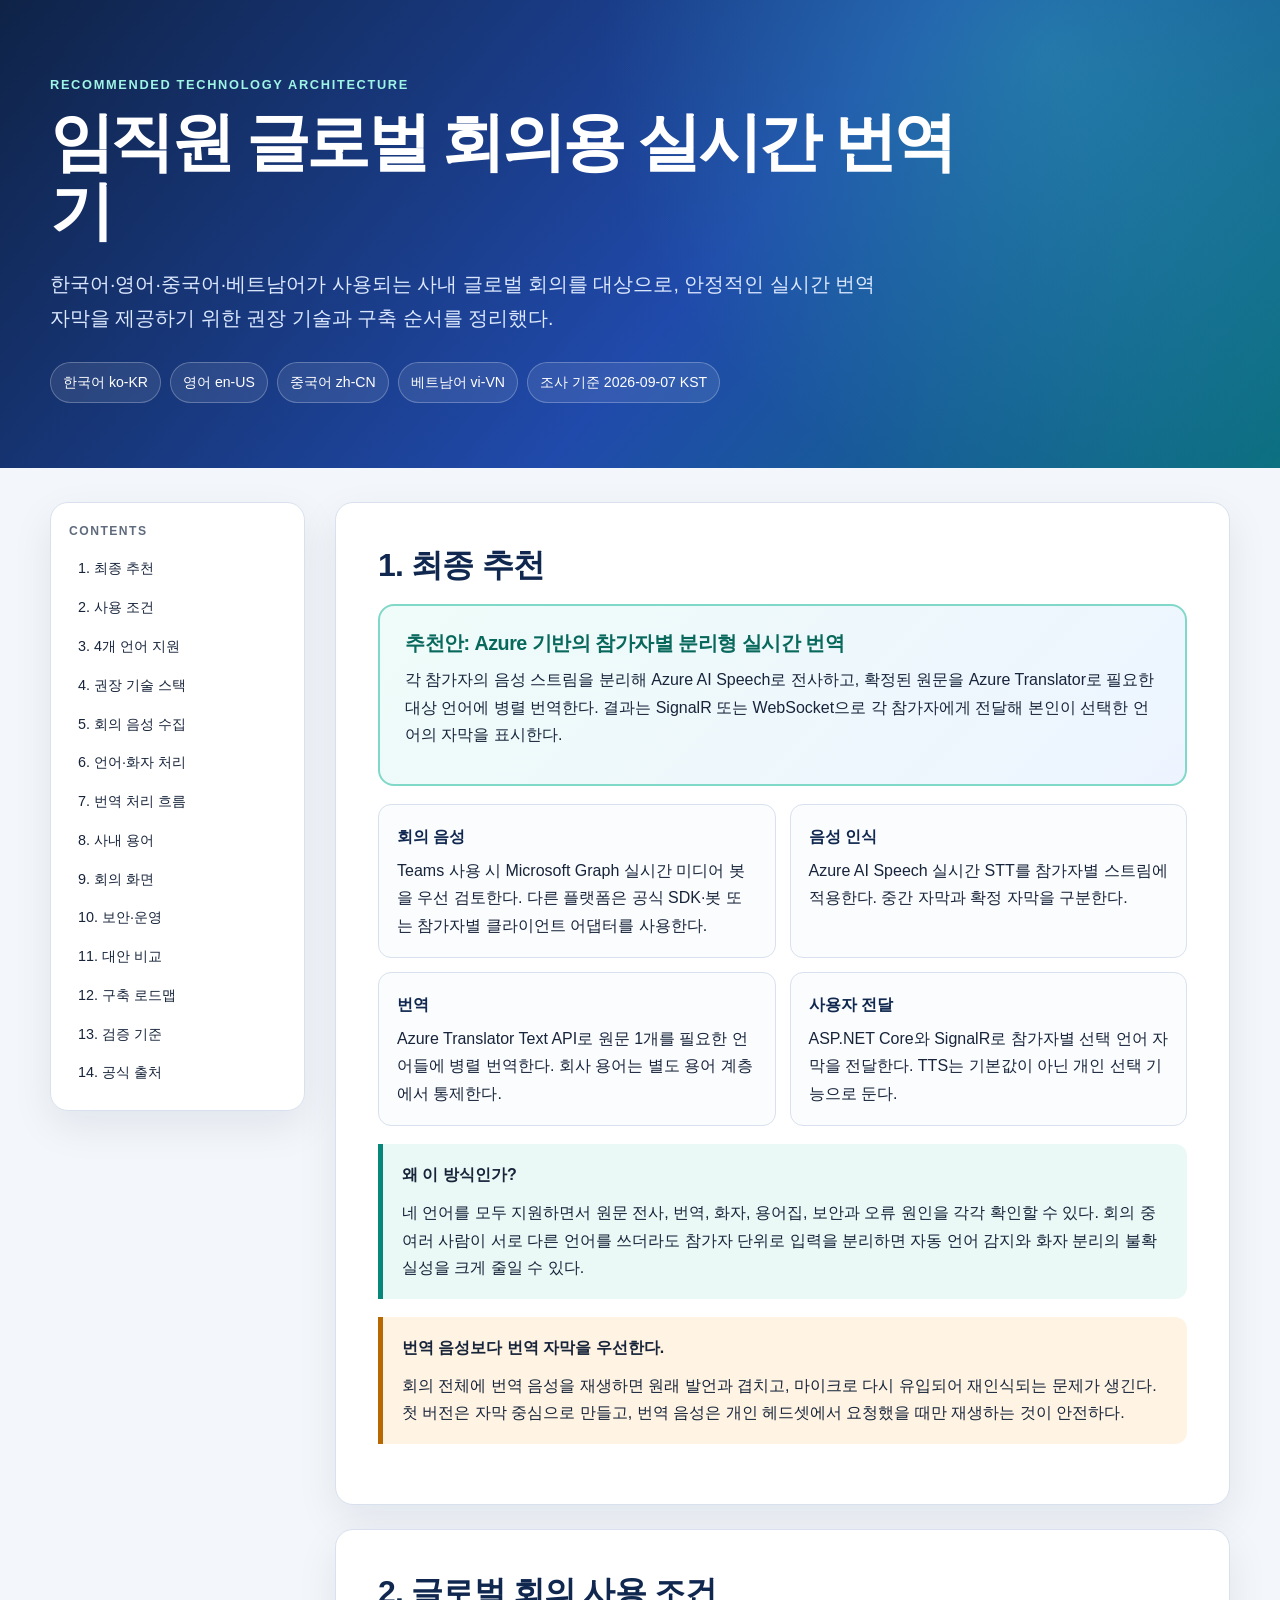
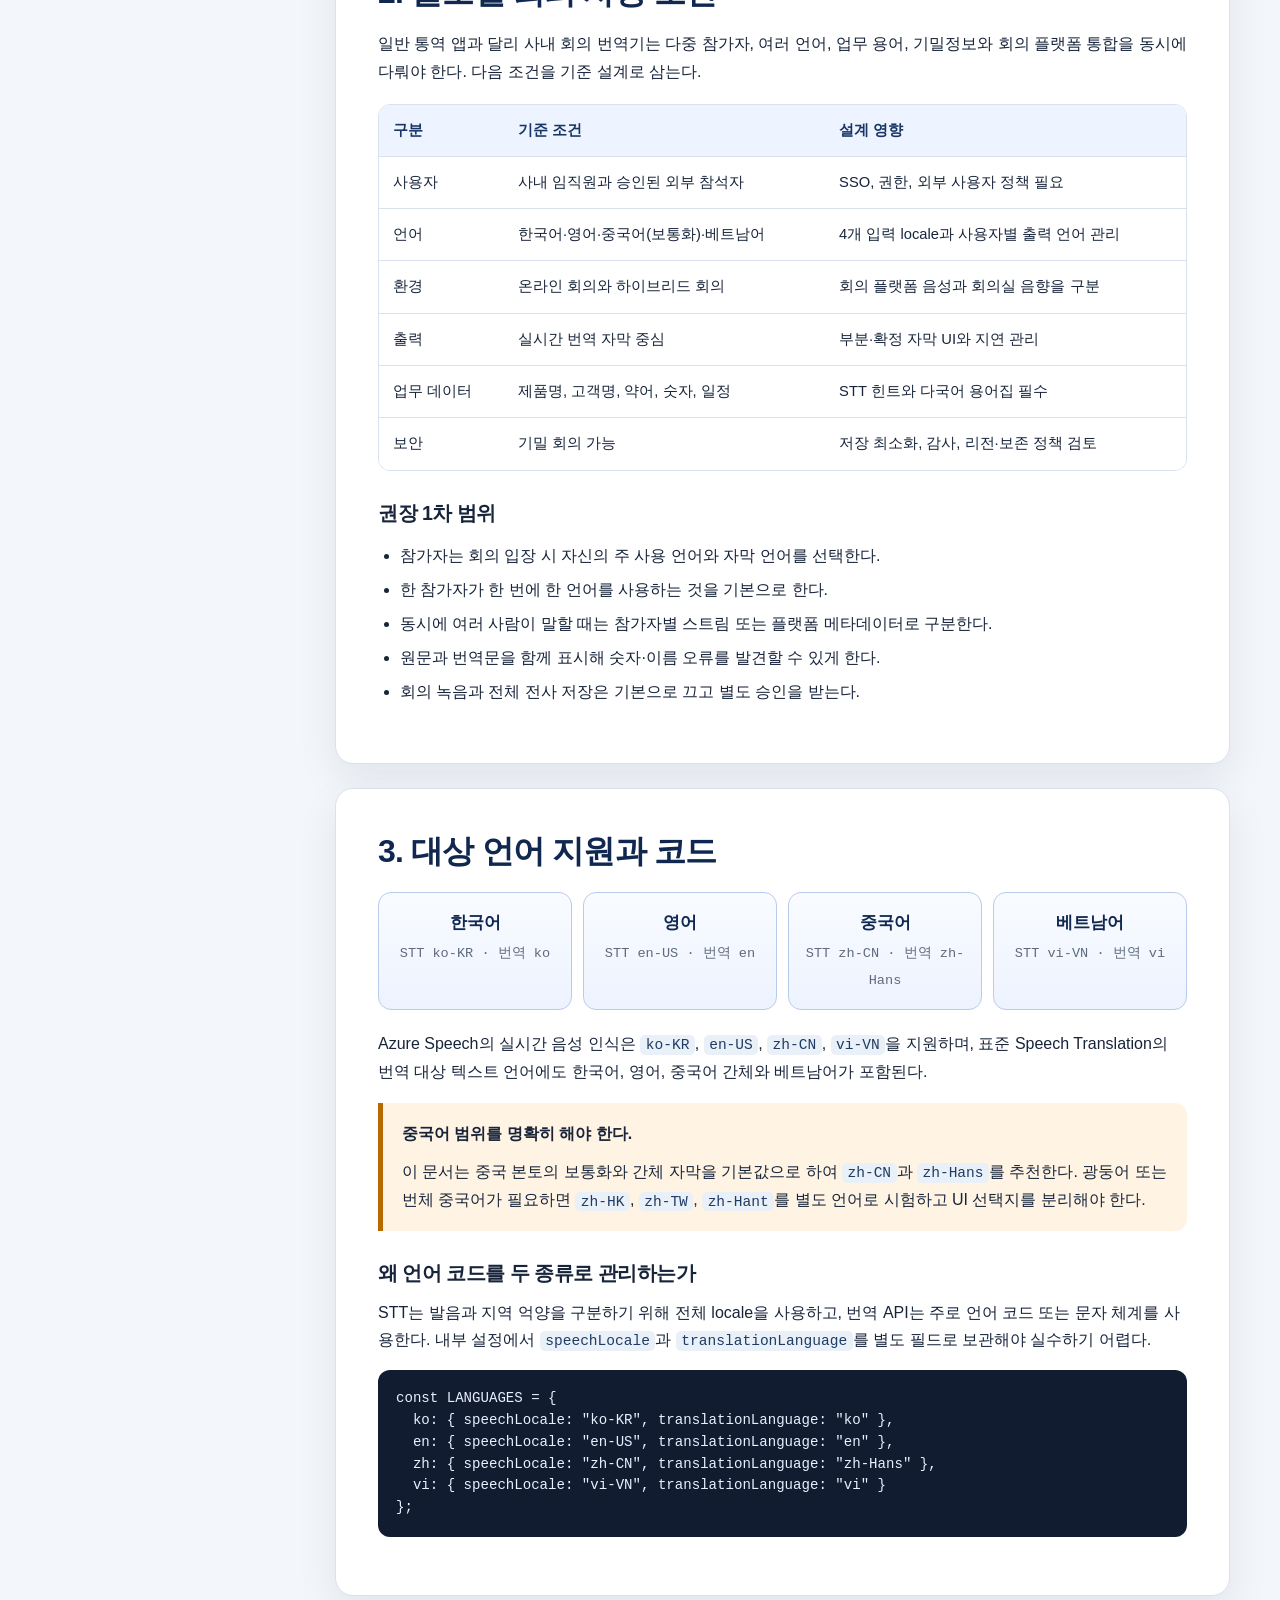
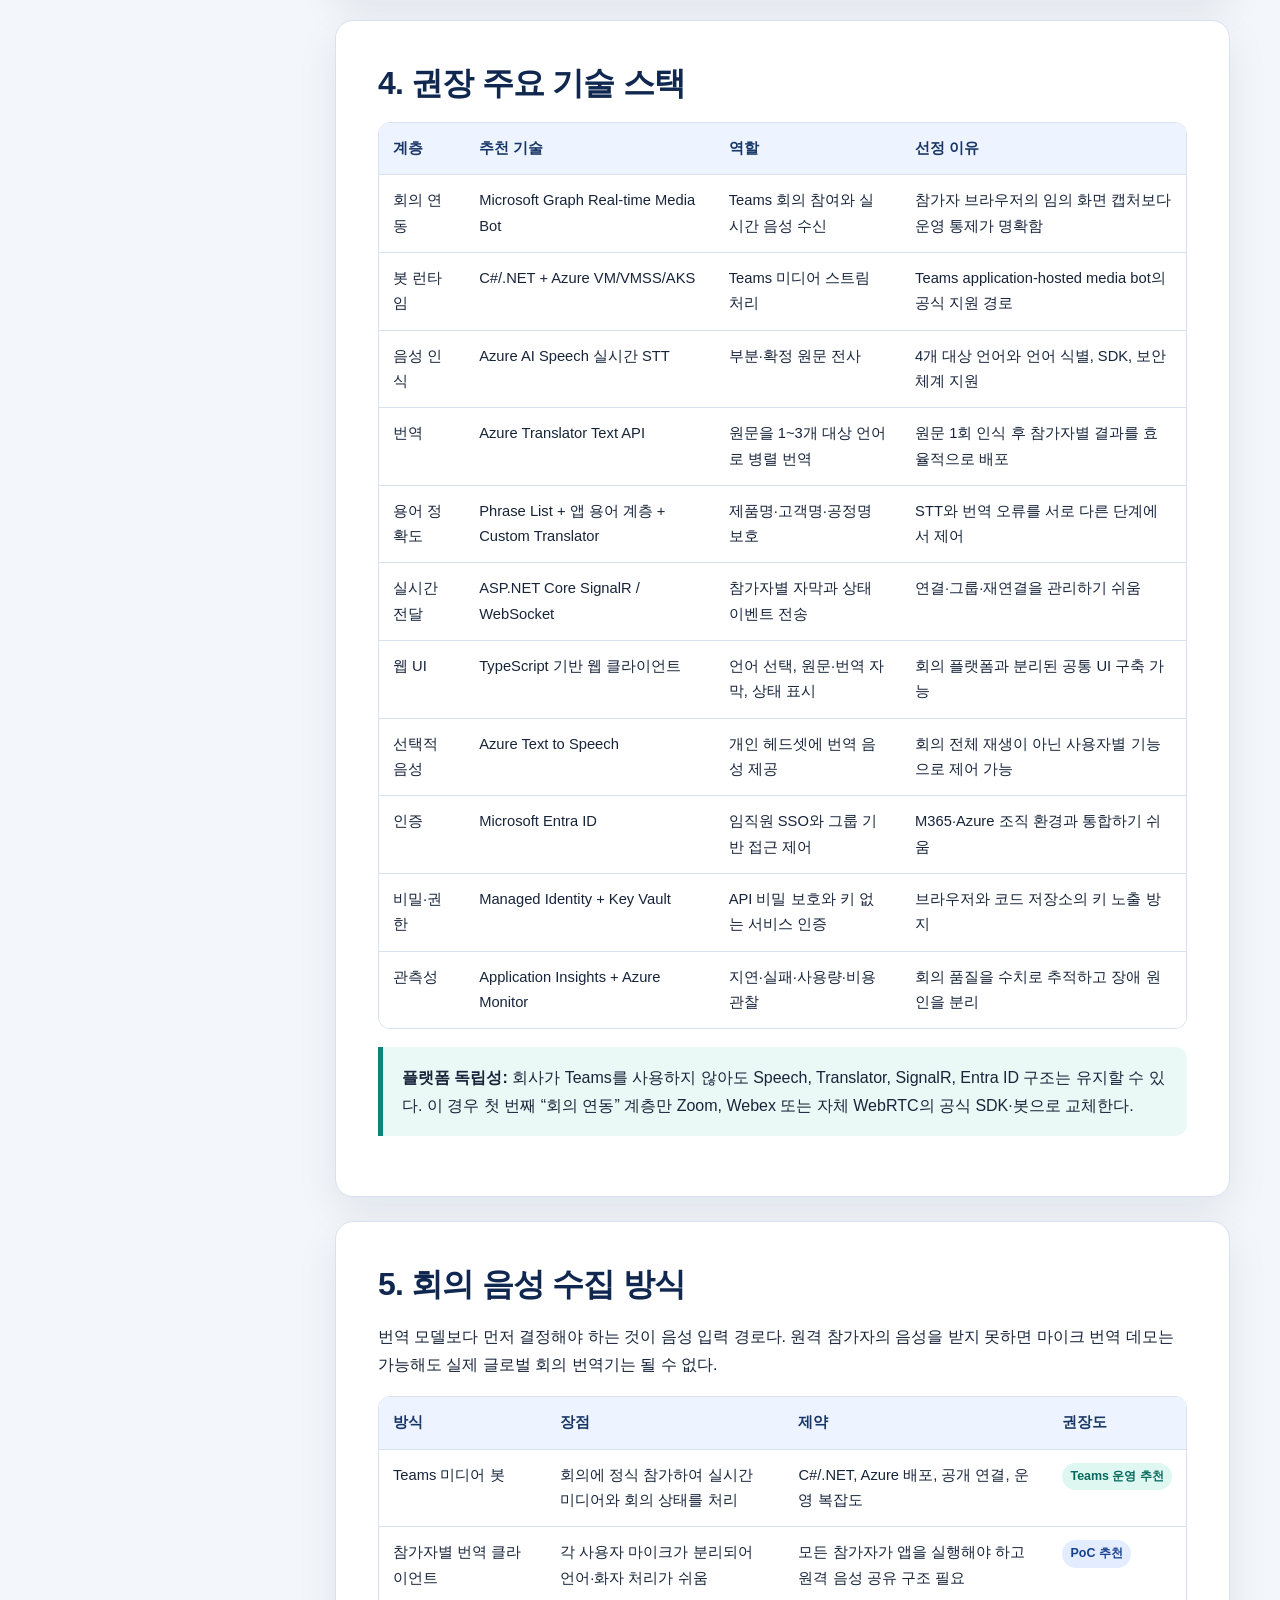
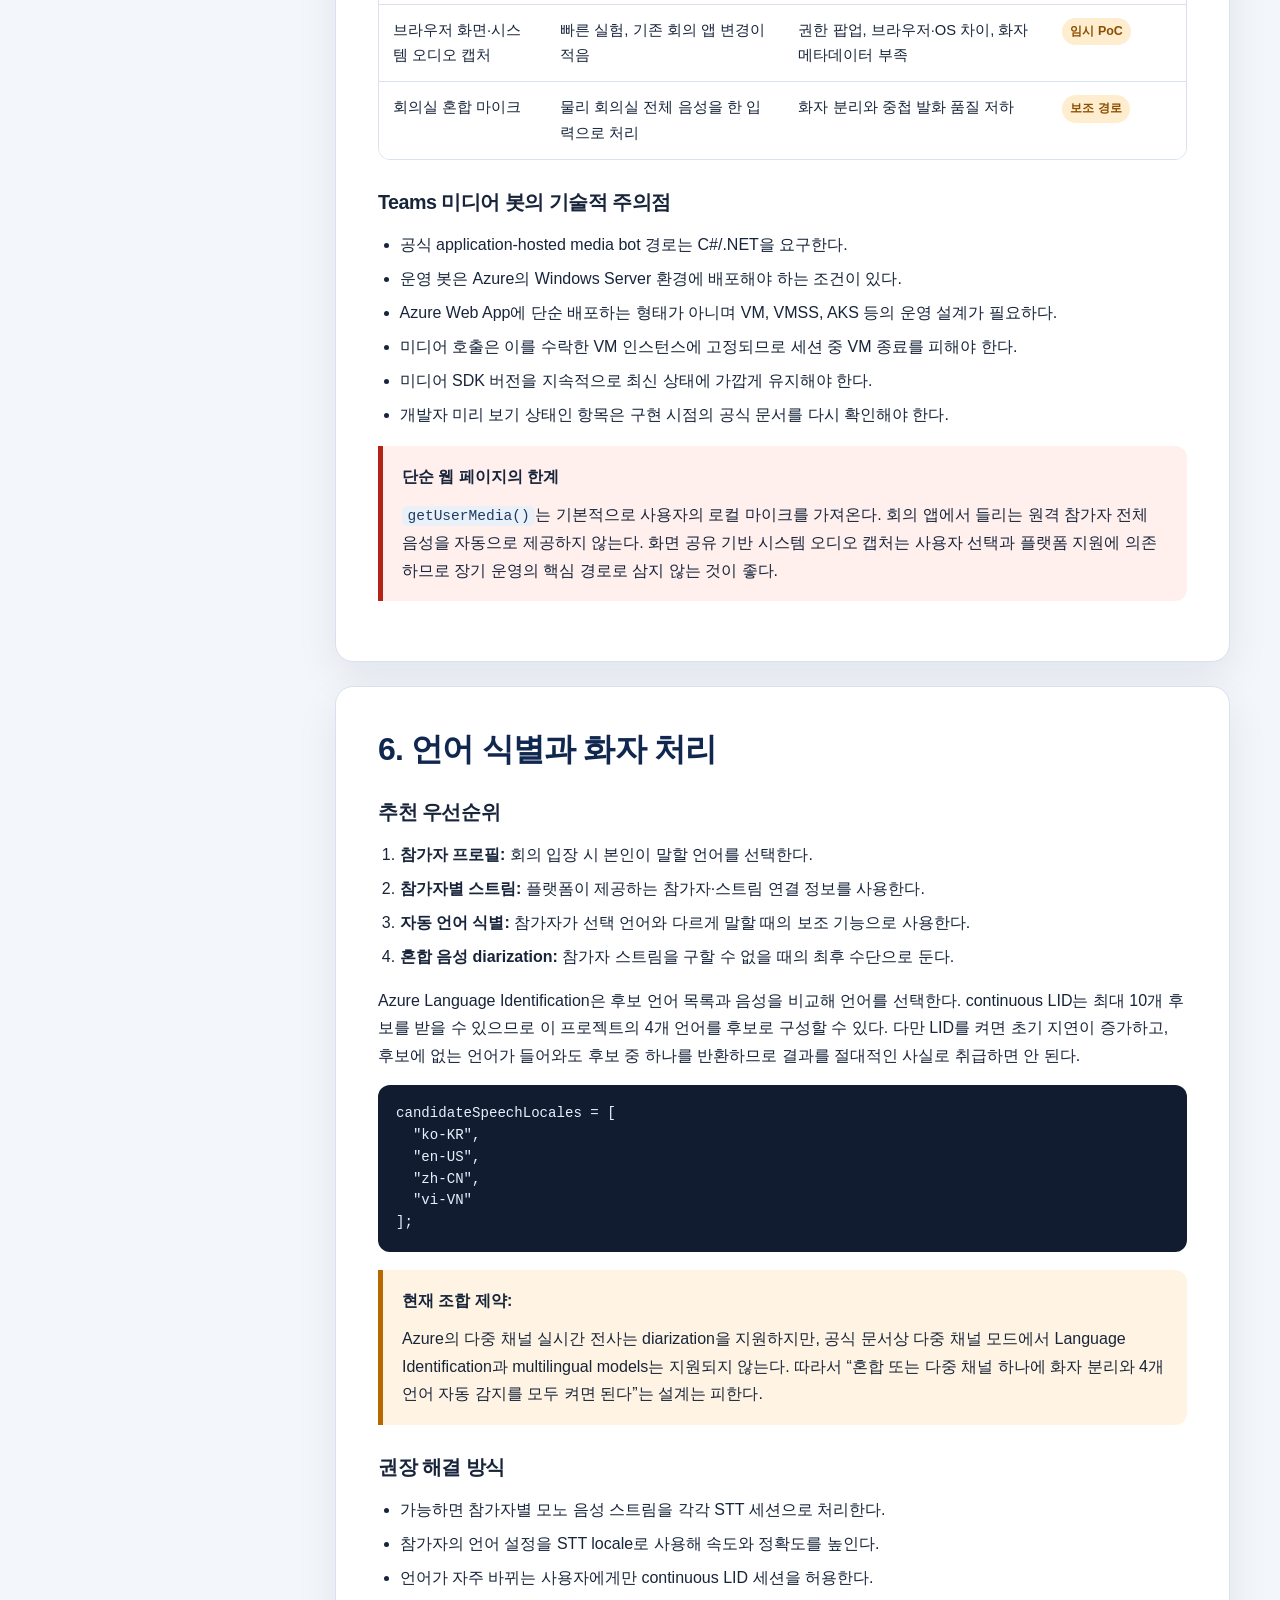
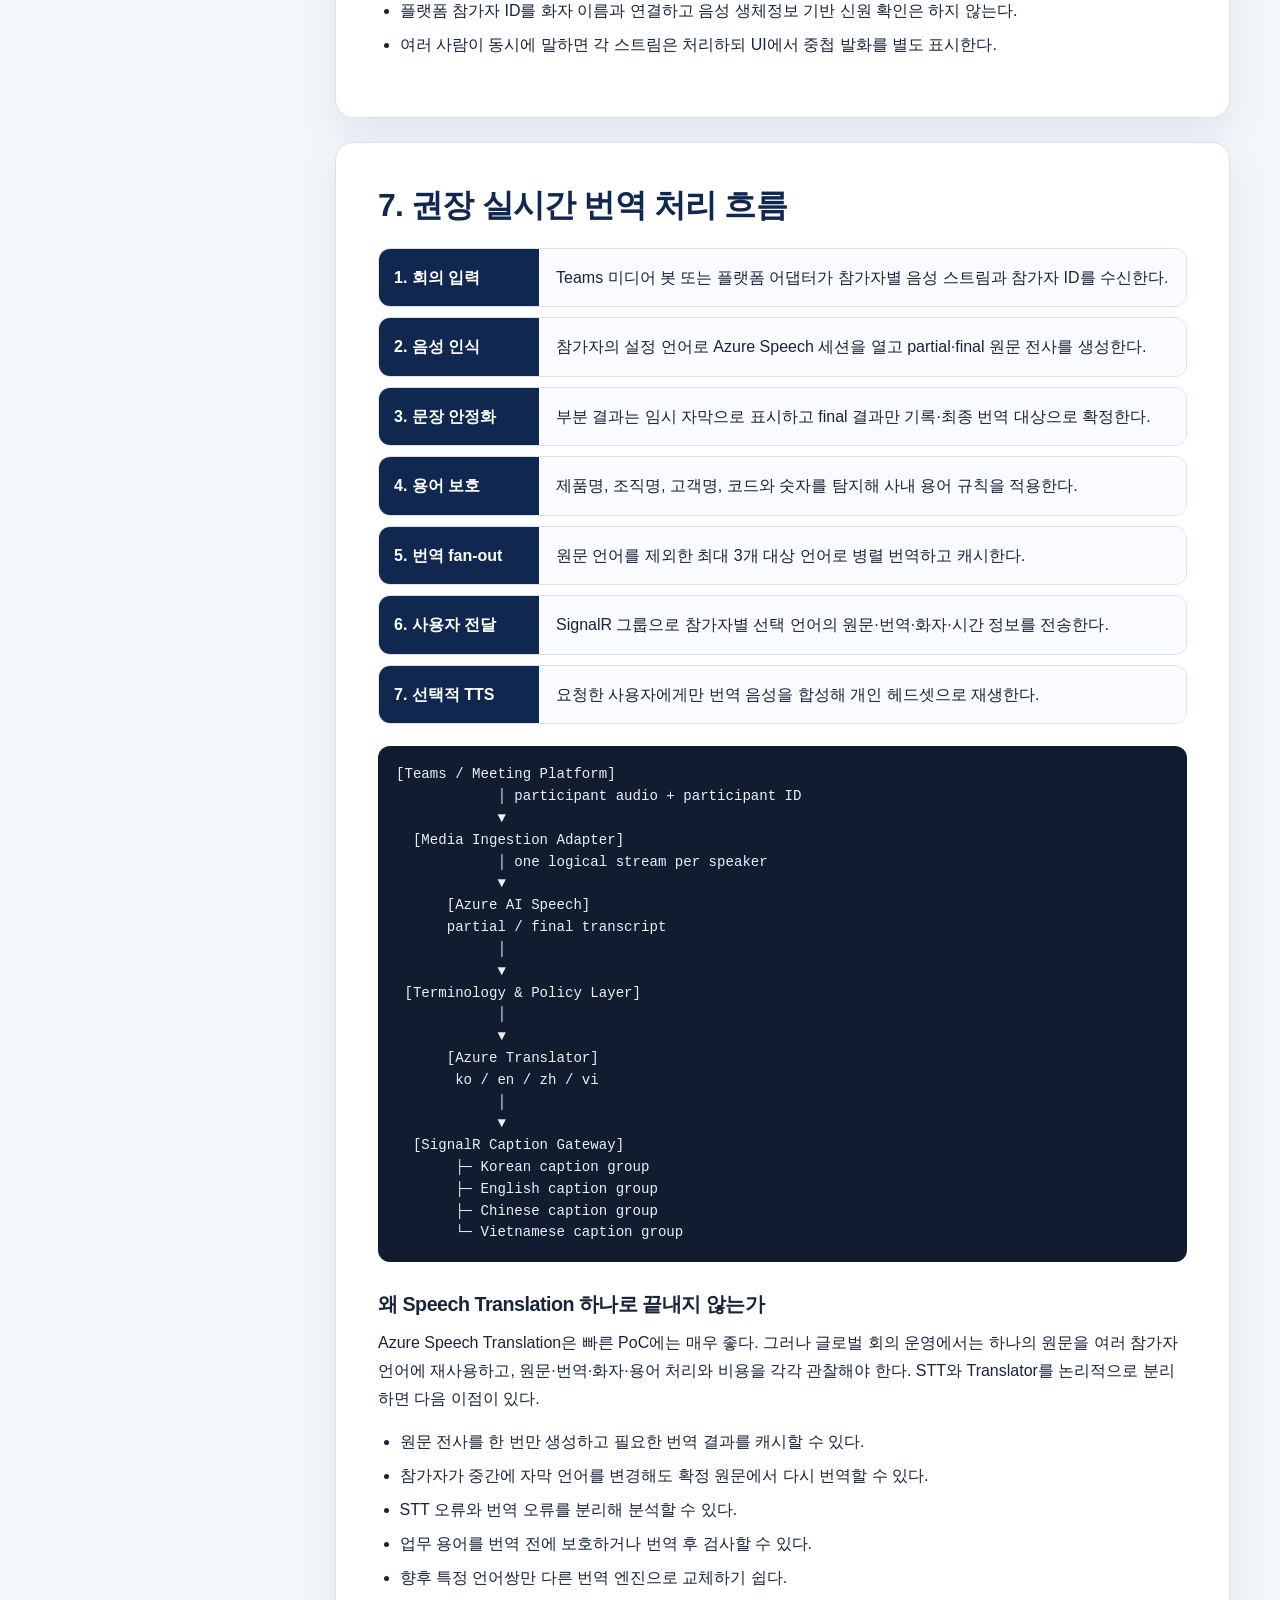
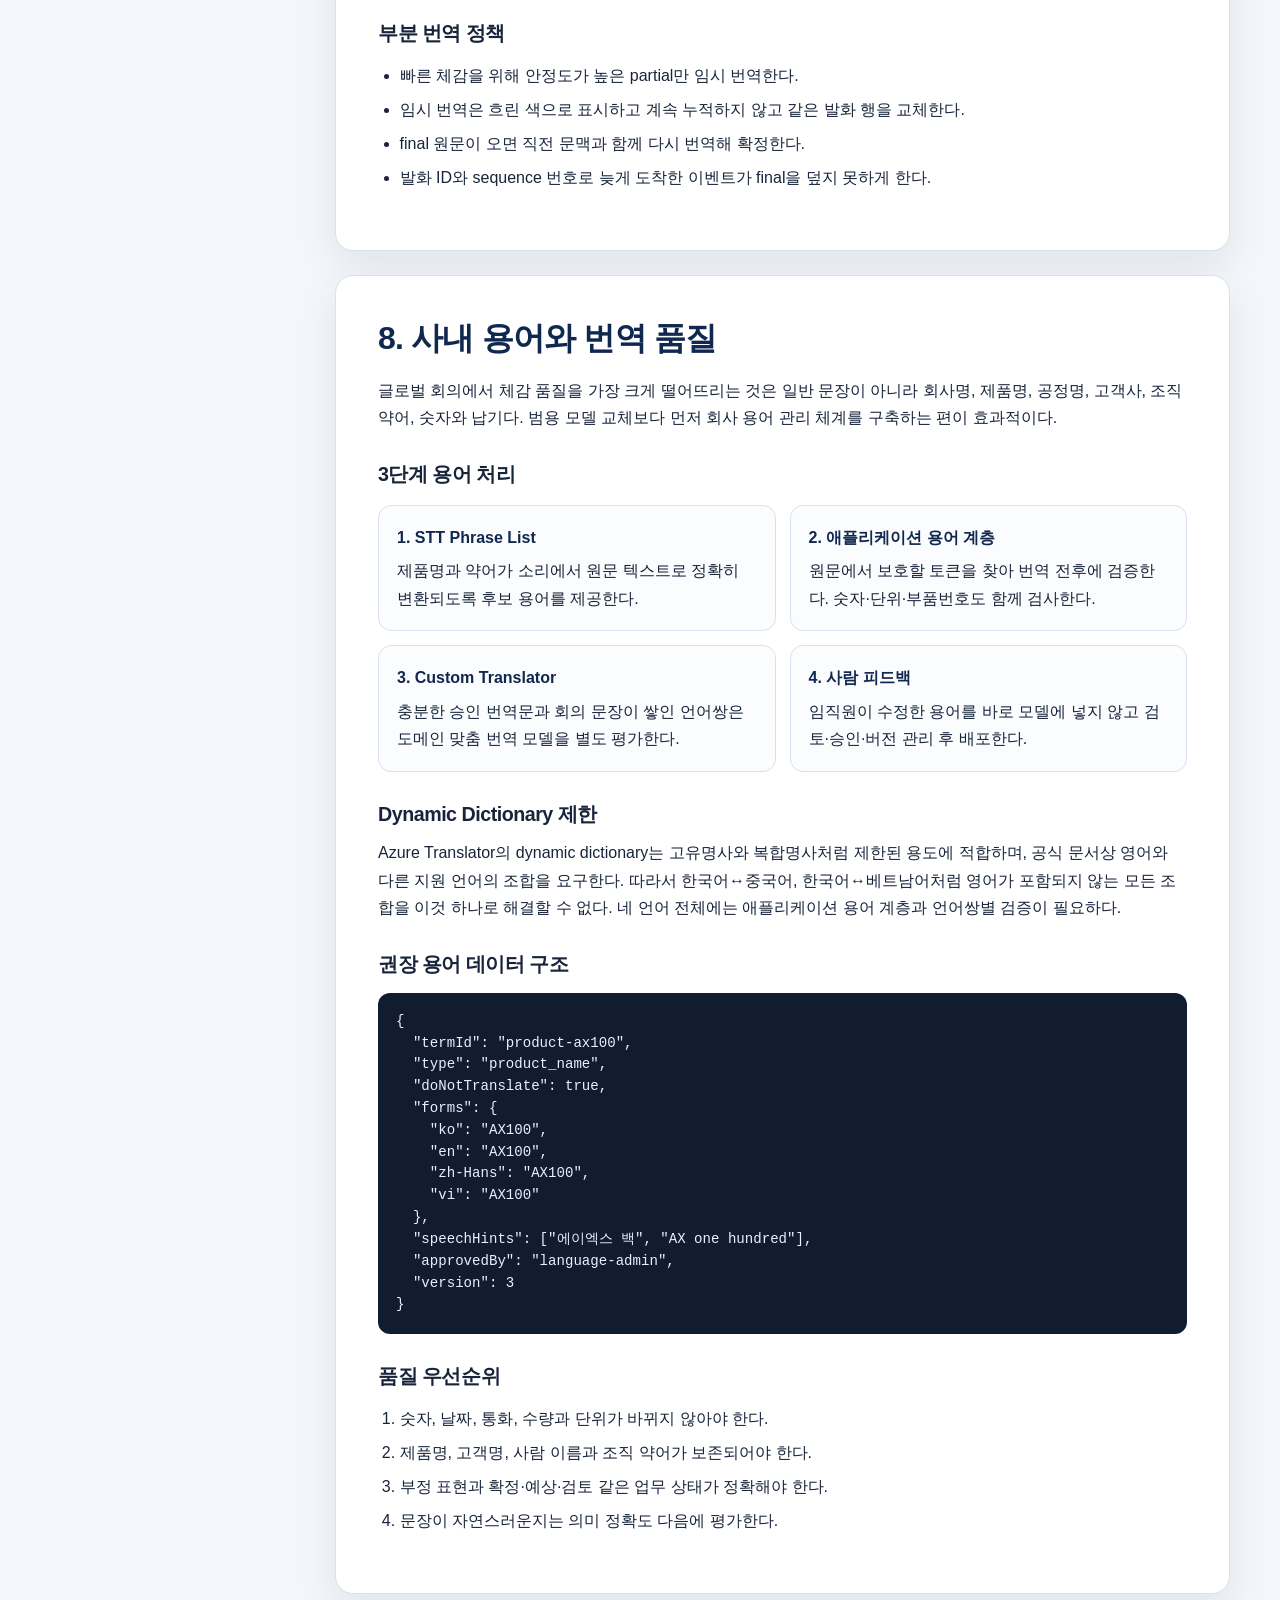
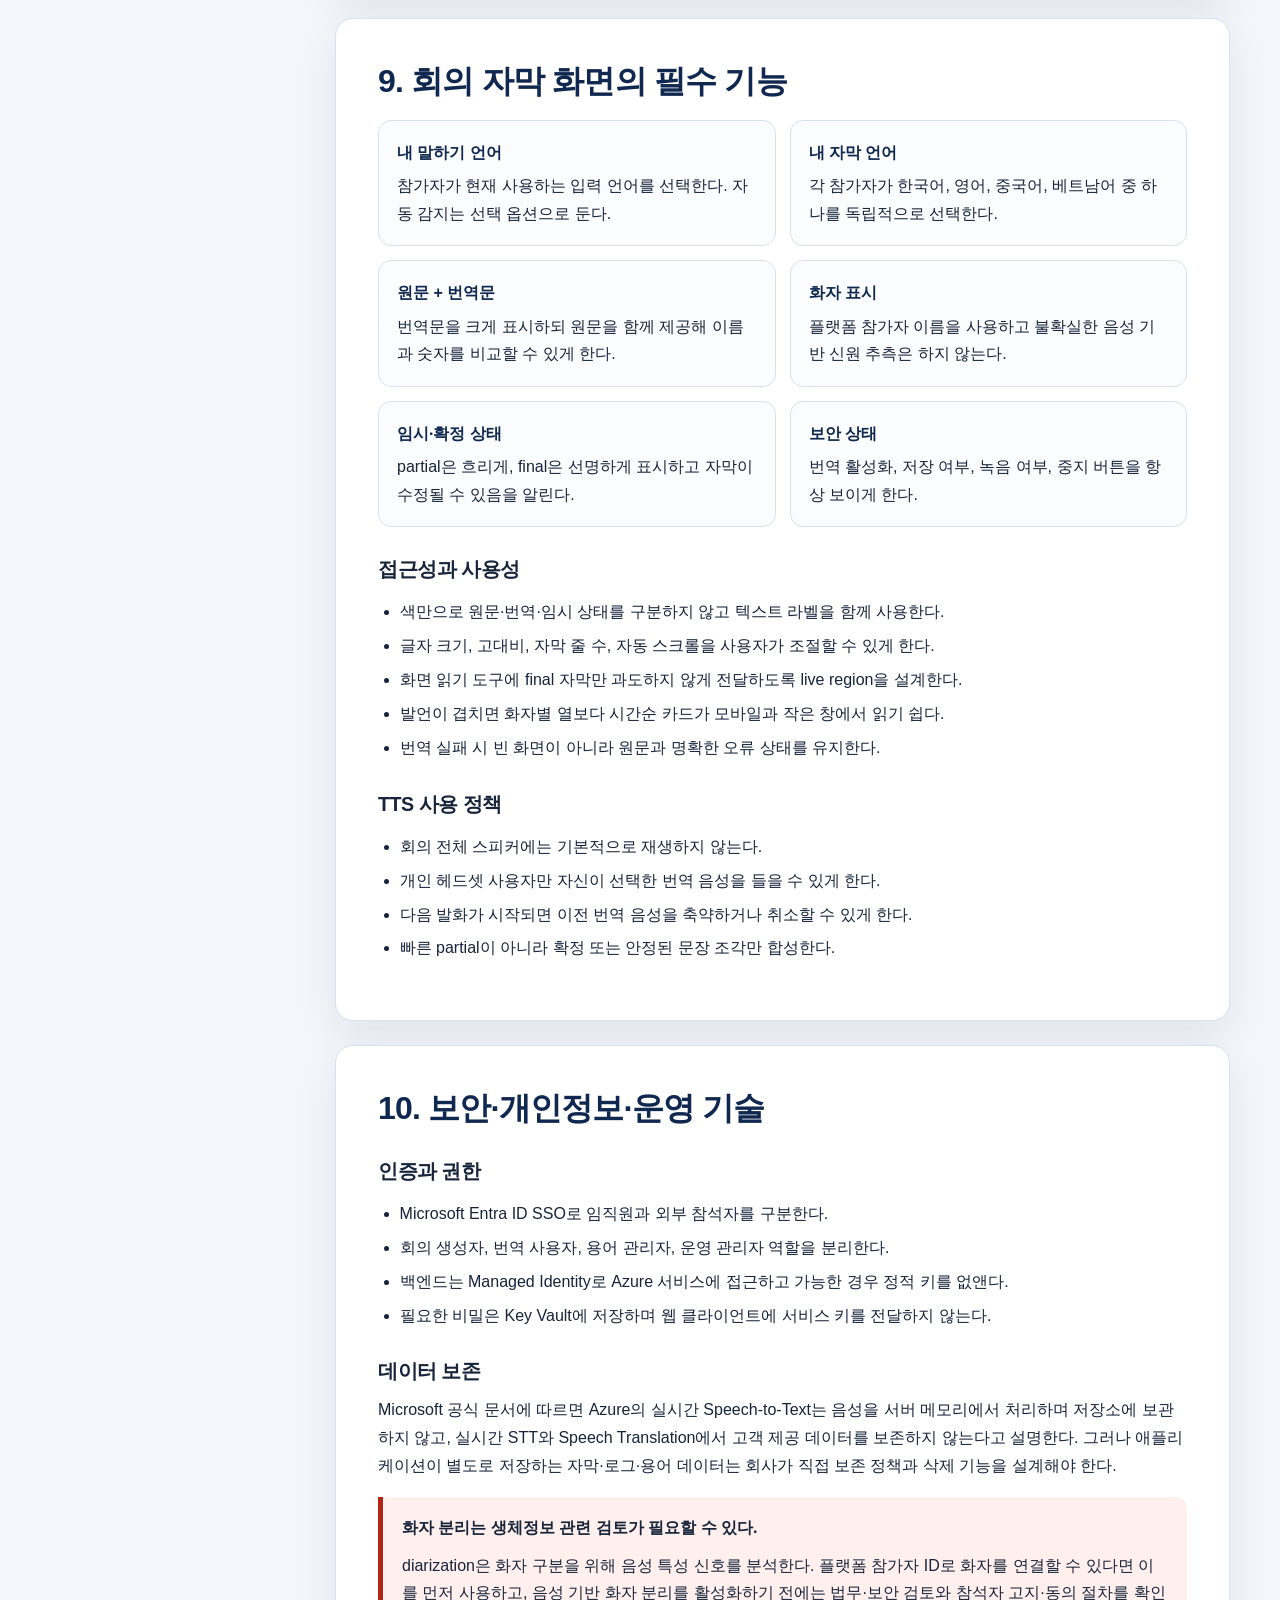
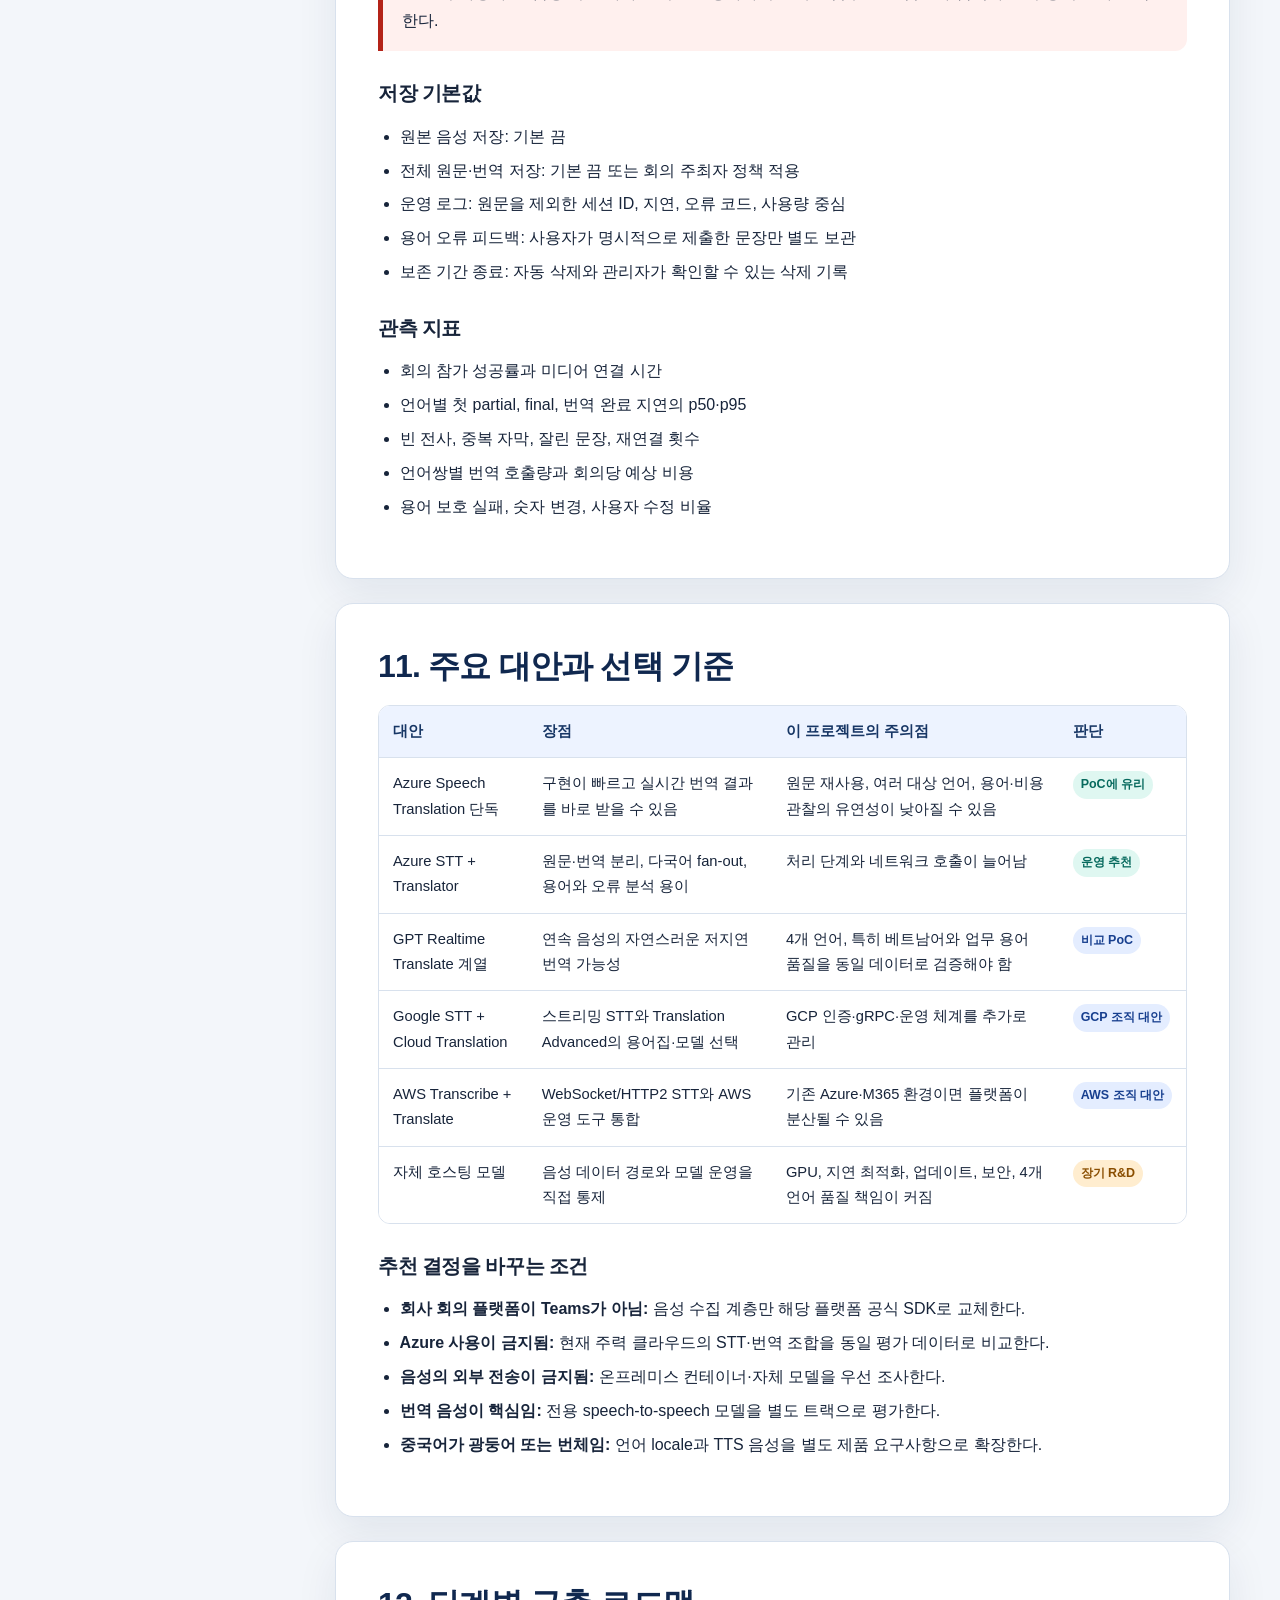
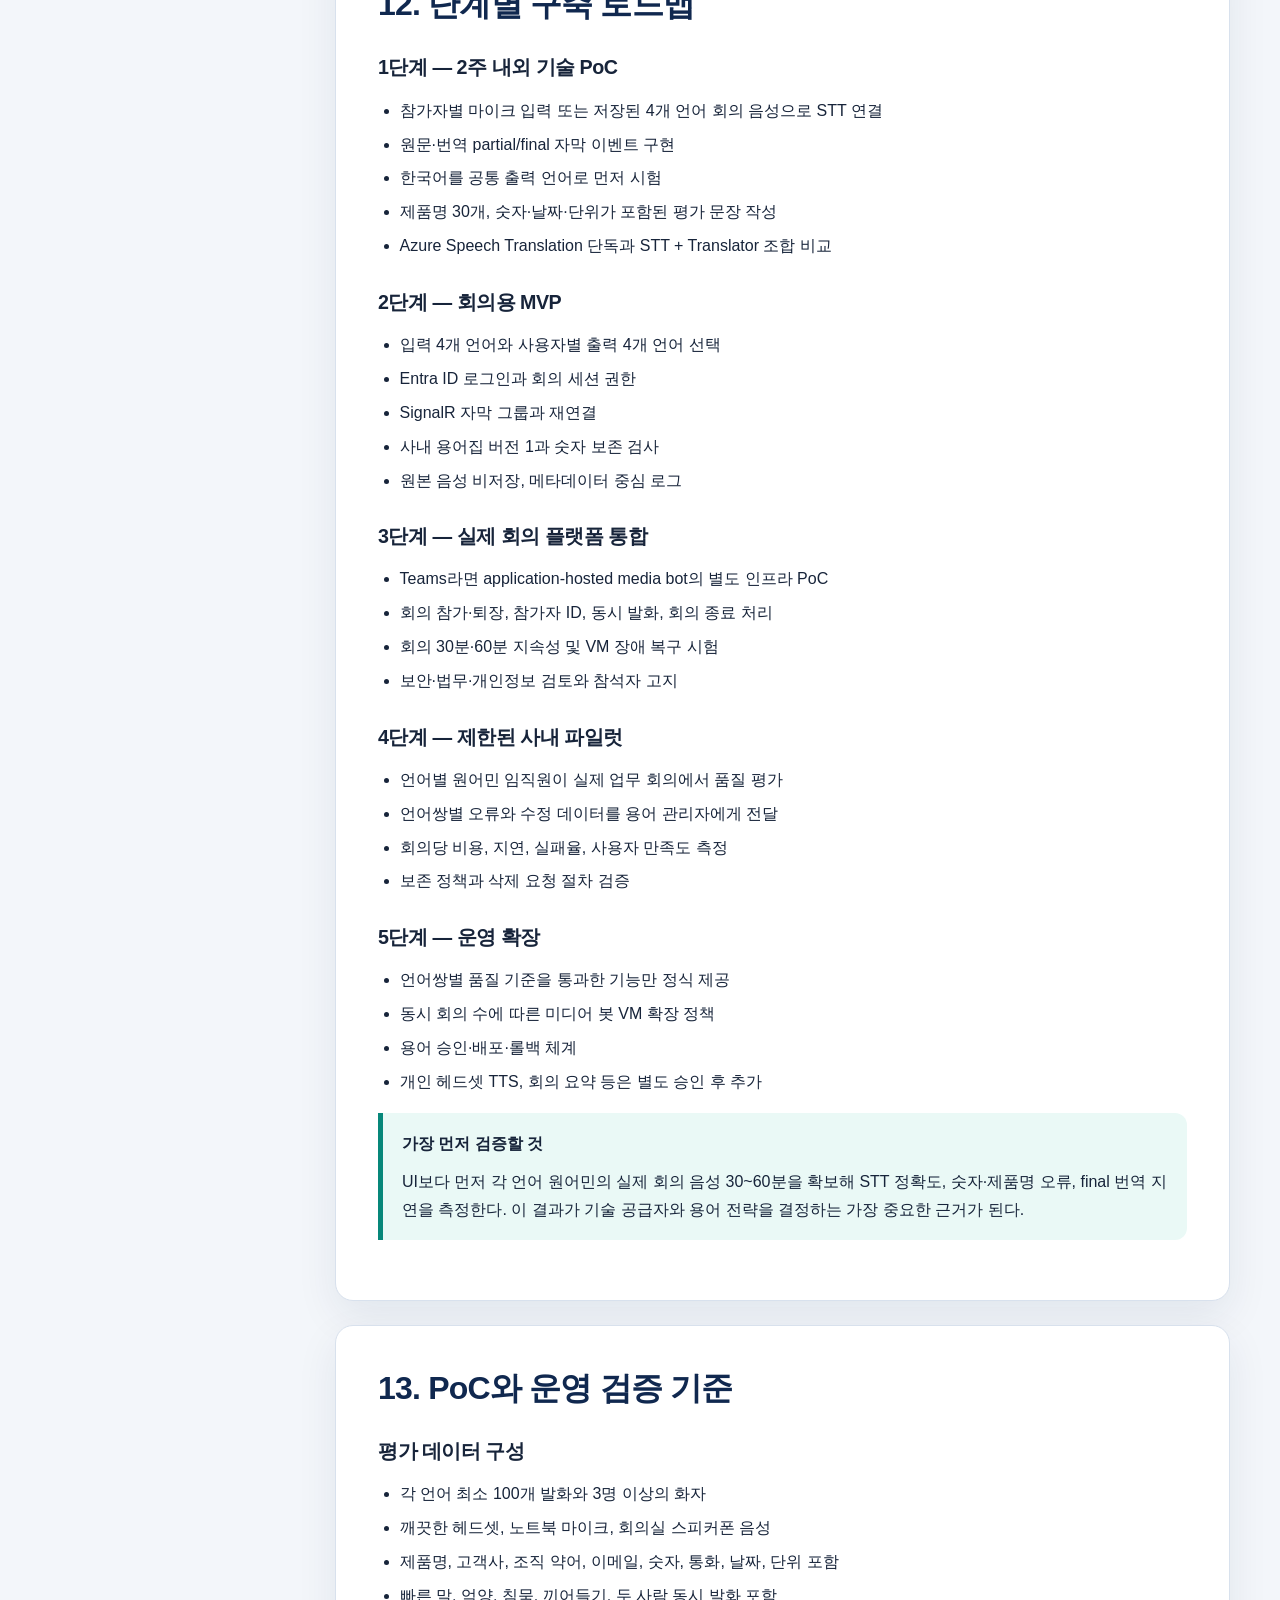
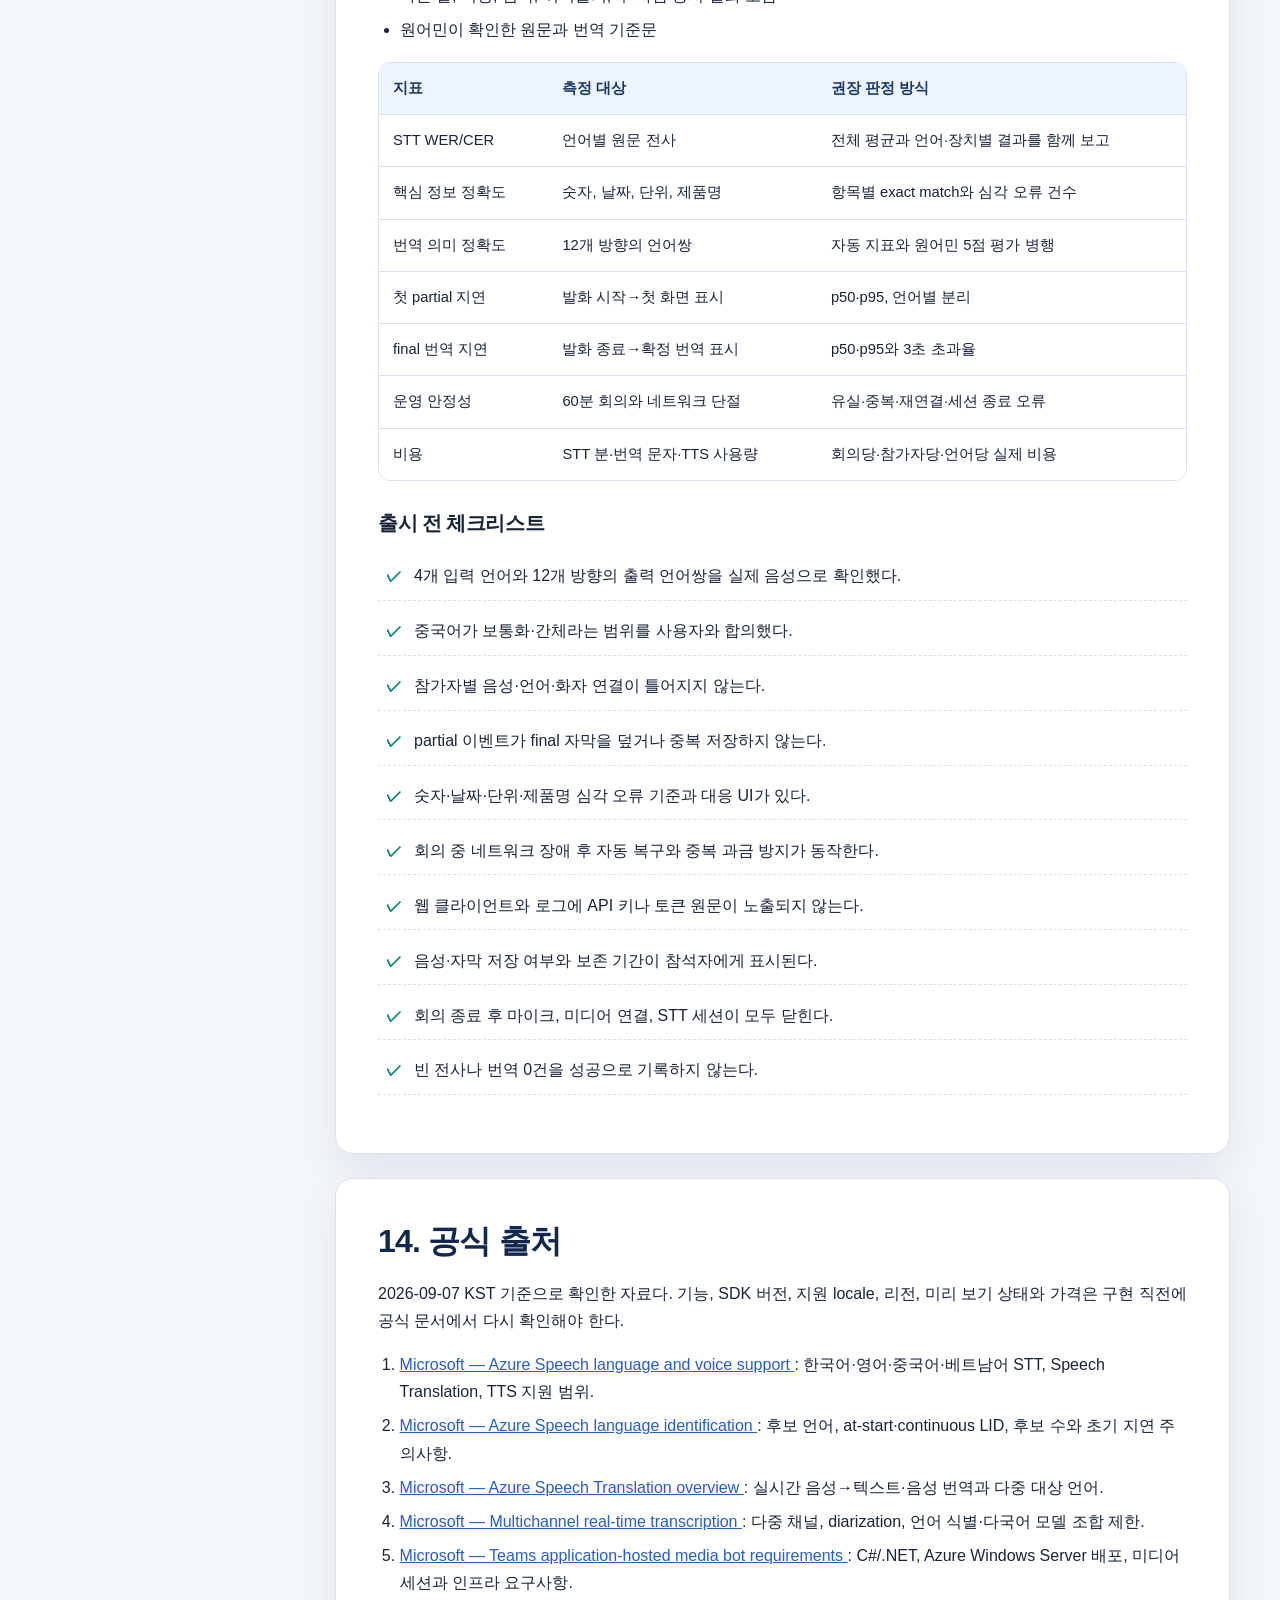
<file: 검토내용/글로벌_회의_번역기_권장_기술.html>
<!doctype html>
<html lang="ko">
<head>
  <meta charset="utf-8">
  <meta name="viewport" content="width=device-width, initial-scale=1">
  <meta name="color-scheme" content="light dark">
  <title>임직원 글로벌 회의용 실시간 번역기 권장 기술</title>
  <style>
    :root {
      --navy: #10284f;
      --blue: #245dd8;
      --blue-soft: #edf4ff;
      --teal: #07877a;
      --teal-soft: #eaf9f6;
      --orange: #b86800;
      --orange-soft: #fff4e3;
      --red: #b42318;
      --red-soft: #fff0ee;
      --ink: #17243a;
      --muted: #5f6b7d;
      --line: #d8e1ed;
      --paper: #ffffff;
      --canvas: #f3f6fa;
      --radius: 18px;
      --shadow: 0 15px 42px rgba(16, 40, 79, 0.08);
    }

    * { box-sizing: border-box; }
    html { scroll-behavior: smooth; }

    body {
      margin: 0;
      background: var(--canvas);
      color: var(--ink);
      font-family: "Segoe UI", "Malgun Gothic", "Apple SD Gothic Neo", sans-serif;
      line-height: 1.72;
    }

    a { color: var(--blue); }
    a:hover { color: var(--navy); }

    code, pre {
      font-family: Consolas, "Cascadia Code", monospace;
    }

    code {
      padding: 0.12rem 0.34rem;
      border-radius: 5px;
      background: #eaf0f7;
      color: #1e3c65;
      font-size: 0.91em;
    }

    .hero {
      overflow: hidden;
      color: white;
      background:
        radial-gradient(circle at 82% 12%, rgba(56, 221, 190, 0.28), transparent 28rem),
        linear-gradient(130deg, #0f2347 0%, #204aab 56%, #0d7181 100%);
    }

    .hero-inner {
      width: min(1180px, calc(100% - 40px));
      margin: 0 auto;
      padding: 74px 0 65px;
    }

    .eyebrow {
      margin: 0 0 12px;
      color: #9ff5e5;
      font-size: 0.8rem;
      font-weight: 800;
      letter-spacing: 0.13em;
      text-transform: uppercase;
    }

    h1 {
      max-width: 910px;
      margin: 0;
      font-size: clamp(2.2rem, 5vw, 4.45rem);
      line-height: 1.08;
      letter-spacing: -0.055em;
    }

    .hero p.lead {
      max-width: 830px;
      margin: 22px 0 0;
      color: #dce8ff;
      font-size: clamp(1rem, 2vw, 1.22rem);
    }

    .chips {
      display: flex;
      flex-wrap: wrap;
      gap: 9px;
      margin-top: 27px;
    }

    .chip {
      padding: 7px 12px;
      border: 1px solid rgba(255, 255, 255, 0.25);
      border-radius: 999px;
      background: rgba(255, 255, 255, 0.09);
      font-size: 0.88rem;
    }

    .layout {
      display: grid;
      grid-template-columns: 255px minmax(0, 1fr);
      gap: 30px;
      align-items: start;
      width: min(1180px, calc(100% - 40px));
      margin: 34px auto 70px;
    }

    nav {
      position: sticky;
      top: 20px;
      padding: 18px;
      border: 1px solid var(--line);
      border-radius: var(--radius);
      background: var(--paper);
      box-shadow: var(--shadow);
    }

    nav strong {
      display: block;
      margin: 0 0 8px;
      color: var(--muted);
      font-size: 0.76rem;
      letter-spacing: 0.12em;
    }

    nav a {
      display: block;
      padding: 7px 9px;
      border-radius: 8px;
      color: var(--ink);
      text-decoration: none;
      font-size: 0.9rem;
    }

    nav a:hover {
      background: var(--blue-soft);
      color: var(--blue);
    }

    main { min-width: 0; }

    section {
      margin-bottom: 24px;
      padding: clamp(24px, 4vw, 42px);
      border: 1px solid var(--line);
      border-radius: var(--radius);
      background: var(--paper);
      box-shadow: var(--shadow);
      scroll-margin-top: 20px;
    }

    h2, h3, h4 {
      line-height: 1.28;
      letter-spacing: -0.025em;
    }

    h2 {
      margin: 0 0 18px;
      color: var(--navy);
      font-size: clamp(1.45rem, 3vw, 2rem);
    }

    h3 {
      margin: 30px 0 12px;
      font-size: 1.23rem;
    }

    h4 { margin: 20px 0 8px; }
    p { margin: 0.65rem 0; }
    ul, ol { padding-left: 1.35rem; }
    li + li { margin-top: 0.4rem; }

    .callout {
      margin: 18px 0;
      padding: 17px 19px;
      border-left: 5px solid var(--blue);
      border-radius: 0 12px 12px 0;
      background: var(--blue-soft);
    }

    .callout.good { border-left-color: var(--teal); background: var(--teal-soft); }
    .callout.warn { border-left-color: var(--orange); background: var(--orange-soft); }
    .callout.danger { border-left-color: var(--red); background: var(--red-soft); }
    .callout p:first-child { margin-top: 0; }
    .callout p:last-child { margin-bottom: 0; }

    .recommendation {
      padding: 25px;
      border: 2px solid #80d9c8;
      border-radius: 16px;
      background: linear-gradient(135deg, #effcf9, #edf4ff);
    }

    .recommendation h3 {
      margin: 0 0 10px;
      color: #08685c;
    }

    .cards {
      display: grid;
      grid-template-columns: repeat(2, minmax(0, 1fr));
      gap: 14px;
      margin: 18px 0;
    }

    .card {
      padding: 18px;
      border: 1px solid var(--line);
      border-radius: 13px;
      background: #fbfcfe;
    }

    .card strong {
      display: block;
      margin-bottom: 6px;
      color: var(--navy);
    }

    .card small { color: var(--muted); }

    .language-grid {
      display: grid;
      grid-template-columns: repeat(4, minmax(0, 1fr));
      gap: 11px;
      margin: 20px 0;
    }

    .language {
      padding: 16px 12px;
      border: 1px solid #b9cbed;
      border-radius: 13px;
      background: linear-gradient(180deg, #f9fbff, #edf3ff);
      text-align: center;
    }

    .language b {
      display: block;
      color: var(--navy);
      font-size: 1.05rem;
    }

    .language span {
      color: var(--muted);
      font-family: Consolas, monospace;
      font-size: 0.85rem;
    }

    .architecture {
      display: grid;
      gap: 10px;
      margin: 22px 0;
    }

    .arch-row {
      display: grid;
      grid-template-columns: 160px minmax(0, 1fr);
      border: 1px solid var(--line);
      border-radius: 12px;
      overflow: hidden;
    }

    .arch-label {
      display: flex;
      align-items: center;
      padding: 15px;
      color: white;
      background: var(--navy);
      font-weight: 700;
    }

    .arch-body {
      padding: 15px 17px;
      background: #f9fbfe;
    }

    .table-wrap {
      overflow-x: auto;
      margin: 18px 0;
      border: 1px solid var(--line);
      border-radius: 12px;
    }

    table {
      width: 100%;
      min-width: 760px;
      border-collapse: collapse;
      background: var(--paper);
      font-size: 0.92rem;
    }

    th, td {
      padding: 13px 14px;
      border-bottom: 1px solid var(--line);
      text-align: left;
      vertical-align: top;
    }

    th {
      color: #173665;
      background: #edf3ff;
      white-space: nowrap;
    }

    tbody tr:last-child td { border-bottom: 0; }
    tbody tr:hover { background: #f8faff; }

    .badge {
      display: inline-block;
      padding: 3px 8px;
      border-radius: 999px;
      color: #173f8f;
      background: #e4edff;
      font-size: 0.78rem;
      font-weight: 800;
      white-space: nowrap;
    }

    .badge.green { color: #06695d; background: #dff7f1; }
    .badge.orange { color: #8a4e00; background: #ffedcf; }

    pre {
      overflow-x: auto;
      margin: 16px 0;
      padding: 18px;
      border-radius: 12px;
      color: #e8f0ff;
      background: #111c31;
      font-size: 0.88rem;
      line-height: 1.55;
    }

    .checklist {
      padding: 0;
      list-style: none;
    }

    .checklist li {
      position: relative;
      padding: 10px 10px 10px 36px;
      border-bottom: 1px dashed var(--line);
    }

    .checklist li::before {
      content: "✓";
      position: absolute;
      left: 8px;
      color: var(--teal);
      font-weight: 900;
    }

    .sources li { overflow-wrap: anywhere; }

    footer {
      padding: 30px 20px 50px;
      color: var(--muted);
      text-align: center;
      font-size: 0.88rem;
    }

    @media (max-width: 930px) {
      .layout { grid-template-columns: 1fr; }
      nav { position: static; }
      nav a { display: inline-block; margin: 2px; }
      .language-grid { grid-template-columns: repeat(2, minmax(0, 1fr)); }
    }

    @media (max-width: 650px) {
      .hero-inner, .layout { width: min(100% - 24px, 1180px); }
      .hero-inner { padding: 50px 0 44px; }
      section { padding: 22px 18px; }
      .cards, .language-grid { grid-template-columns: 1fr; }
      .arch-row { grid-template-columns: 1fr; }
      .arch-label { padding: 11px 15px; }
    }

    @media print {
      body { background: white; }
      .hero { background: #173b70 !important; print-color-adjust: exact; }
      .layout { display: block; width: 100%; margin: 0; }
      nav { display: none; }
      section { box-shadow: none; break-inside: avoid; }
      a { color: #173b70; text-decoration: none; }
    }
  </style>
</head>
<body>
  <header class="hero">
    <div class="hero-inner">
      <p class="eyebrow">Recommended Technology Architecture</p>
      <h1>임직원 글로벌 회의용 실시간 번역기</h1>
      <p class="lead">
        한국어·영어·중국어·베트남어가 사용되는 사내 글로벌 회의를 대상으로,
        안정적인 실시간 번역 자막을 제공하기 위한 권장 기술과 구축 순서를 정리했다.
      </p>
      <div class="chips">
        <span class="chip">한국어 ko-KR</span>
        <span class="chip">영어 en-US</span>
        <span class="chip">중국어 zh-CN</span>
        <span class="chip">베트남어 vi-VN</span>
        <span class="chip">조사 기준 2026-09-07 KST</span>
      </div>
    </div>
  </header>

  <div class="layout">
    <nav aria-label="보고서 목차">
      <strong>CONTENTS</strong>
      <a href="#executive">1. 최종 추천</a>
      <a href="#requirements">2. 사용 조건</a>
      <a href="#languages">3. 4개 언어 지원</a>
      <a href="#stack">4. 권장 기술 스택</a>
      <a href="#audio">5. 회의 음성 수집</a>
      <a href="#language-id">6. 언어·화자 처리</a>
      <a href="#flow">7. 번역 처리 흐름</a>
      <a href="#glossary">8. 사내 용어</a>
      <a href="#ui">9. 회의 화면</a>
      <a href="#security">10. 보안·운영</a>
      <a href="#alternatives">11. 대안 비교</a>
      <a href="#roadmap">12. 구축 로드맵</a>
      <a href="#validation">13. 검증 기준</a>
      <a href="#sources">14. 공식 출처</a>
    </nav>

    <main>
      <section id="executive">
        <h2>1. 최종 추천</h2>

        <div class="recommendation">
          <h3>추천안: Azure 기반의 참가자별 분리형 실시간 번역</h3>
          <p>
            각 참가자의 음성 스트림을 분리해 Azure AI Speech로 전사하고, 확정된 원문을
            Azure Translator로 필요한 대상 언어에 병렬 번역한다. 결과는 SignalR 또는
            WebSocket으로 각 참가자에게 전달해 본인이 선택한 언어의 자막을 표시한다.
          </p>
        </div>

        <div class="cards">
          <div class="card">
            <strong>회의 음성</strong>
            Teams 사용 시 Microsoft Graph 실시간 미디어 봇을 우선 검토한다.
            다른 플랫폼은 공식 SDK·봇 또는 참가자별 클라이언트 어댑터를 사용한다.
          </div>
          <div class="card">
            <strong>음성 인식</strong>
            Azure AI Speech 실시간 STT를 참가자별 스트림에 적용한다.
            중간 자막과 확정 자막을 구분한다.
          </div>
          <div class="card">
            <strong>번역</strong>
            Azure Translator Text API로 원문 1개를 필요한 언어들에 병렬 번역한다.
            회사 용어는 별도 용어 계층에서 통제한다.
          </div>
          <div class="card">
            <strong>사용자 전달</strong>
            ASP.NET Core와 SignalR로 참가자별 선택 언어 자막을 전달한다.
            TTS는 기본값이 아닌 개인 선택 기능으로 둔다.
          </div>
        </div>

        <div class="callout good">
          <p><strong>왜 이 방식인가?</strong></p>
          <p>
            네 언어를 모두 지원하면서 원문 전사, 번역, 화자, 용어집, 보안과 오류 원인을
            각각 확인할 수 있다. 회의 중 여러 사람이 서로 다른 언어를 쓰더라도 참가자 단위로
            입력을 분리하면 자동 언어 감지와 화자 분리의 불확실성을 크게 줄일 수 있다.
          </p>
        </div>

        <div class="callout warn">
          <p><strong>번역 음성보다 번역 자막을 우선한다.</strong></p>
          <p>
            회의 전체에 번역 음성을 재생하면 원래 발언과 겹치고, 마이크로 다시 유입되어
            재인식되는 문제가 생긴다. 첫 버전은 자막 중심으로 만들고, 번역 음성은 개인
            헤드셋에서 요청했을 때만 재생하는 것이 안전하다.
          </p>
        </div>
      </section>

      <section id="requirements">
        <h2>2. 글로벌 회의 사용 조건</h2>
        <p>
          일반 통역 앱과 달리 사내 회의 번역기는 다중 참가자, 여러 언어, 업무 용어,
          기밀정보와 회의 플랫폼 통합을 동시에 다뤄야 한다. 다음 조건을 기준 설계로 삼는다.
        </p>

        <div class="table-wrap">
          <table>
            <thead>
              <tr>
                <th>구분</th>
                <th>기준 조건</th>
                <th>설계 영향</th>
              </tr>
            </thead>
            <tbody>
              <tr>
                <td>사용자</td>
                <td>사내 임직원과 승인된 외부 참석자</td>
                <td>SSO, 권한, 외부 사용자 정책 필요</td>
              </tr>
              <tr>
                <td>언어</td>
                <td>한국어·영어·중국어(보통화)·베트남어</td>
                <td>4개 입력 locale과 사용자별 출력 언어 관리</td>
              </tr>
              <tr>
                <td>환경</td>
                <td>온라인 회의와 하이브리드 회의</td>
                <td>회의 플랫폼 음성과 회의실 음향을 구분</td>
              </tr>
              <tr>
                <td>출력</td>
                <td>실시간 번역 자막 중심</td>
                <td>부분·확정 자막 UI와 지연 관리</td>
              </tr>
              <tr>
                <td>업무 데이터</td>
                <td>제품명, 고객명, 약어, 숫자, 일정</td>
                <td>STT 힌트와 다국어 용어집 필수</td>
              </tr>
              <tr>
                <td>보안</td>
                <td>기밀 회의 가능</td>
                <td>저장 최소화, 감사, 리전·보존 정책 검토</td>
              </tr>
            </tbody>
          </table>
        </div>

        <h3>권장 1차 범위</h3>
        <ul>
          <li>참가자는 회의 입장 시 자신의 주 사용 언어와 자막 언어를 선택한다.</li>
          <li>한 참가자가 한 번에 한 언어를 사용하는 것을 기본으로 한다.</li>
          <li>동시에 여러 사람이 말할 때는 참가자별 스트림 또는 플랫폼 메타데이터로 구분한다.</li>
          <li>원문과 번역문을 함께 표시해 숫자·이름 오류를 발견할 수 있게 한다.</li>
          <li>회의 녹음과 전체 전사 저장은 기본으로 끄고 별도 승인을 받는다.</li>
        </ul>
      </section>

      <section id="languages">
        <h2>3. 대상 언어 지원과 코드</h2>

        <div class="language-grid">
          <div class="language">
            <b>한국어</b>
            <span>STT ko-KR · 번역 ko</span>
          </div>
          <div class="language">
            <b>영어</b>
            <span>STT en-US · 번역 en</span>
          </div>
          <div class="language">
            <b>중국어</b>
            <span>STT zh-CN · 번역 zh-Hans</span>
          </div>
          <div class="language">
            <b>베트남어</b>
            <span>STT vi-VN · 번역 vi</span>
          </div>
        </div>

        <p>
          Azure Speech의 실시간 음성 인식은 <code>ko-KR</code>, <code>en-US</code>,
          <code>zh-CN</code>, <code>vi-VN</code>을 지원하며, 표준 Speech Translation의
          번역 대상 텍스트 언어에도 한국어, 영어, 중국어 간체와 베트남어가 포함된다.
        </p>

        <div class="callout warn">
          <p><strong>중국어 범위를 명확히 해야 한다.</strong></p>
          <p>
            이 문서는 중국 본토의 보통화와 간체 자막을 기본값으로 하여
            <code>zh-CN</code>과 <code>zh-Hans</code>를 추천한다. 광둥어 또는 번체 중국어가
            필요하면 <code>zh-HK</code>, <code>zh-TW</code>, <code>zh-Hant</code>를 별도 언어로
            시험하고 UI 선택지를 분리해야 한다.
          </p>
        </div>

        <h3>왜 언어 코드를 두 종류로 관리하는가</h3>
        <p>
          STT는 발음과 지역 억양을 구분하기 위해 전체 locale을 사용하고, 번역 API는 주로
          언어 코드 또는 문자 체계를 사용한다. 내부 설정에서 <code>speechLocale</code>과
          <code>translationLanguage</code>를 별도 필드로 보관해야 실수하기 어렵다.
        </p>

        <pre aria-label="언어 설정 예시">const LANGUAGES = {
  ko: { speechLocale: "ko-KR", translationLanguage: "ko" },
  en: { speechLocale: "en-US", translationLanguage: "en" },
  zh: { speechLocale: "zh-CN", translationLanguage: "zh-Hans" },
  vi: { speechLocale: "vi-VN", translationLanguage: "vi" }
};</pre>
      </section>

      <section id="stack">
        <h2>4. 권장 주요 기술 스택</h2>

        <div class="table-wrap">
          <table>
            <thead>
              <tr>
                <th>계층</th>
                <th>추천 기술</th>
                <th>역할</th>
                <th>선정 이유</th>
              </tr>
            </thead>
            <tbody>
              <tr>
                <td>회의 연동</td>
                <td>Microsoft Graph Real-time Media Bot</td>
                <td>Teams 회의 참여와 실시간 음성 수신</td>
                <td>참가자 브라우저의 임의 화면 캡처보다 운영 통제가 명확함</td>
              </tr>
              <tr>
                <td>봇 런타임</td>
                <td>C#/.NET + Azure VM/VMSS/AKS</td>
                <td>Teams 미디어 스트림 처리</td>
                <td>Teams application-hosted media bot의 공식 지원 경로</td>
              </tr>
              <tr>
                <td>음성 인식</td>
                <td>Azure AI Speech 실시간 STT</td>
                <td>부분·확정 원문 전사</td>
                <td>4개 대상 언어와 언어 식별, SDK, 보안 체계 지원</td>
              </tr>
              <tr>
                <td>번역</td>
                <td>Azure Translator Text API</td>
                <td>원문을 1~3개 대상 언어로 병렬 번역</td>
                <td>원문 1회 인식 후 참가자별 결과를 효율적으로 배포</td>
              </tr>
              <tr>
                <td>용어 정확도</td>
                <td>Phrase List + 앱 용어 계층 + Custom Translator</td>
                <td>제품명·고객명·공정명 보호</td>
                <td>STT와 번역 오류를 서로 다른 단계에서 제어</td>
              </tr>
              <tr>
                <td>실시간 전달</td>
                <td>ASP.NET Core SignalR / WebSocket</td>
                <td>참가자별 자막과 상태 이벤트 전송</td>
                <td>연결·그룹·재연결을 관리하기 쉬움</td>
              </tr>
              <tr>
                <td>웹 UI</td>
                <td>TypeScript 기반 웹 클라이언트</td>
                <td>언어 선택, 원문·번역 자막, 상태 표시</td>
                <td>회의 플랫폼과 분리된 공통 UI 구축 가능</td>
              </tr>
              <tr>
                <td>선택적 음성</td>
                <td>Azure Text to Speech</td>
                <td>개인 헤드셋에 번역 음성 제공</td>
                <td>회의 전체 재생이 아닌 사용자별 기능으로 제어 가능</td>
              </tr>
              <tr>
                <td>인증</td>
                <td>Microsoft Entra ID</td>
                <td>임직원 SSO와 그룹 기반 접근 제어</td>
                <td>M365·Azure 조직 환경과 통합하기 쉬움</td>
              </tr>
              <tr>
                <td>비밀·권한</td>
                <td>Managed Identity + Key Vault</td>
                <td>API 비밀 보호와 키 없는 서비스 인증</td>
                <td>브라우저와 코드 저장소의 키 노출 방지</td>
              </tr>
              <tr>
                <td>관측성</td>
                <td>Application Insights + Azure Monitor</td>
                <td>지연·실패·사용량·비용 관찰</td>
                <td>회의 품질을 수치로 추적하고 장애 원인을 분리</td>
              </tr>
            </tbody>
          </table>
        </div>

        <div class="callout good">
          <p>
            <strong>플랫폼 독립성:</strong> 회사가 Teams를 사용하지 않아도 Speech, Translator,
            SignalR, Entra ID 구조는 유지할 수 있다. 이 경우 첫 번째 “회의 연동” 계층만 Zoom,
            Webex 또는 자체 WebRTC의 공식 SDK·봇으로 교체한다.
          </p>
        </div>
      </section>

      <section id="audio">
        <h2>5. 회의 음성 수집 방식</h2>
        <p>
          번역 모델보다 먼저 결정해야 하는 것이 음성 입력 경로다. 원격 참가자의 음성을 받지 못하면
          마이크 번역 데모는 가능해도 실제 글로벌 회의 번역기는 될 수 없다.
        </p>

        <div class="table-wrap">
          <table>
            <thead>
              <tr>
                <th>방식</th>
                <th>장점</th>
                <th>제약</th>
                <th>권장도</th>
              </tr>
            </thead>
            <tbody>
              <tr>
                <td>Teams 미디어 봇</td>
                <td>회의에 정식 참가하여 실시간 미디어와 회의 상태를 처리</td>
                <td>C#/.NET, Azure 배포, 공개 연결, 운영 복잡도</td>
                <td><span class="badge green">Teams 운영 추천</span></td>
              </tr>
              <tr>
                <td>참가자별 번역 클라이언트</td>
                <td>각 사용자 마이크가 분리되어 언어·화자 처리가 쉬움</td>
                <td>모든 참가자가 앱을 실행해야 하고 원격 음성 공유 구조 필요</td>
                <td><span class="badge">PoC 추천</span></td>
              </tr>
              <tr>
                <td>브라우저 화면·시스템 오디오 캡처</td>
                <td>빠른 실험, 기존 회의 앱 변경이 적음</td>
                <td>권한 팝업, 브라우저·OS 차이, 화자 메타데이터 부족</td>
                <td><span class="badge orange">임시 PoC</span></td>
              </tr>
              <tr>
                <td>회의실 혼합 마이크</td>
                <td>물리 회의실 전체 음성을 한 입력으로 처리</td>
                <td>화자 분리와 중첩 발화 품질 저하</td>
                <td><span class="badge orange">보조 경로</span></td>
              </tr>
            </tbody>
          </table>
        </div>

        <h3>Teams 미디어 봇의 기술적 주의점</h3>
        <ul>
          <li>공식 application-hosted media bot 경로는 C#/.NET을 요구한다.</li>
          <li>운영 봇은 Azure의 Windows Server 환경에 배포해야 하는 조건이 있다.</li>
          <li>Azure Web App에 단순 배포하는 형태가 아니며 VM, VMSS, AKS 등의 운영 설계가 필요하다.</li>
          <li>미디어 호출은 이를 수락한 VM 인스턴스에 고정되므로 세션 중 VM 종료를 피해야 한다.</li>
          <li>미디어 SDK 버전을 지속적으로 최신 상태에 가깝게 유지해야 한다.</li>
          <li>개발자 미리 보기 상태인 항목은 구현 시점의 공식 문서를 다시 확인해야 한다.</li>
        </ul>

        <div class="callout danger">
          <p><strong>단순 웹 페이지의 한계</strong></p>
          <p>
            <code>getUserMedia()</code>는 기본적으로 사용자의 로컬 마이크를 가져온다.
            회의 앱에서 들리는 원격 참가자 전체 음성을 자동으로 제공하지 않는다. 화면 공유 기반
            시스템 오디오 캡처는 사용자 선택과 플랫폼 지원에 의존하므로 장기 운영의 핵심 경로로
            삼지 않는 것이 좋다.
          </p>
        </div>
      </section>

      <section id="language-id">
        <h2>6. 언어 식별과 화자 처리</h2>

        <h3>추천 우선순위</h3>
        <ol>
          <li><strong>참가자 프로필:</strong> 회의 입장 시 본인이 말할 언어를 선택한다.</li>
          <li><strong>참가자별 스트림:</strong> 플랫폼이 제공하는 참가자·스트림 연결 정보를 사용한다.</li>
          <li><strong>자동 언어 식별:</strong> 참가자가 선택 언어와 다르게 말할 때의 보조 기능으로 사용한다.</li>
          <li><strong>혼합 음성 diarization:</strong> 참가자 스트림을 구할 수 없을 때의 최후 수단으로 둔다.</li>
        </ol>

        <p>
          Azure Language Identification은 후보 언어 목록과 음성을 비교해 언어를 선택한다.
          continuous LID는 최대 10개 후보를 받을 수 있으므로 이 프로젝트의 4개 언어를 후보로
          구성할 수 있다. 다만 LID를 켜면 초기 지연이 증가하고, 후보에 없는 언어가 들어와도
          후보 중 하나를 반환하므로 결과를 절대적인 사실로 취급하면 안 된다.
        </p>

        <pre aria-label="언어 자동 감지 후보">candidateSpeechLocales = [
  "ko-KR",
  "en-US",
  "zh-CN",
  "vi-VN"
];</pre>

        <div class="callout warn">
          <p><strong>현재 조합 제약:</strong></p>
          <p>
            Azure의 다중 채널 실시간 전사는 diarization을 지원하지만, 공식 문서상 다중 채널 모드에서
            Language Identification과 multilingual models는 지원되지 않는다. 따라서 “혼합 또는
            다중 채널 하나에 화자 분리와 4개 언어 자동 감지를 모두 켜면 된다”는 설계는 피한다.
          </p>
        </div>

        <h3>권장 해결 방식</h3>
        <ul>
          <li>가능하면 참가자별 모노 음성 스트림을 각각 STT 세션으로 처리한다.</li>
          <li>참가자의 언어 설정을 STT locale로 사용해 속도와 정확도를 높인다.</li>
          <li>언어가 자주 바뀌는 사용자에게만 continuous LID 세션을 허용한다.</li>
          <li>플랫폼 참가자 ID를 화자 이름과 연결하고 음성 생체정보 기반 신원 확인은 하지 않는다.</li>
          <li>여러 사람이 동시에 말하면 각 스트림은 처리하되 UI에서 중첩 발화를 별도 표시한다.</li>
        </ul>
      </section>

      <section id="flow">
        <h2>7. 권장 실시간 번역 처리 흐름</h2>

        <div class="architecture">
          <div class="arch-row">
            <div class="arch-label">1. 회의 입력</div>
            <div class="arch-body">Teams 미디어 봇 또는 플랫폼 어댑터가 참가자별 음성 스트림과 참가자 ID를 수신한다.</div>
          </div>
          <div class="arch-row">
            <div class="arch-label">2. 음성 인식</div>
            <div class="arch-body">참가자의 설정 언어로 Azure Speech 세션을 열고 partial·final 원문 전사를 생성한다.</div>
          </div>
          <div class="arch-row">
            <div class="arch-label">3. 문장 안정화</div>
            <div class="arch-body">부분 결과는 임시 자막으로 표시하고 final 결과만 기록·최종 번역 대상으로 확정한다.</div>
          </div>
          <div class="arch-row">
            <div class="arch-label">4. 용어 보호</div>
            <div class="arch-body">제품명, 조직명, 고객명, 코드와 숫자를 탐지해 사내 용어 규칙을 적용한다.</div>
          </div>
          <div class="arch-row">
            <div class="arch-label">5. 번역 fan-out</div>
            <div class="arch-body">원문 언어를 제외한 최대 3개 대상 언어로 병렬 번역하고 캐시한다.</div>
          </div>
          <div class="arch-row">
            <div class="arch-label">6. 사용자 전달</div>
            <div class="arch-body">SignalR 그룹으로 참가자별 선택 언어의 원문·번역·화자·시간 정보를 전송한다.</div>
          </div>
          <div class="arch-row">
            <div class="arch-label">7. 선택적 TTS</div>
            <div class="arch-body">요청한 사용자에게만 번역 음성을 합성해 개인 헤드셋으로 재생한다.</div>
          </div>
        </div>

        <pre aria-label="논리 아키텍처">[Teams / Meeting Platform]
            │ participant audio + participant ID
            ▼
  [Media Ingestion Adapter]
            │ one logical stream per speaker
            ▼
      [Azure AI Speech]
      partial / final transcript
            │
            ▼
 [Terminology & Policy Layer]
            │
            ▼
      [Azure Translator]
       ko / en / zh / vi
            │
            ▼
  [SignalR Caption Gateway]
       ├─ Korean caption group
       ├─ English caption group
       ├─ Chinese caption group
       └─ Vietnamese caption group</pre>

        <h3>왜 Speech Translation 하나로 끝내지 않는가</h3>
        <p>
          Azure Speech Translation은 빠른 PoC에는 매우 좋다. 그러나 글로벌 회의 운영에서는
          하나의 원문을 여러 참가자 언어에 재사용하고, 원문·번역·화자·용어 처리와 비용을 각각
          관찰해야 한다. STT와 Translator를 논리적으로 분리하면 다음 이점이 있다.
        </p>
        <ul>
          <li>원문 전사를 한 번만 생성하고 필요한 번역 결과를 캐시할 수 있다.</li>
          <li>참가자가 중간에 자막 언어를 변경해도 확정 원문에서 다시 번역할 수 있다.</li>
          <li>STT 오류와 번역 오류를 분리해 분석할 수 있다.</li>
          <li>업무 용어를 번역 전에 보호하거나 번역 후 검사할 수 있다.</li>
          <li>향후 특정 언어쌍만 다른 번역 엔진으로 교체하기 쉽다.</li>
        </ul>

        <h3>부분 번역 정책</h3>
        <ul>
          <li>빠른 체감을 위해 안정도가 높은 partial만 임시 번역한다.</li>
          <li>임시 번역은 흐린 색으로 표시하고 계속 누적하지 않고 같은 발화 행을 교체한다.</li>
          <li>final 원문이 오면 직전 문맥과 함께 다시 번역해 확정한다.</li>
          <li>발화 ID와 sequence 번호로 늦게 도착한 이벤트가 final을 덮지 못하게 한다.</li>
        </ul>
      </section>

      <section id="glossary">
        <h2>8. 사내 용어와 번역 품질</h2>
        <p>
          글로벌 회의에서 체감 품질을 가장 크게 떨어뜨리는 것은 일반 문장이 아니라 회사명,
          제품명, 공정명, 고객사, 조직 약어, 숫자와 납기다. 범용 모델 교체보다 먼저 회사 용어
          관리 체계를 구축하는 편이 효과적이다.
        </p>

        <h3>3단계 용어 처리</h3>
        <div class="cards">
          <div class="card">
            <strong>1. STT Phrase List</strong>
            제품명과 약어가 소리에서 원문 텍스트로 정확히 변환되도록 후보 용어를 제공한다.
          </div>
          <div class="card">
            <strong>2. 애플리케이션 용어 계층</strong>
            원문에서 보호할 토큰을 찾아 번역 전후에 검증한다. 숫자·단위·부품번호도 함께 검사한다.
          </div>
          <div class="card">
            <strong>3. Custom Translator</strong>
            충분한 승인 번역문과 회의 문장이 쌓인 언어쌍은 도메인 맞춤 번역 모델을 별도 평가한다.
          </div>
          <div class="card">
            <strong>4. 사람 피드백</strong>
            임직원이 수정한 용어를 바로 모델에 넣지 않고 검토·승인·버전 관리 후 배포한다.
          </div>
        </div>

        <h3>Dynamic Dictionary 제한</h3>
        <p>
          Azure Translator의 dynamic dictionary는 고유명사와 복합명사처럼 제한된 용도에 적합하며,
          공식 문서상 영어와 다른 지원 언어의 조합을 요구한다. 따라서 한국어↔중국어,
          한국어↔베트남어처럼 영어가 포함되지 않는 모든 조합을 이것 하나로 해결할 수 없다.
          네 언어 전체에는 애플리케이션 용어 계층과 언어쌍별 검증이 필요하다.
        </p>

        <h3>권장 용어 데이터 구조</h3>
        <pre aria-label="다국어 용어 예시">{
  "termId": "product-ax100",
  "type": "product_name",
  "doNotTranslate": true,
  "forms": {
    "ko": "AX100",
    "en": "AX100",
    "zh-Hans": "AX100",
    "vi": "AX100"
  },
  "speechHints": ["에이엑스 백", "AX one hundred"],
  "approvedBy": "language-admin",
  "version": 3
}</pre>

        <h3>품질 우선순위</h3>
        <ol>
          <li>숫자, 날짜, 통화, 수량과 단위가 바뀌지 않아야 한다.</li>
          <li>제품명, 고객명, 사람 이름과 조직 약어가 보존되어야 한다.</li>
          <li>부정 표현과 확정·예상·검토 같은 업무 상태가 정확해야 한다.</li>
          <li>문장이 자연스러운지는 의미 정확도 다음에 평가한다.</li>
        </ol>
      </section>

      <section id="ui">
        <h2>9. 회의 자막 화면의 필수 기능</h2>

        <div class="cards">
          <div class="card">
            <strong>내 말하기 언어</strong>
            참가자가 현재 사용하는 입력 언어를 선택한다. 자동 감지는 선택 옵션으로 둔다.
          </div>
          <div class="card">
            <strong>내 자막 언어</strong>
            각 참가자가 한국어, 영어, 중국어, 베트남어 중 하나를 독립적으로 선택한다.
          </div>
          <div class="card">
            <strong>원문 + 번역문</strong>
            번역문을 크게 표시하되 원문을 함께 제공해 이름과 숫자를 비교할 수 있게 한다.
          </div>
          <div class="card">
            <strong>화자 표시</strong>
            플랫폼 참가자 이름을 사용하고 불확실한 음성 기반 신원 추측은 하지 않는다.
          </div>
          <div class="card">
            <strong>임시·확정 상태</strong>
            partial은 흐리게, final은 선명하게 표시하고 자막이 수정될 수 있음을 알린다.
          </div>
          <div class="card">
            <strong>보안 상태</strong>
            번역 활성화, 저장 여부, 녹음 여부, 중지 버튼을 항상 보이게 한다.
          </div>
        </div>

        <h3>접근성과 사용성</h3>
        <ul>
          <li>색만으로 원문·번역·임시 상태를 구분하지 않고 텍스트 라벨을 함께 사용한다.</li>
          <li>글자 크기, 고대비, 자막 줄 수, 자동 스크롤을 사용자가 조절할 수 있게 한다.</li>
          <li>화면 읽기 도구에 final 자막만 과도하지 않게 전달하도록 live region을 설계한다.</li>
          <li>발언이 겹치면 화자별 열보다 시간순 카드가 모바일과 작은 창에서 읽기 쉽다.</li>
          <li>번역 실패 시 빈 화면이 아니라 원문과 명확한 오류 상태를 유지한다.</li>
        </ul>

        <h3>TTS 사용 정책</h3>
        <ul>
          <li>회의 전체 스피커에는 기본적으로 재생하지 않는다.</li>
          <li>개인 헤드셋 사용자만 자신이 선택한 번역 음성을 들을 수 있게 한다.</li>
          <li>다음 발화가 시작되면 이전 번역 음성을 축약하거나 취소할 수 있게 한다.</li>
          <li>빠른 partial이 아니라 확정 또는 안정된 문장 조각만 합성한다.</li>
        </ul>
      </section>

      <section id="security">
        <h2>10. 보안·개인정보·운영 기술</h2>

        <h3>인증과 권한</h3>
        <ul>
          <li>Microsoft Entra ID SSO로 임직원과 외부 참석자를 구분한다.</li>
          <li>회의 생성자, 번역 사용자, 용어 관리자, 운영 관리자 역할을 분리한다.</li>
          <li>백엔드는 Managed Identity로 Azure 서비스에 접근하고 가능한 경우 정적 키를 없앤다.</li>
          <li>필요한 비밀은 Key Vault에 저장하며 웹 클라이언트에 서비스 키를 전달하지 않는다.</li>
        </ul>

        <h3>데이터 보존</h3>
        <p>
          Microsoft 공식 문서에 따르면 Azure의 실시간 Speech-to-Text는 음성을 서버 메모리에서
          처리하며 저장소에 보관하지 않고, 실시간 STT와 Speech Translation에서 고객 제공 데이터를
          보존하지 않는다고 설명한다. 그러나 애플리케이션이 별도로 저장하는 자막·로그·용어 데이터는
          회사가 직접 보존 정책과 삭제 기능을 설계해야 한다.
        </p>

        <div class="callout danger">
          <p><strong>화자 분리는 생체정보 관련 검토가 필요할 수 있다.</strong></p>
          <p>
            diarization은 화자 구분을 위해 음성 특성 신호를 분석한다. 플랫폼 참가자 ID로 화자를
            연결할 수 있다면 이를 먼저 사용하고, 음성 기반 화자 분리를 활성화하기 전에는 법무·보안
            검토와 참석자 고지·동의 절차를 확인한다.
          </p>
        </div>

        <h3>저장 기본값</h3>
        <ul>
          <li>원본 음성 저장: 기본 끔</li>
          <li>전체 원문·번역 저장: 기본 끔 또는 회의 주최자 정책 적용</li>
          <li>운영 로그: 원문을 제외한 세션 ID, 지연, 오류 코드, 사용량 중심</li>
          <li>용어 오류 피드백: 사용자가 명시적으로 제출한 문장만 별도 보관</li>
          <li>보존 기간 종료: 자동 삭제와 관리자가 확인할 수 있는 삭제 기록</li>
        </ul>

        <h3>관측 지표</h3>
        <ul>
          <li>회의 참가 성공률과 미디어 연결 시간</li>
          <li>언어별 첫 partial, final, 번역 완료 지연의 p50·p95</li>
          <li>빈 전사, 중복 자막, 잘린 문장, 재연결 횟수</li>
          <li>언어쌍별 번역 호출량과 회의당 예상 비용</li>
          <li>용어 보호 실패, 숫자 변경, 사용자 수정 비율</li>
        </ul>
      </section>

      <section id="alternatives">
        <h2>11. 주요 대안과 선택 기준</h2>

        <div class="table-wrap">
          <table>
            <thead>
              <tr>
                <th>대안</th>
                <th>장점</th>
                <th>이 프로젝트의 주의점</th>
                <th>판단</th>
              </tr>
            </thead>
            <tbody>
              <tr>
                <td>Azure Speech Translation 단독</td>
                <td>구현이 빠르고 실시간 번역 결과를 바로 받을 수 있음</td>
                <td>원문 재사용, 여러 대상 언어, 용어·비용 관찰의 유연성이 낮아질 수 있음</td>
                <td><span class="badge green">PoC에 유리</span></td>
              </tr>
              <tr>
                <td>Azure STT + Translator</td>
                <td>원문·번역 분리, 다국어 fan-out, 용어와 오류 분석 용이</td>
                <td>처리 단계와 네트워크 호출이 늘어남</td>
                <td><span class="badge green">운영 추천</span></td>
              </tr>
              <tr>
                <td>GPT Realtime Translate 계열</td>
                <td>연속 음성의 자연스러운 저지연 번역 가능성</td>
                <td>4개 언어, 특히 베트남어와 업무 용어 품질을 동일 데이터로 검증해야 함</td>
                <td><span class="badge">비교 PoC</span></td>
              </tr>
              <tr>
                <td>Google STT + Cloud Translation</td>
                <td>스트리밍 STT와 Translation Advanced의 용어집·모델 선택</td>
                <td>GCP 인증·gRPC·운영 체계를 추가로 관리</td>
                <td><span class="badge">GCP 조직 대안</span></td>
              </tr>
              <tr>
                <td>AWS Transcribe + Translate</td>
                <td>WebSocket/HTTP2 STT와 AWS 운영 도구 통합</td>
                <td>기존 Azure·M365 환경이면 플랫폼이 분산될 수 있음</td>
                <td><span class="badge">AWS 조직 대안</span></td>
              </tr>
              <tr>
                <td>자체 호스팅 모델</td>
                <td>음성 데이터 경로와 모델 운영을 직접 통제</td>
                <td>GPU, 지연 최적화, 업데이트, 보안, 4개 언어 품질 책임이 커짐</td>
                <td><span class="badge orange">장기 R&amp;D</span></td>
              </tr>
            </tbody>
          </table>
        </div>

        <h3>추천 결정을 바꾸는 조건</h3>
        <ul>
          <li><strong>회사 회의 플랫폼이 Teams가 아님:</strong> 음성 수집 계층만 해당 플랫폼 공식 SDK로 교체한다.</li>
          <li><strong>Azure 사용이 금지됨:</strong> 현재 주력 클라우드의 STT·번역 조합을 동일 평가 데이터로 비교한다.</li>
          <li><strong>음성의 외부 전송이 금지됨:</strong> 온프레미스 컨테이너·자체 모델을 우선 조사한다.</li>
          <li><strong>번역 음성이 핵심임:</strong> 전용 speech-to-speech 모델을 별도 트랙으로 평가한다.</li>
          <li><strong>중국어가 광둥어 또는 번체임:</strong> 언어 locale과 TTS 음성을 별도 제품 요구사항으로 확장한다.</li>
        </ul>
      </section>

      <section id="roadmap">
        <h2>12. 단계별 구축 로드맵</h2>

        <h3>1단계 — 2주 내외 기술 PoC</h3>
        <ul>
          <li>참가자별 마이크 입력 또는 저장된 4개 언어 회의 음성으로 STT 연결</li>
          <li>원문·번역 partial/final 자막 이벤트 구현</li>
          <li>한국어를 공통 출력 언어로 먼저 시험</li>
          <li>제품명 30개, 숫자·날짜·단위가 포함된 평가 문장 작성</li>
          <li>Azure Speech Translation 단독과 STT + Translator 조합 비교</li>
        </ul>

        <h3>2단계 — 회의용 MVP</h3>
        <ul>
          <li>입력 4개 언어와 사용자별 출력 4개 언어 선택</li>
          <li>Entra ID 로그인과 회의 세션 권한</li>
          <li>SignalR 자막 그룹과 재연결</li>
          <li>사내 용어집 버전 1과 숫자 보존 검사</li>
          <li>원본 음성 비저장, 메타데이터 중심 로그</li>
        </ul>

        <h3>3단계 — 실제 회의 플랫폼 통합</h3>
        <ul>
          <li>Teams라면 application-hosted media bot의 별도 인프라 PoC</li>
          <li>회의 참가·퇴장, 참가자 ID, 동시 발화, 회의 종료 처리</li>
          <li>회의 30분·60분 지속성 및 VM 장애 복구 시험</li>
          <li>보안·법무·개인정보 검토와 참석자 고지</li>
        </ul>

        <h3>4단계 — 제한된 사내 파일럿</h3>
        <ul>
          <li>언어별 원어민 임직원이 실제 업무 회의에서 품질 평가</li>
          <li>언어쌍별 오류와 수정 데이터를 용어 관리자에게 전달</li>
          <li>회의당 비용, 지연, 실패율, 사용자 만족도 측정</li>
          <li>보존 정책과 삭제 요청 절차 검증</li>
        </ul>

        <h3>5단계 — 운영 확장</h3>
        <ul>
          <li>언어쌍별 품질 기준을 통과한 기능만 정식 제공</li>
          <li>동시 회의 수에 따른 미디어 봇 VM 확장 정책</li>
          <li>용어 승인·배포·롤백 체계</li>
          <li>개인 헤드셋 TTS, 회의 요약 등은 별도 승인 후 추가</li>
        </ul>

        <div class="callout good">
          <p><strong>가장 먼저 검증할 것</strong></p>
          <p>
            UI보다 먼저 각 언어 원어민의 실제 회의 음성 30~60분을 확보해 STT 정확도,
            숫자·제품명 오류, final 번역 지연을 측정한다. 이 결과가 기술 공급자와 용어 전략을
            결정하는 가장 중요한 근거가 된다.
          </p>
        </div>
      </section>

      <section id="validation">
        <h2>13. PoC와 운영 검증 기준</h2>

        <h3>평가 데이터 구성</h3>
        <ul>
          <li>각 언어 최소 100개 발화와 3명 이상의 화자</li>
          <li>깨끗한 헤드셋, 노트북 마이크, 회의실 스피커폰 음성</li>
          <li>제품명, 고객사, 조직 약어, 이메일, 숫자, 통화, 날짜, 단위 포함</li>
          <li>빠른 말, 억양, 침묵, 끼어들기, 두 사람 동시 발화 포함</li>
          <li>원어민이 확인한 원문과 번역 기준문</li>
        </ul>

        <div class="table-wrap">
          <table>
            <thead>
              <tr>
                <th>지표</th>
                <th>측정 대상</th>
                <th>권장 판정 방식</th>
              </tr>
            </thead>
            <tbody>
              <tr>
                <td>STT WER/CER</td>
                <td>언어별 원문 전사</td>
                <td>전체 평균과 언어·장치별 결과를 함께 보고</td>
              </tr>
              <tr>
                <td>핵심 정보 정확도</td>
                <td>숫자, 날짜, 단위, 제품명</td>
                <td>항목별 exact match와 심각 오류 건수</td>
              </tr>
              <tr>
                <td>번역 의미 정확도</td>
                <td>12개 방향의 언어쌍</td>
                <td>자동 지표와 원어민 5점 평가 병행</td>
              </tr>
              <tr>
                <td>첫 partial 지연</td>
                <td>발화 시작→첫 화면 표시</td>
                <td>p50·p95, 언어별 분리</td>
              </tr>
              <tr>
                <td>final 번역 지연</td>
                <td>발화 종료→확정 번역 표시</td>
                <td>p50·p95와 3초 초과율</td>
              </tr>
              <tr>
                <td>운영 안정성</td>
                <td>60분 회의와 네트워크 단절</td>
                <td>유실·중복·재연결·세션 종료 오류</td>
              </tr>
              <tr>
                <td>비용</td>
                <td>STT 분·번역 문자·TTS 사용량</td>
                <td>회의당·참가자당·언어당 실제 비용</td>
              </tr>
            </tbody>
          </table>
        </div>

        <h3>출시 전 체크리스트</h3>
        <ul class="checklist">
          <li>4개 입력 언어와 12개 방향의 출력 언어쌍을 실제 음성으로 확인했다.</li>
          <li>중국어가 보통화·간체라는 범위를 사용자와 합의했다.</li>
          <li>참가자별 음성·언어·화자 연결이 틀어지지 않는다.</li>
          <li>partial 이벤트가 final 자막을 덮거나 중복 저장하지 않는다.</li>
          <li>숫자·날짜·단위·제품명 심각 오류 기준과 대응 UI가 있다.</li>
          <li>회의 중 네트워크 장애 후 자동 복구와 중복 과금 방지가 동작한다.</li>
          <li>웹 클라이언트와 로그에 API 키나 토큰 원문이 노출되지 않는다.</li>
          <li>음성·자막 저장 여부와 보존 기간이 참석자에게 표시된다.</li>
          <li>회의 종료 후 마이크, 미디어 연결, STT 세션이 모두 닫힌다.</li>
          <li>빈 전사나 번역 0건을 성공으로 기록하지 않는다.</li>
        </ul>
      </section>

      <section id="sources">
        <h2>14. 공식 출처</h2>
        <p>
          2026-09-07 KST 기준으로 확인한 자료다. 기능, SDK 버전, 지원 locale, 리전,
          미리 보기 상태와 가격은 구현 직전에 공식 문서에서 다시 확인해야 한다.
        </p>

        <ol class="sources">
          <li>
            <a href="https://learn.microsoft.com/en-us/azure/ai-services/speech-service/language-support" target="_blank" rel="noopener noreferrer">
              Microsoft — Azure Speech language and voice support
            </a>: 한국어·영어·중국어·베트남어 STT, Speech Translation, TTS 지원 범위.
          </li>
          <li>
            <a href="https://learn.microsoft.com/en-us/azure/ai-services/speech-service/language-identification" target="_blank" rel="noopener noreferrer">
              Microsoft — Azure Speech language identification
            </a>: 후보 언어, at-start·continuous LID, 후보 수와 초기 지연 주의사항.
          </li>
          <li>
            <a href="https://learn.microsoft.com/en-us/azure/ai-services/speech-service/speech-translation" target="_blank" rel="noopener noreferrer">
              Microsoft — Azure Speech Translation overview
            </a>: 실시간 음성→텍스트·음성 번역과 다중 대상 언어.
          </li>
          <li>
            <a href="https://learn.microsoft.com/en-us/azure/ai-services/speech-service/how-to-recognize-speech-multichannel" target="_blank" rel="noopener noreferrer">
              Microsoft — Multichannel real-time transcription
            </a>: 다중 채널, diarization, 언어 식별·다국어 모델 조합 제한.
          </li>
          <li>
            <a href="https://learn.microsoft.com/en-us/microsoftteams/platform/bots/calls-and-meetings/requirements-considerations-application-hosted-media-bots" target="_blank" rel="noopener noreferrer">
              Microsoft — Teams application-hosted media bot requirements
            </a>: C#/.NET, Azure Windows Server 배포, 미디어 세션과 인프라 요구사항.
          </li>
          <li>
            <a href="https://learn.microsoft.com/en-us/microsoftteams/platform/sbs-calling-and-meeting" target="_blank" rel="noopener noreferrer">
              Microsoft — Teams calling and meeting bot
            </a>: Graph 통신 API를 이용한 회의 참여와 실시간 미디어 상호작용.
          </li>
          <li>
            <a href="https://learn.microsoft.com/en-us/azure/ai-services/translator/text-translation/how-to/use-dynamic-dictionary" target="_blank" rel="noopener noreferrer">
              Microsoft — Translator dynamic dictionary
            </a>: 고유명사·제품명 커스터마이징과 영어 포함 언어쌍 제한.
          </li>
          <li>
            <a href="https://learn.microsoft.com/en-us/azure/ai-services/translator/custom-translator/overview" target="_blank" rel="noopener noreferrer">
              Microsoft — Custom Translator overview
            </a>: 사내·산업 용어를 반영한 맞춤 번역 시스템.
          </li>
          <li>
            <a href="https://learn.microsoft.com/en-us/azure/foundry/responsible-ai/speech-service/speech-to-text/data-privacy-security" target="_blank" rel="noopener noreferrer">
              Microsoft — Speech data, privacy and security
            </a>: 실시간 음성 처리, 저장·보존, diarization과 고객 책임.
          </li>
          <li>
            <a href="https://developer.mozilla.org/en-US/docs/Web/API/MediaDevices/getUserMedia" target="_blank" rel="noopener noreferrer">
              MDN — MediaDevices.getUserMedia()
            </a>: 브라우저 마이크 권한, HTTPS와 안전한 컨텍스트.
          </li>
          <li>
            <a href="https://developer.mozilla.org/en-US/docs/Web/API/MediaDevices/getDisplayMedia" target="_blank" rel="noopener noreferrer">
              MDN — MediaDevices.getDisplayMedia()
            </a>: 화면·시스템 오디오 캡처의 사용자 권한과 지원 제약.
          </li>
          <li>
            <a href="https://developers.openai.com/api/docs/guides/realtime-webrtc" target="_blank" rel="noopener noreferrer">
              OpenAI — Realtime API with WebRTC
            </a>: 브라우저 실시간 음성 연결과 서버 측 인증 구조 비교 참고.
          </li>
        </ol>

        <div class="callout good">
          <p><strong>최종 한 줄 권고</strong></p>
          <p>
            Teams/M365 중심 기업이라면 <strong>Teams 미디어 봇 + 참가자별 Azure Speech STT +
            Azure Translator + SignalR + Entra ID</strong>를 기준안으로 삼고, 먼저 자막형 PoC로
            4개 언어와 사내 용어의 실제 품질을 검증한다.
          </p>
        </div>
      </section>
    </main>
  </div>

  <footer>
    임직원 글로벌 회의용 실시간 번역기 권장 기술 · 2026-09-07 KST · 기능과 지원 범위는 구현 시점에 재확인
  </footer>
</body>
</html>
</file>
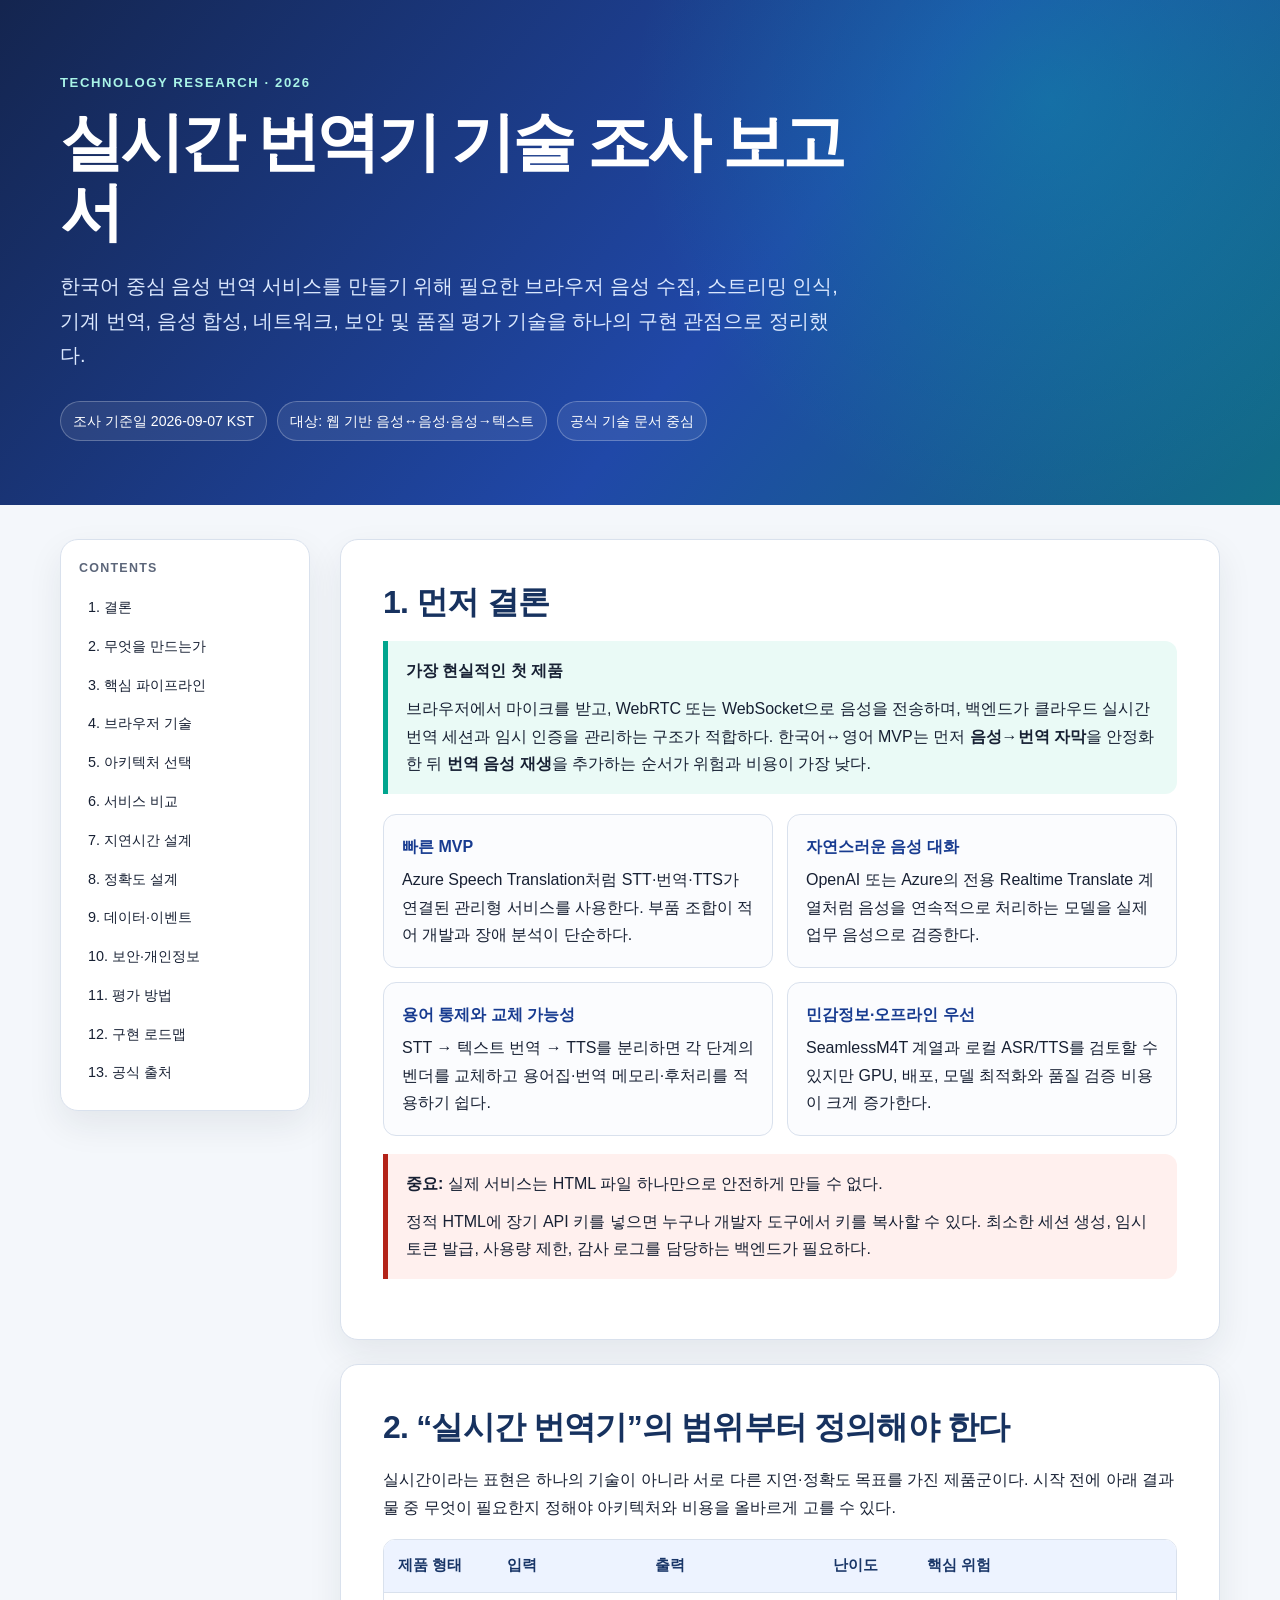
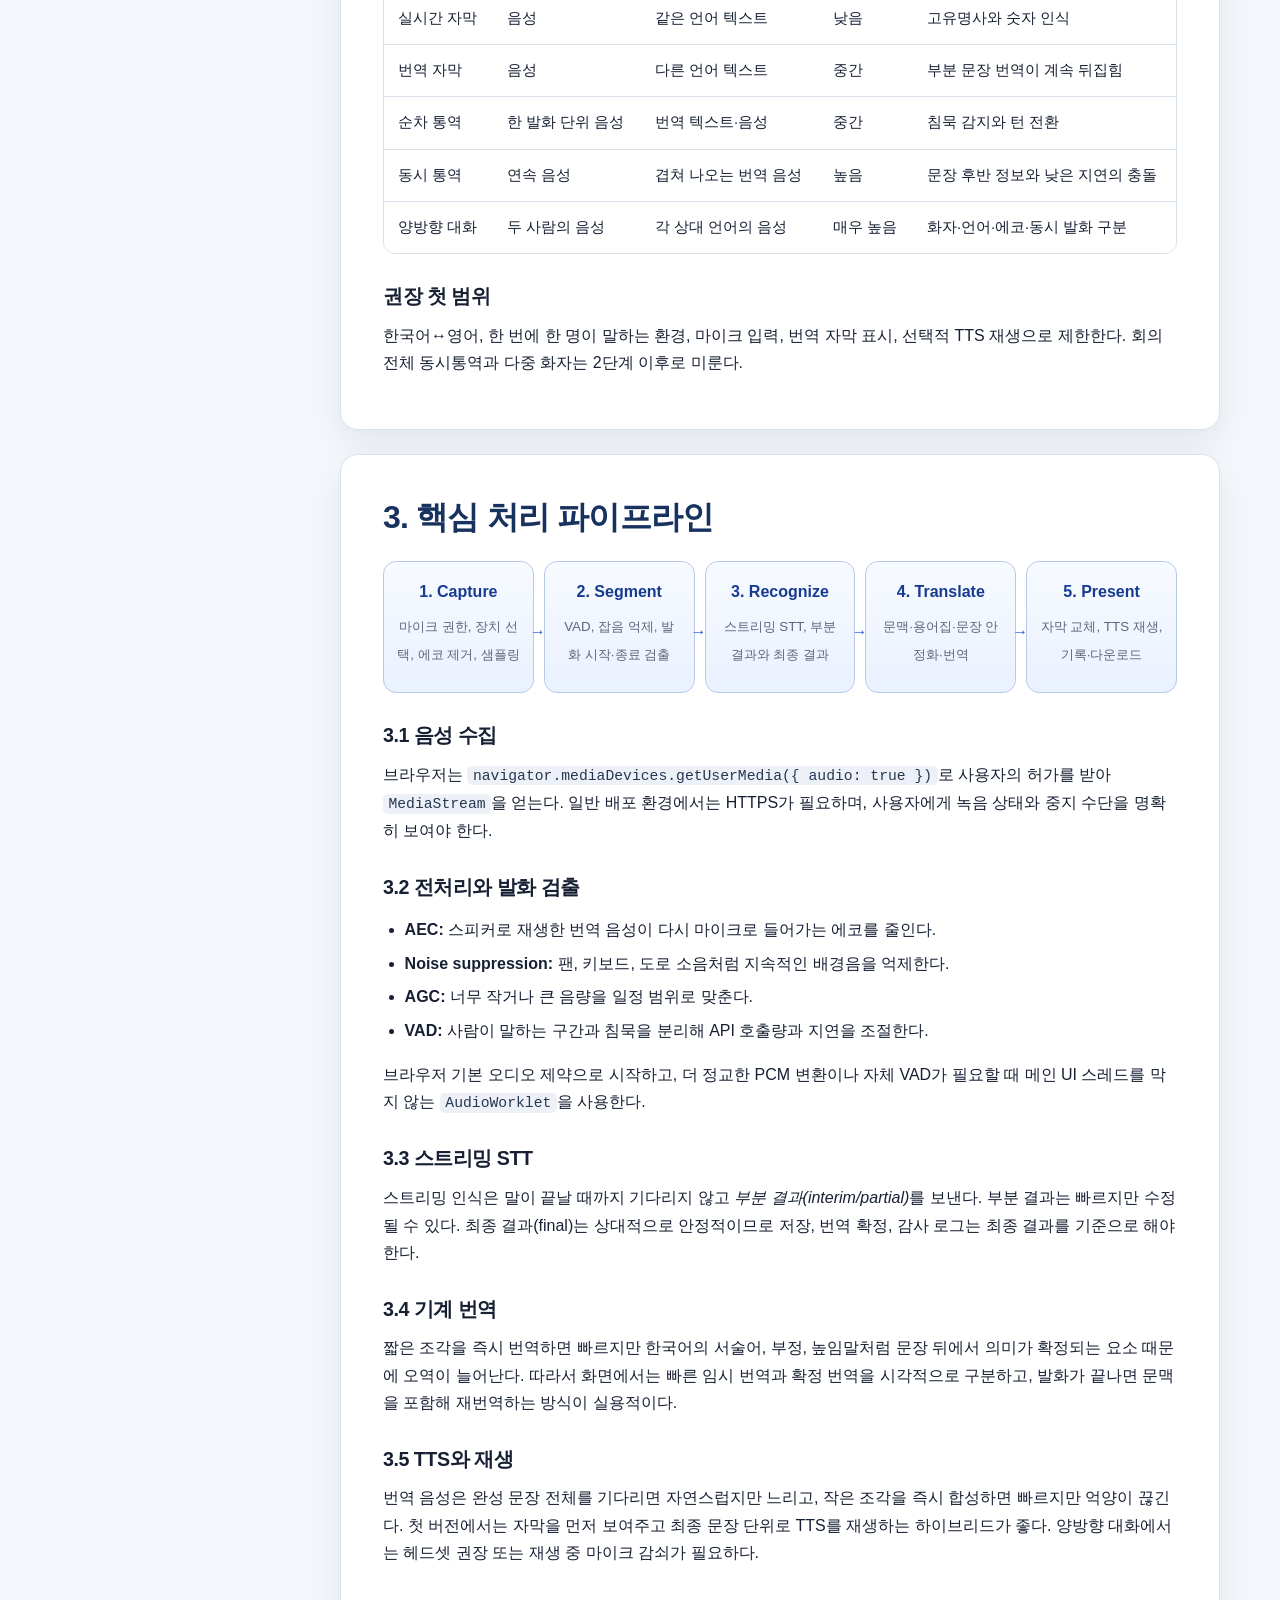
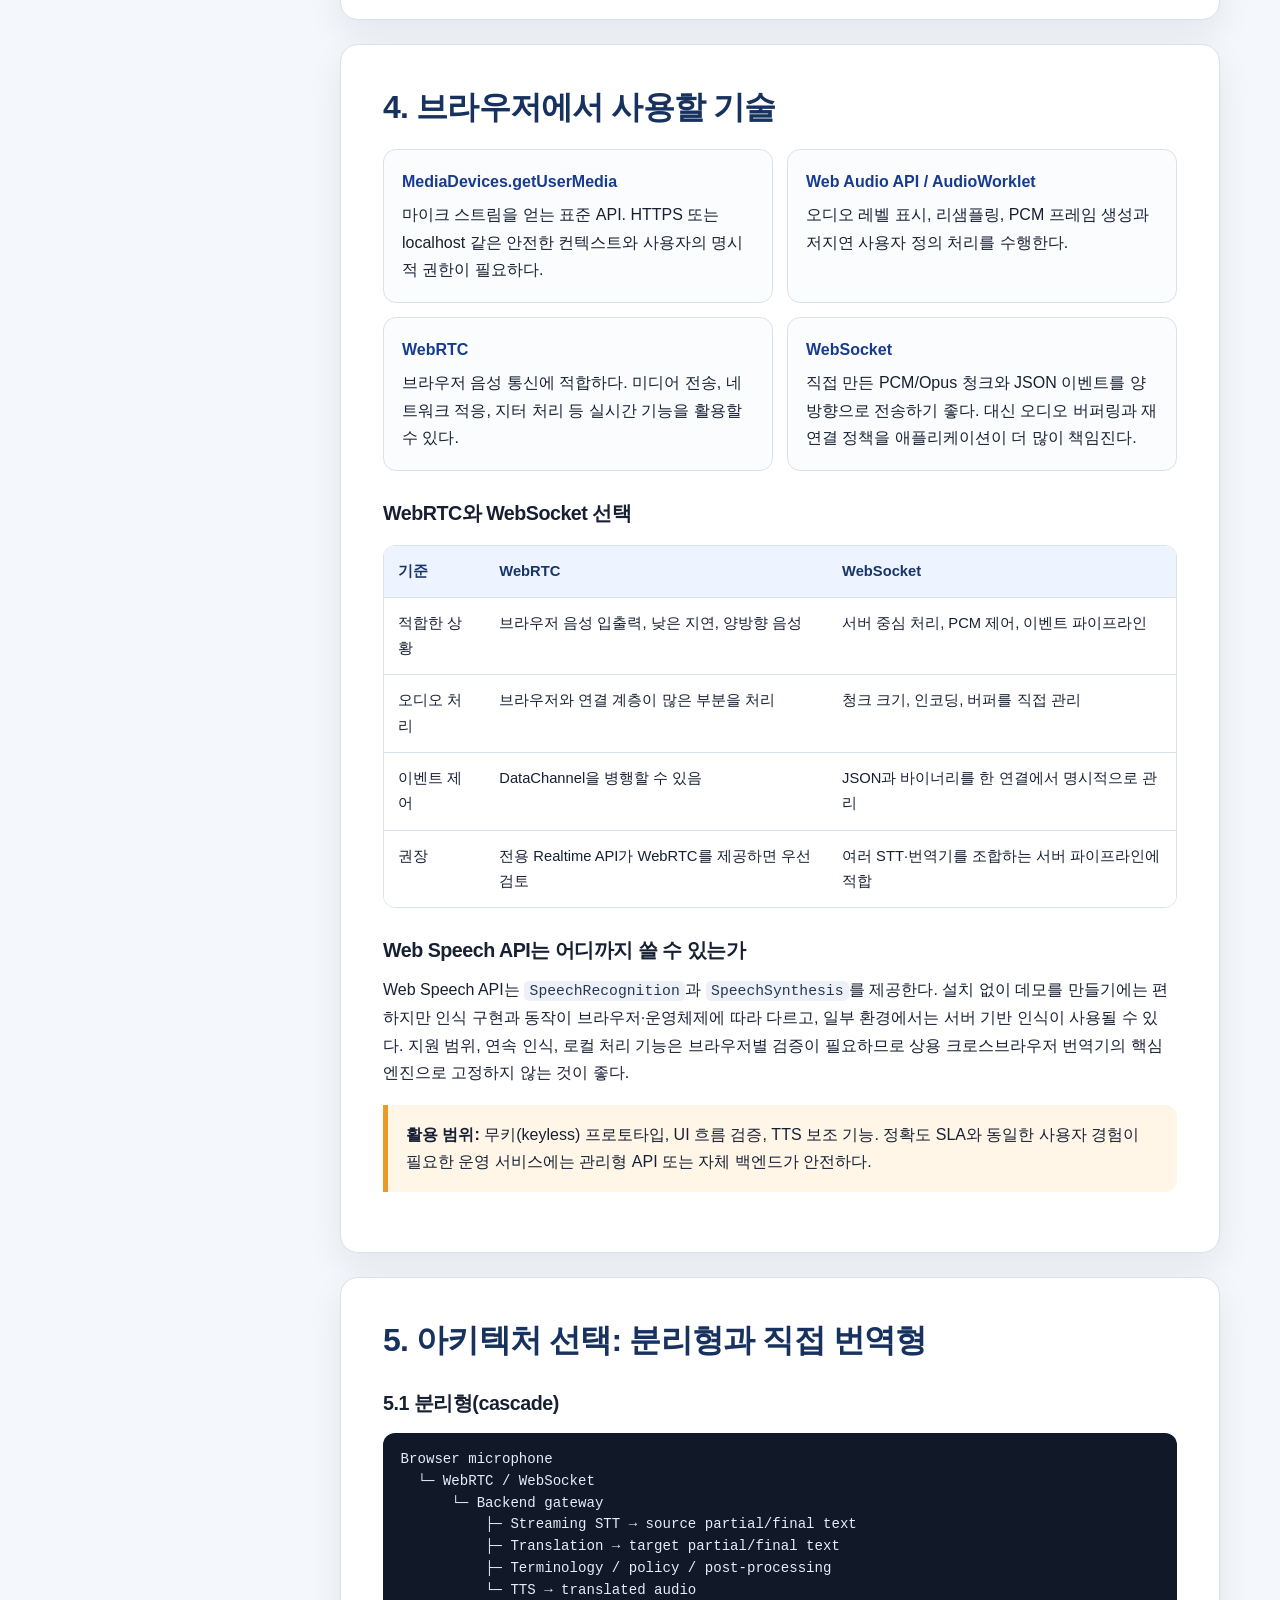
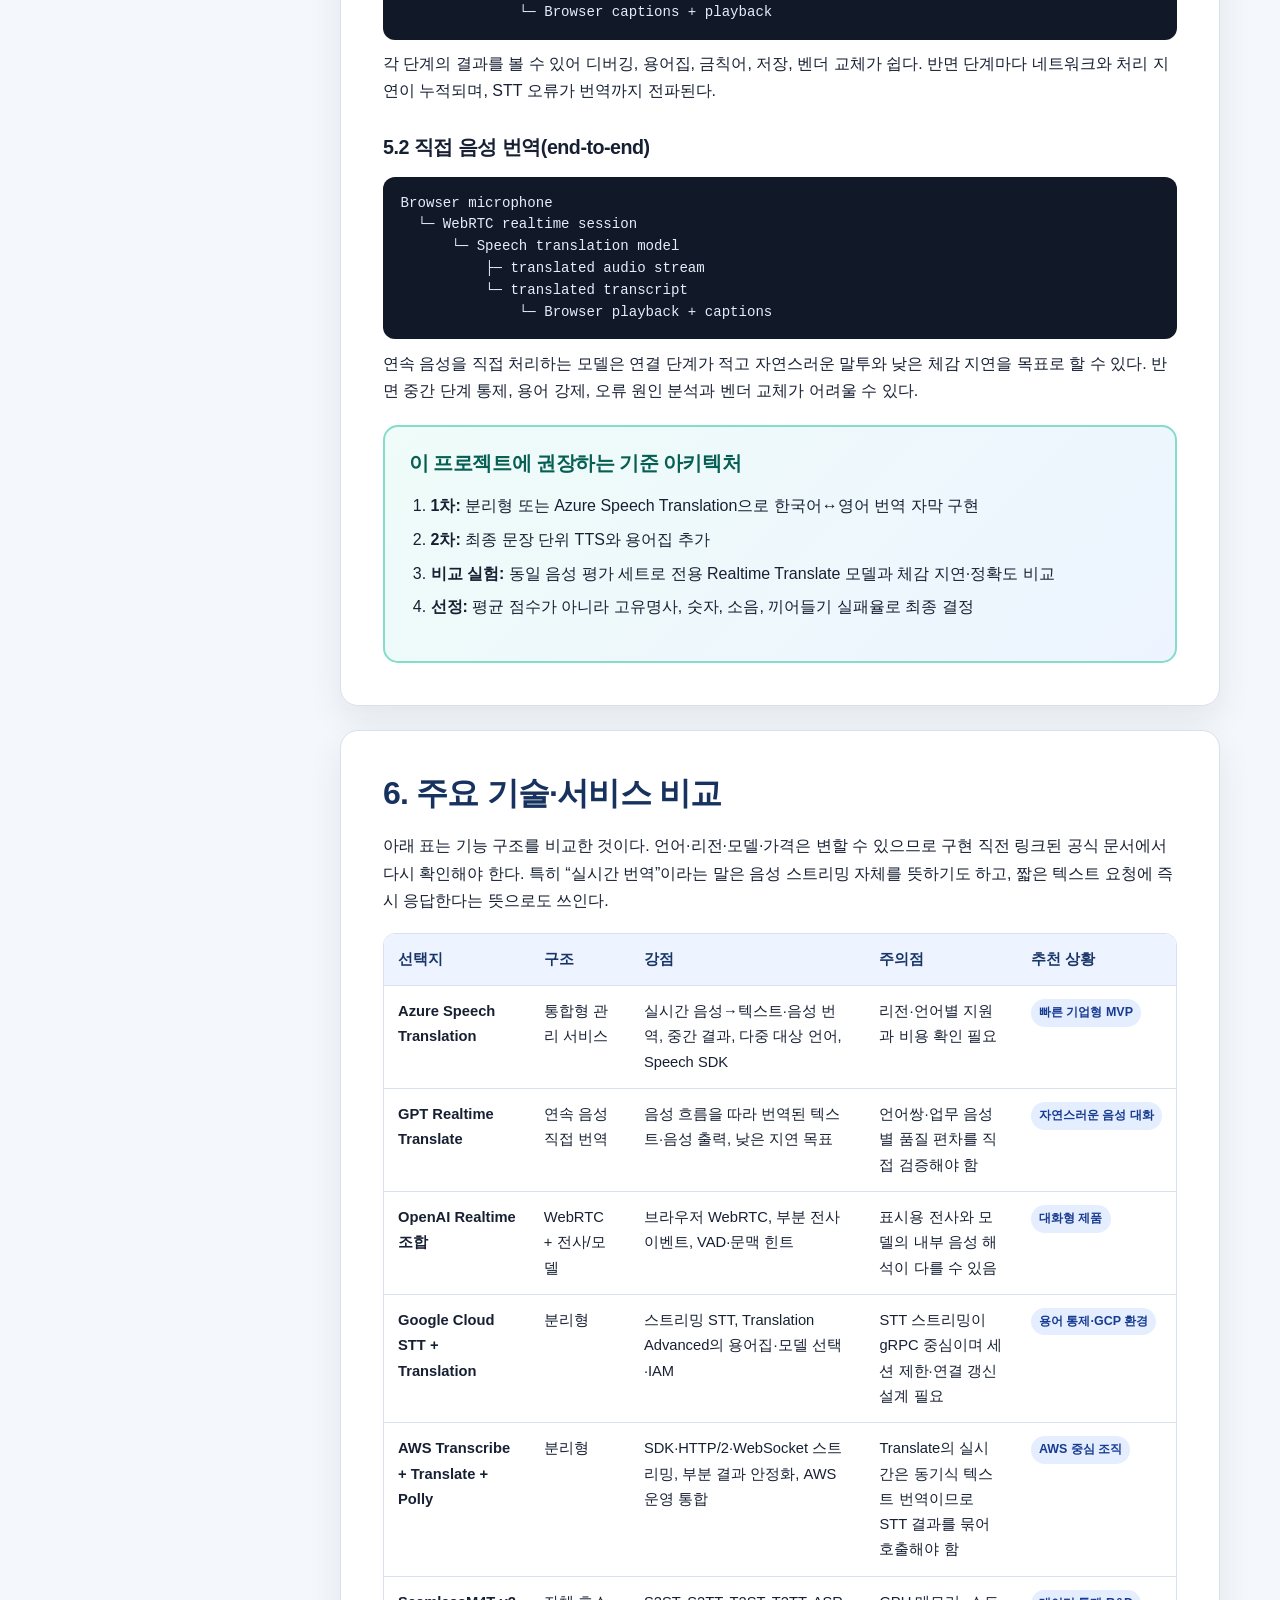
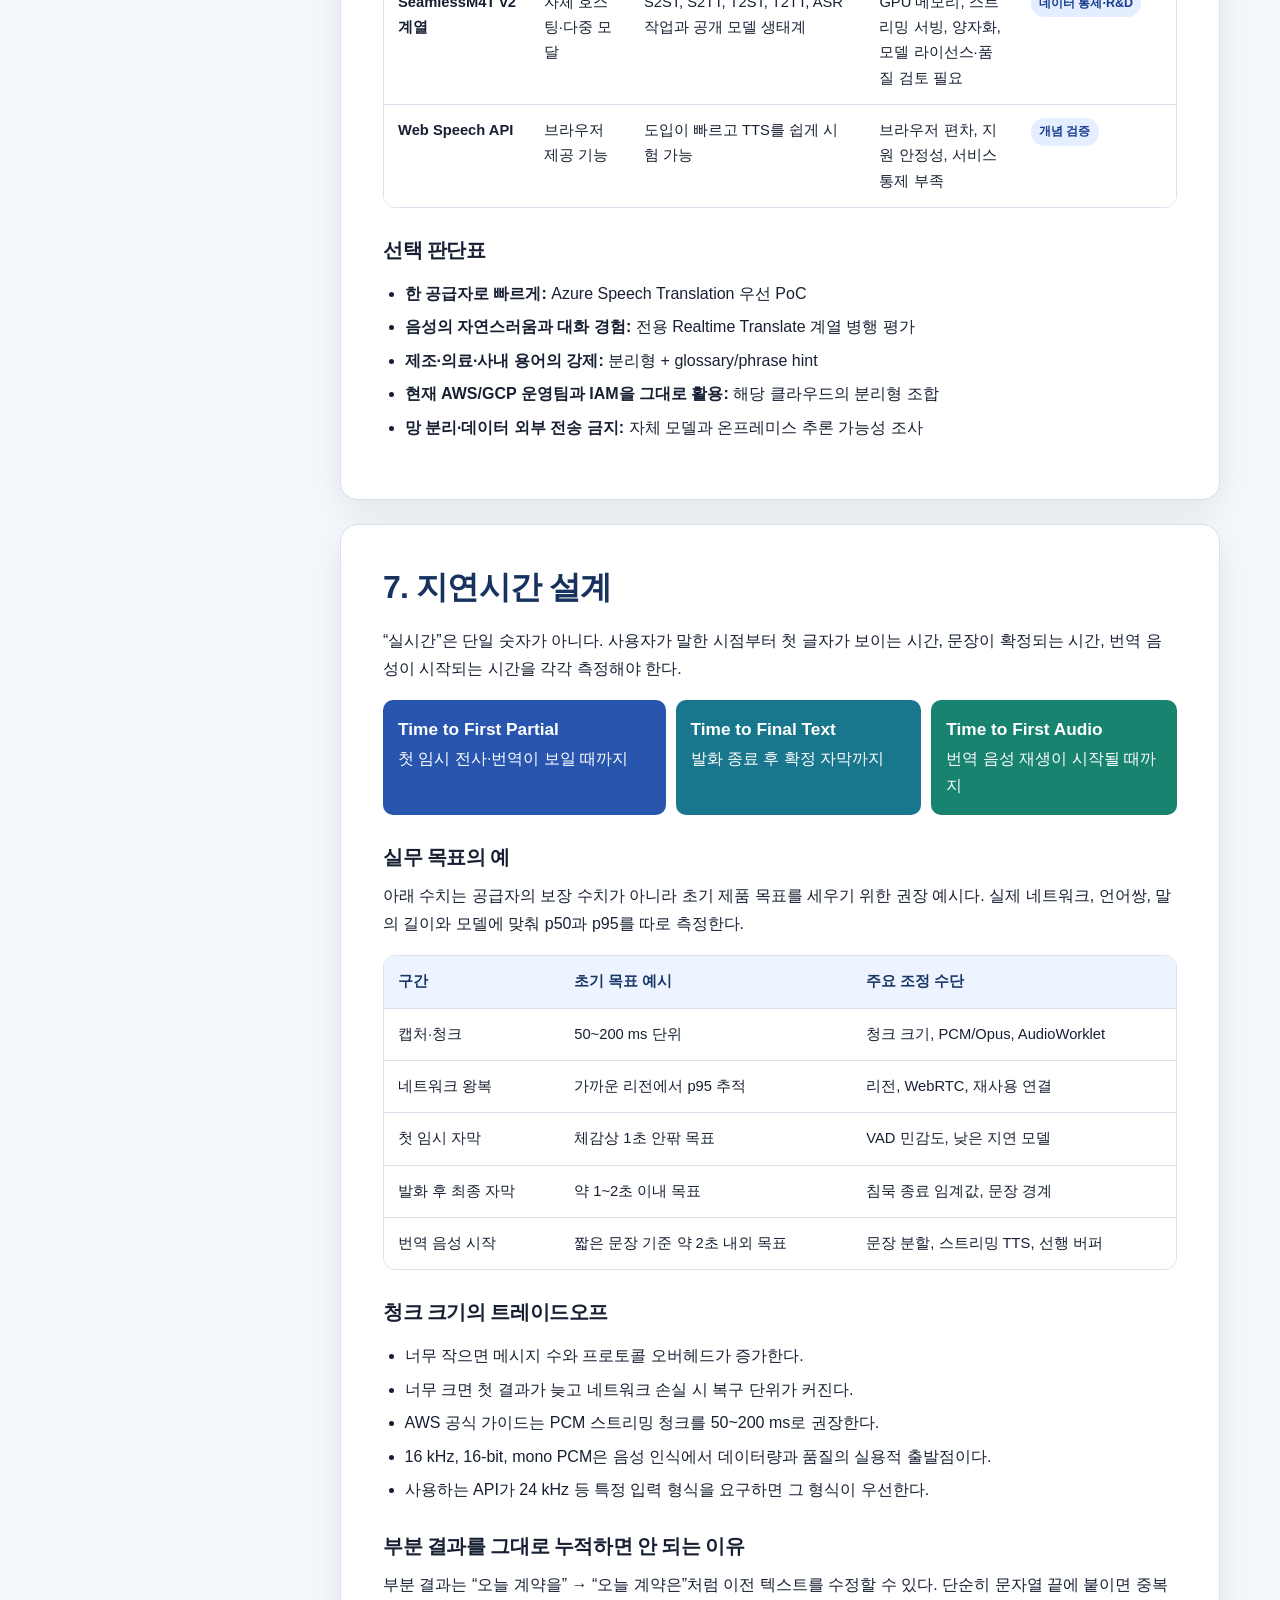
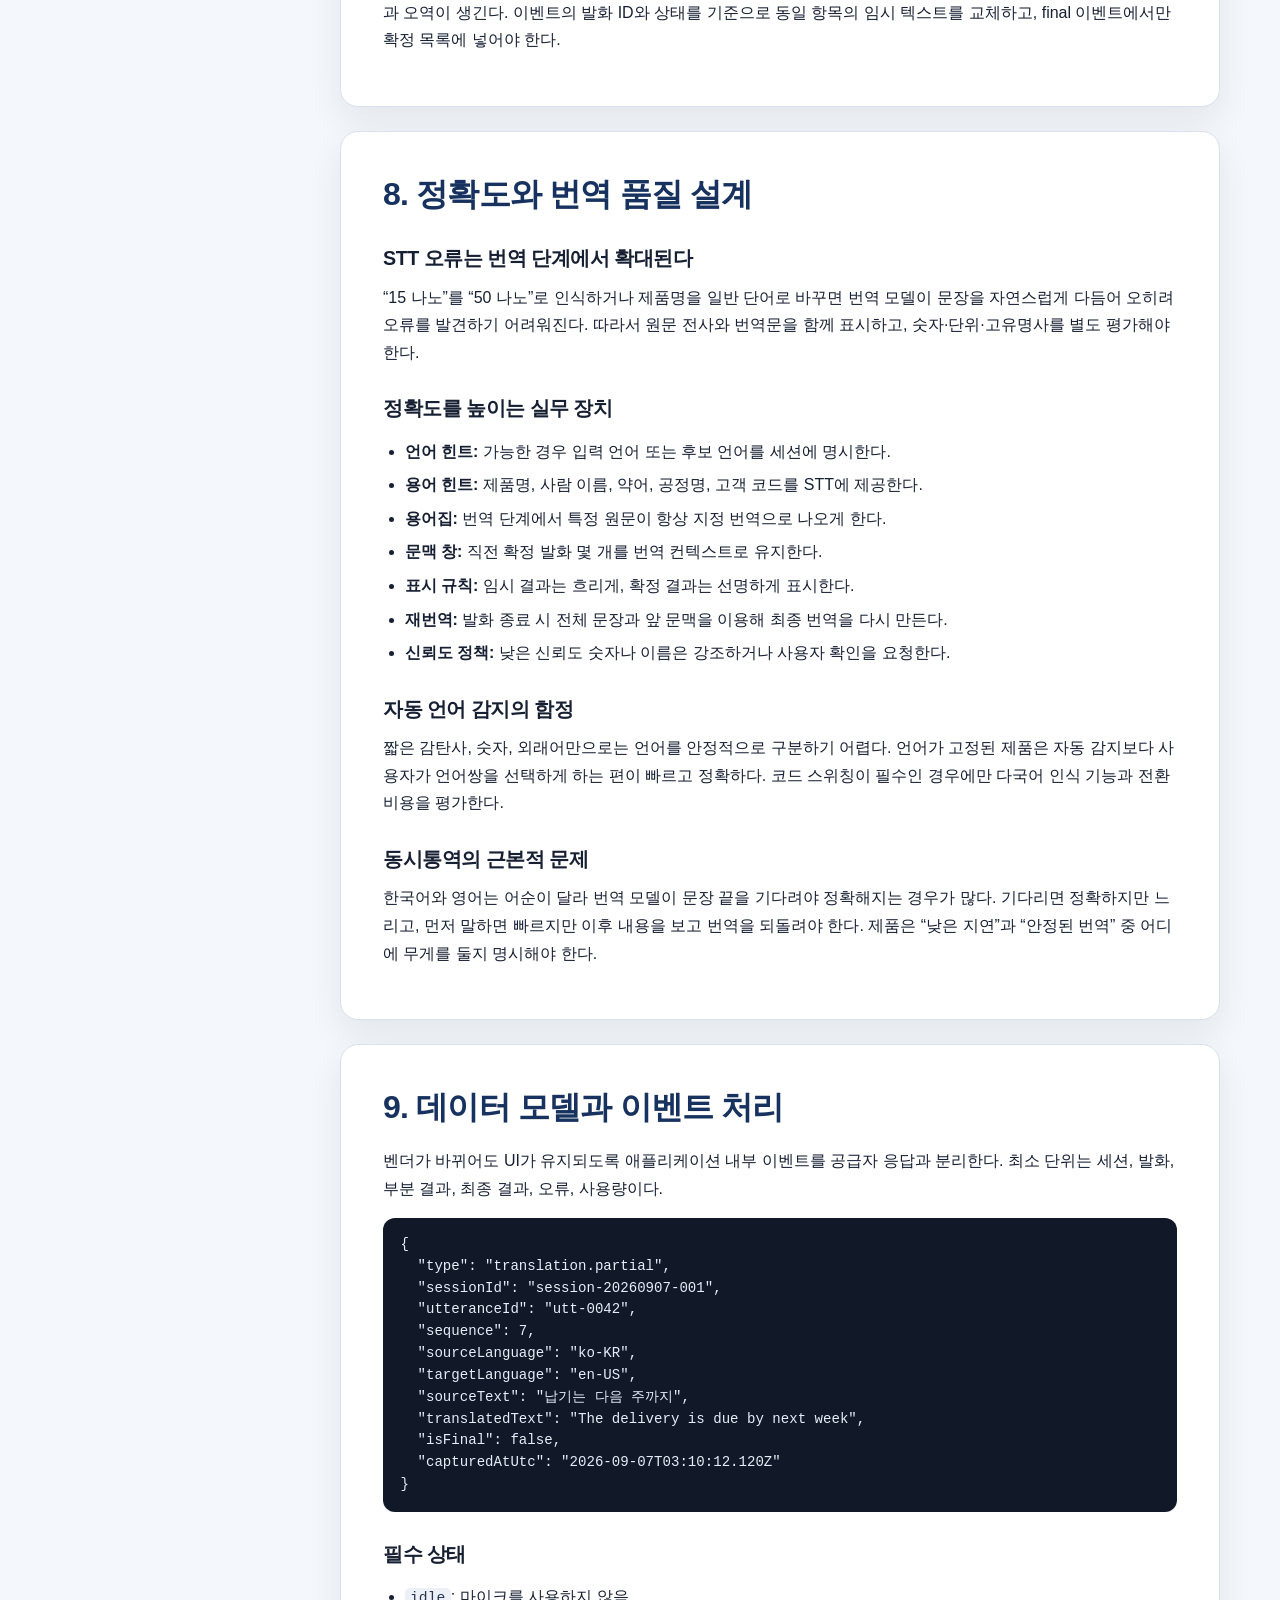
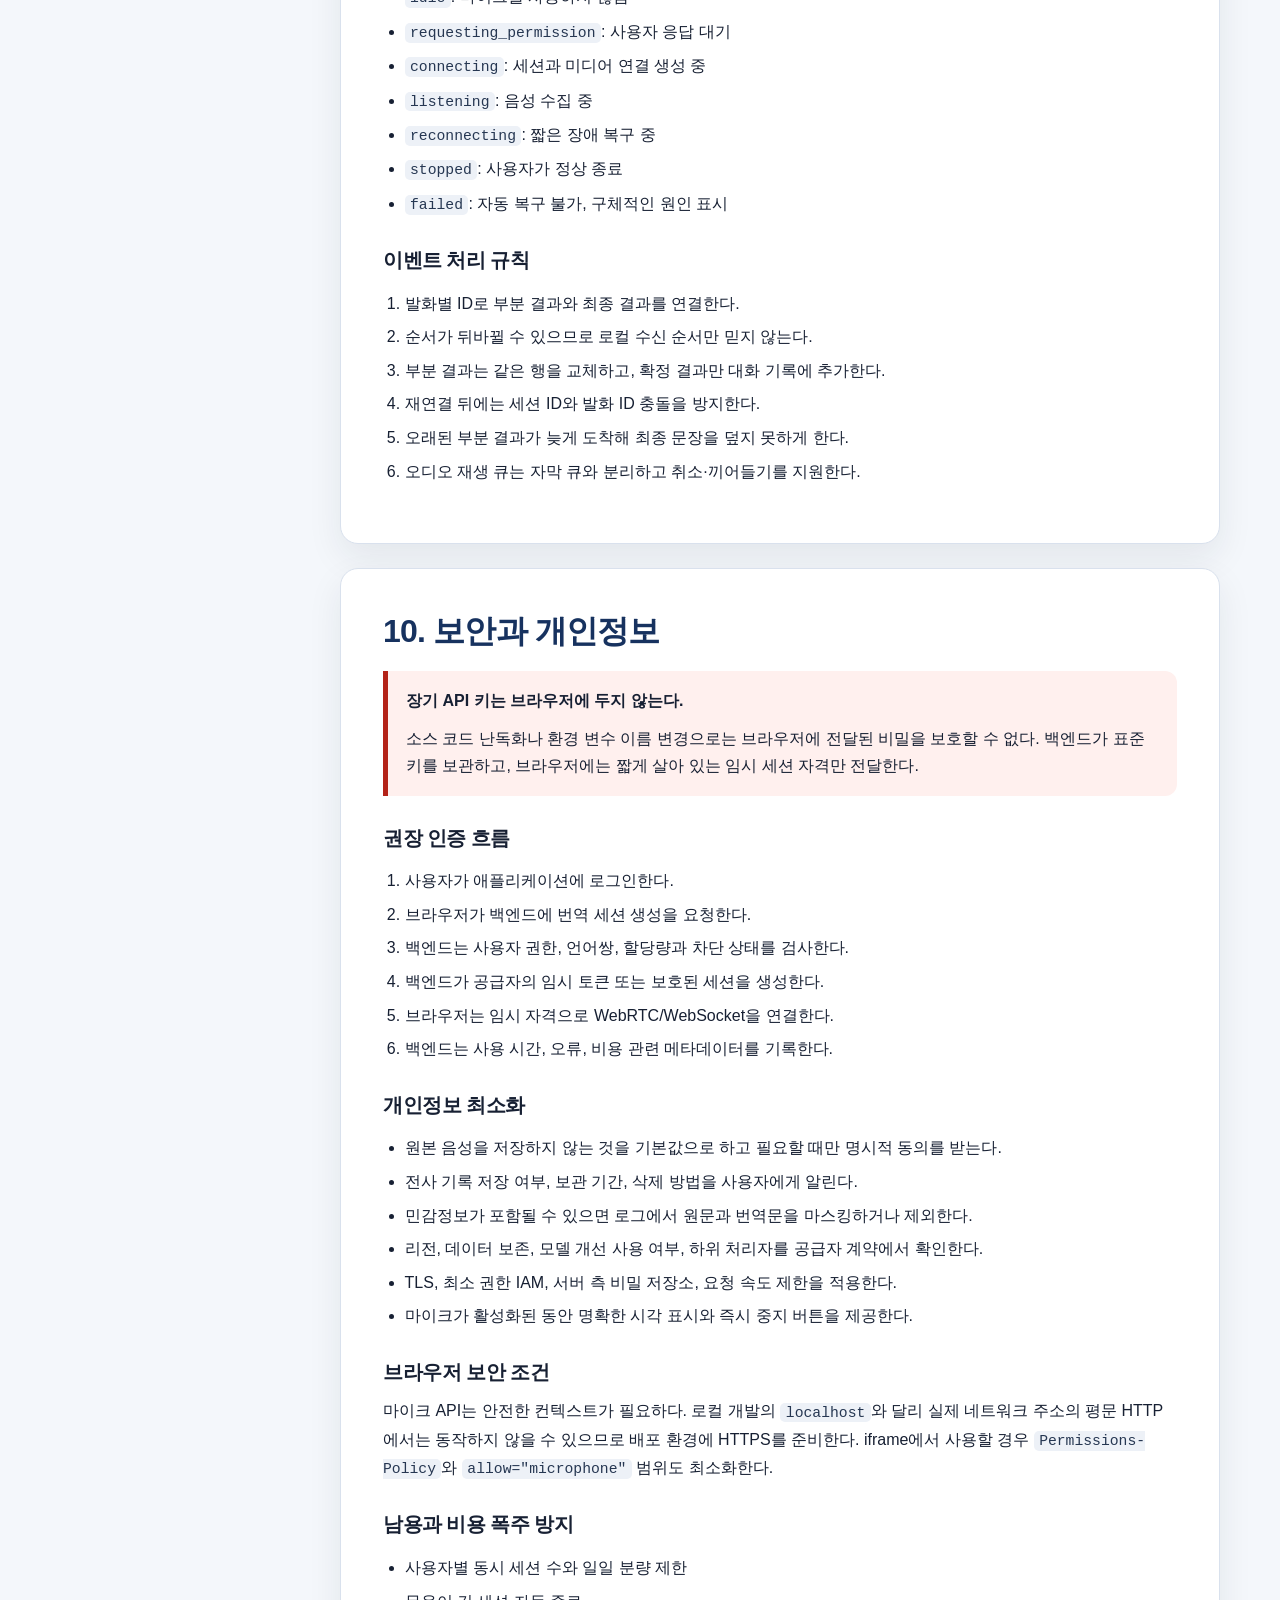
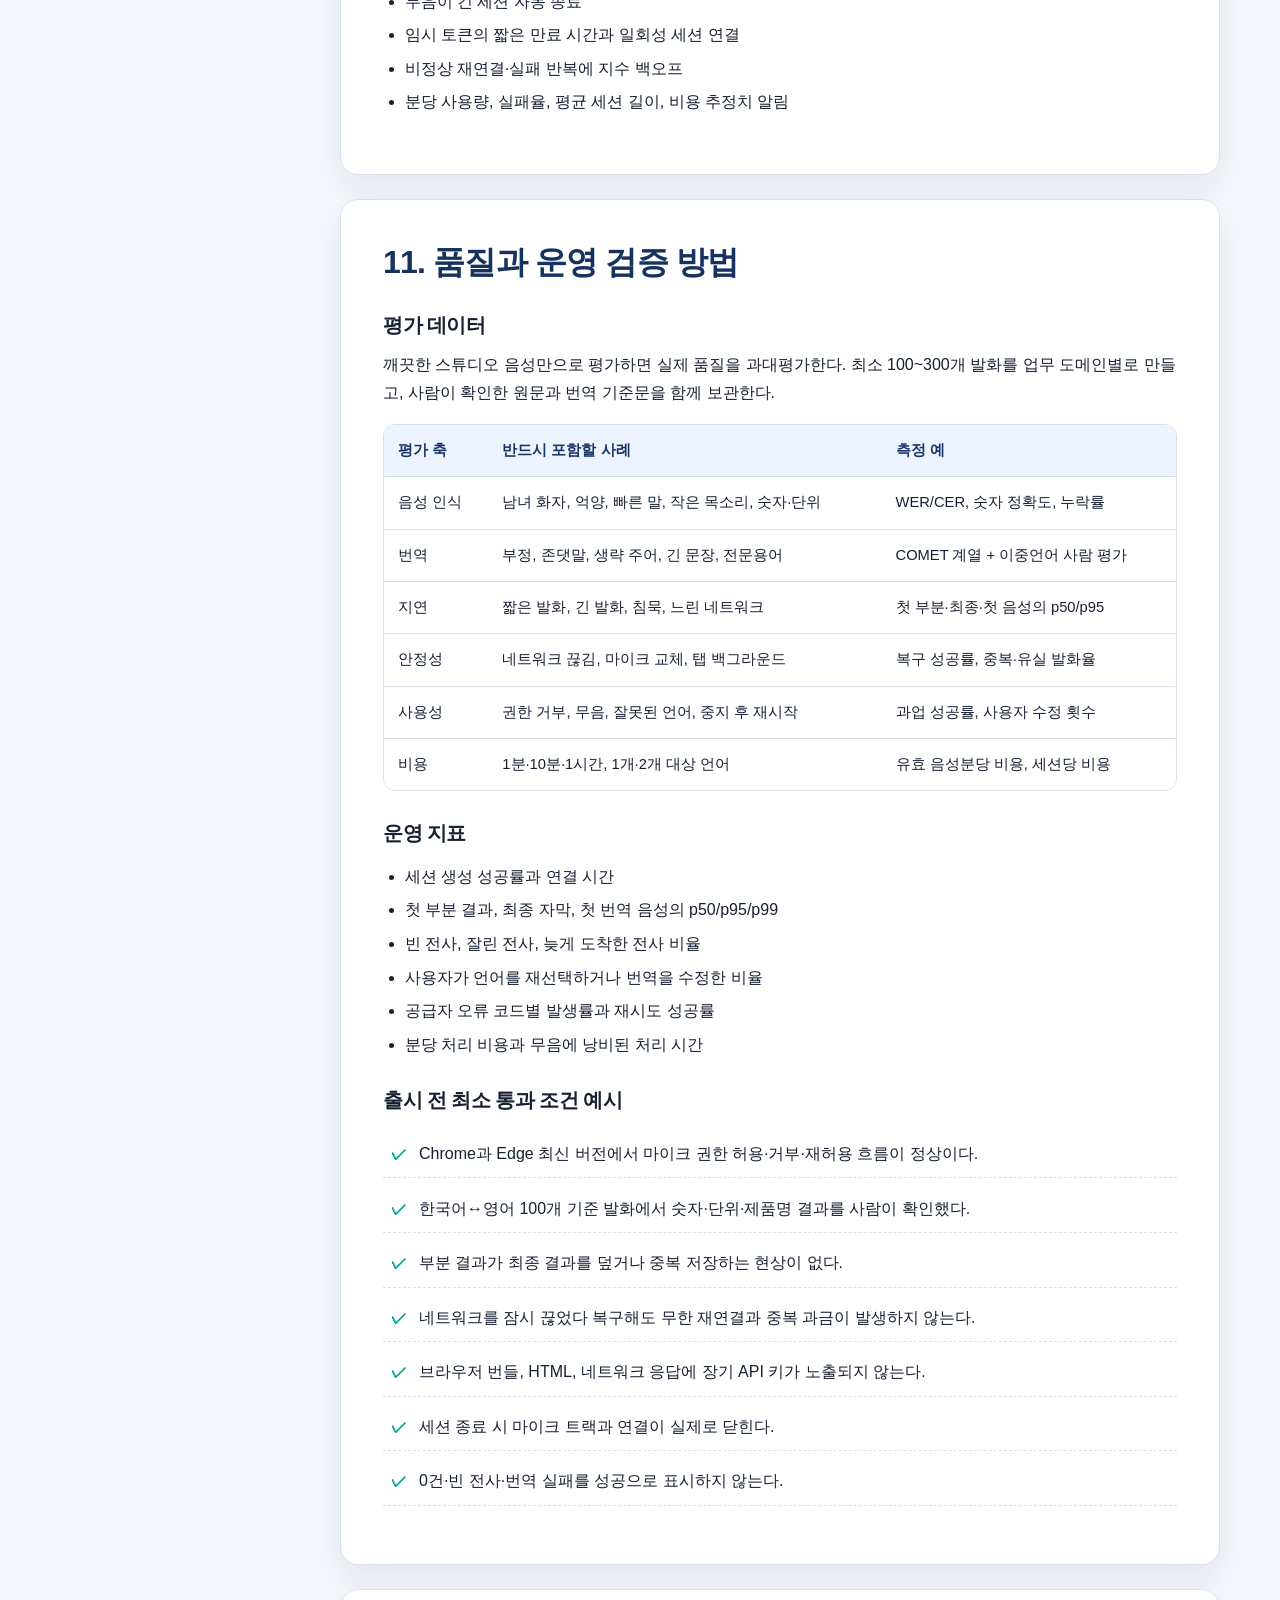
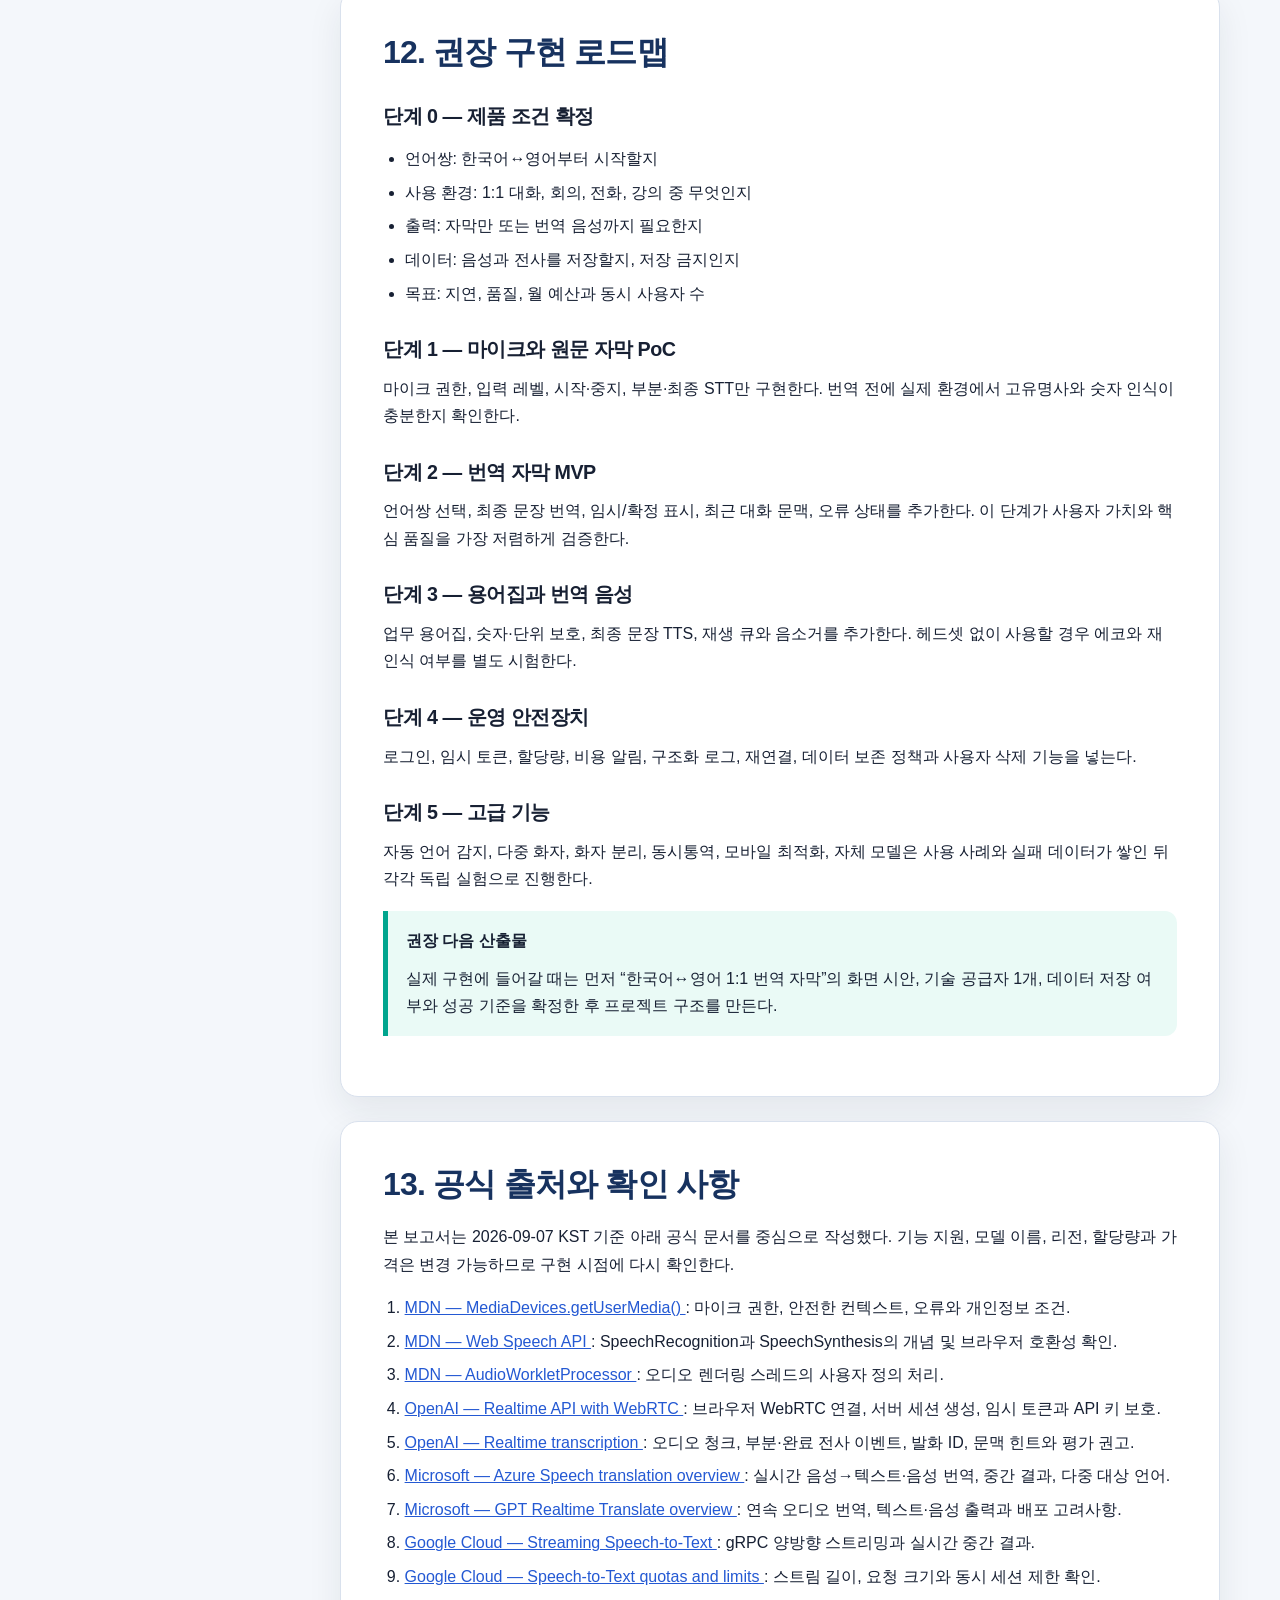
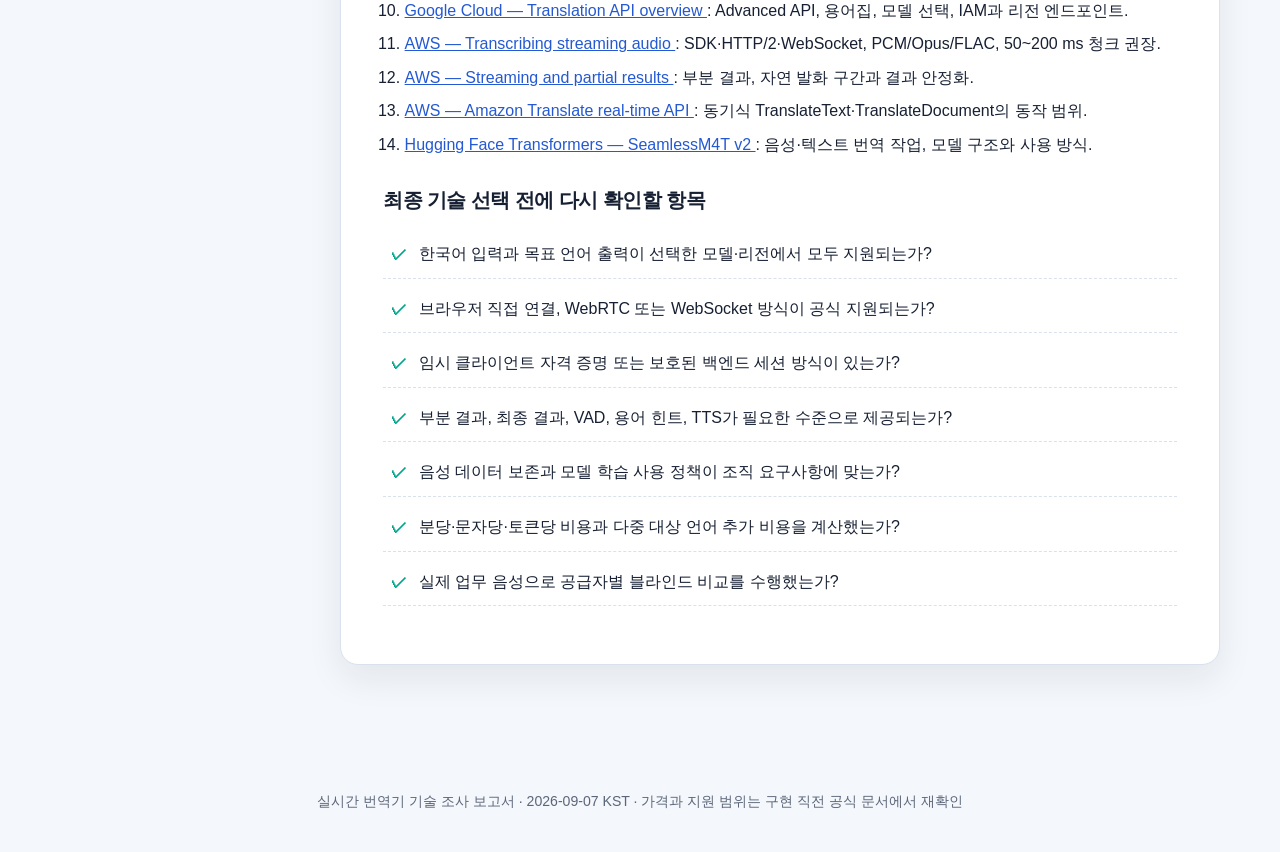
<file: 검토내용/실시간_번역기_기술_조사_보고서.html>
<!doctype html>
<html lang="ko">
<head>
  <meta charset="utf-8">
  <meta name="viewport" content="width=device-width, initial-scale=1">
  <meta name="color-scheme" content="light dark">
  <title>실시간 번역기 기술 조사 보고서</title>
  <style>
    :root {
      --bg: #f4f7fb;
      --surface: #ffffff;
      --surface-soft: #eef4ff;
      --ink: #172033;
      --muted: #5c667a;
      --line: #d9e1ed;
      --primary: #2459d3;
      --primary-deep: #173b90;
      --accent: #00a58e;
      --warn: #a85b00;
      --danger: #b42318;
      --code: #111827;
      --shadow: 0 14px 35px rgba(23, 32, 51, 0.08);
      --radius: 18px;
    }

    * { box-sizing: border-box; }

    html { scroll-behavior: smooth; }

    body {
      margin: 0;
      background: var(--bg);
      color: var(--ink);
      font-family: "Segoe UI", "Malgun Gothic", "Apple SD Gothic Neo", sans-serif;
      line-height: 1.72;
    }

    a { color: var(--primary); }
    a:hover { color: var(--primary-deep); }

    code, pre {
      font-family: Consolas, "Cascadia Code", monospace;
    }

    code {
      padding: 0.12rem 0.34rem;
      border-radius: 5px;
      background: #edf1f7;
      color: #263752;
      font-size: 0.92em;
    }

    pre {
      overflow-x: auto;
      margin: 1rem 0 0;
      padding: 1rem 1.1rem;
      border-radius: 12px;
      background: var(--code);
      color: #e5edf9;
      font-size: 0.88rem;
      line-height: 1.55;
    }

    .hero {
      color: #fff;
      background:
        radial-gradient(circle at 82% 20%, rgba(0, 207, 181, 0.25), transparent 26rem),
        linear-gradient(130deg, #14254f 0%, #2048a8 58%, #116d86 100%);
    }

    .hero-inner {
      width: min(1160px, calc(100% - 40px));
      margin: 0 auto;
      padding: 72px 0 64px;
    }

    .eyebrow {
      margin: 0 0 12px;
      color: #a9f4e7;
      font-size: 0.82rem;
      font-weight: 800;
      letter-spacing: 0.12em;
      text-transform: uppercase;
    }

    h1 {
      max-width: 820px;
      margin: 0;
      font-size: clamp(2.2rem, 5vw, 4.3rem);
      line-height: 1.1;
      letter-spacing: -0.055em;
    }

    .hero-lead {
      max-width: 790px;
      margin: 22px 0 0;
      color: #dce9ff;
      font-size: clamp(1rem, 2vw, 1.25rem);
    }

    .meta {
      display: flex;
      flex-wrap: wrap;
      gap: 10px;
      margin-top: 28px;
    }

    .meta span {
      padding: 7px 12px;
      border: 1px solid rgba(255, 255, 255, 0.25);
      border-radius: 999px;
      background: rgba(255, 255, 255, 0.08);
      font-size: 0.88rem;
    }

    .layout {
      display: grid;
      grid-template-columns: 250px minmax(0, 1fr);
      gap: 30px;
      width: min(1160px, calc(100% - 40px));
      margin: 34px auto 70px;
      align-items: start;
    }

    nav {
      position: sticky;
      top: 20px;
      padding: 18px;
      border: 1px solid var(--line);
      border-radius: var(--radius);
      background: var(--surface);
      box-shadow: var(--shadow);
    }

    nav strong {
      display: block;
      margin: 0 0 9px;
      color: var(--muted);
      font-size: 0.78rem;
      letter-spacing: 0.1em;
    }

    nav a {
      display: block;
      padding: 7px 9px;
      border-radius: 8px;
      color: var(--ink);
      text-decoration: none;
      font-size: 0.9rem;
    }

    nav a:hover {
      background: var(--surface-soft);
      color: var(--primary);
    }

    main { min-width: 0; }

    section {
      margin-bottom: 24px;
      padding: clamp(24px, 4vw, 42px);
      border: 1px solid var(--line);
      border-radius: var(--radius);
      background: var(--surface);
      box-shadow: var(--shadow);
      scroll-margin-top: 20px;
    }

    h2, h3, h4 {
      line-height: 1.3;
      letter-spacing: -0.025em;
    }

    h2 {
      margin: 0 0 18px;
      color: #17325f;
      font-size: clamp(1.45rem, 3vw, 2rem);
    }

    h3 {
      margin: 30px 0 12px;
      font-size: 1.23rem;
    }

    h4 { margin: 22px 0 8px; }
    p { margin: 0.65rem 0; }
    ul, ol { padding-left: 1.35rem; }
    li + li { margin-top: 0.38rem; }

    .summary-grid,
    .card-grid {
      display: grid;
      grid-template-columns: repeat(2, minmax(0, 1fr));
      gap: 14px;
      margin-top: 20px;
    }

    .summary-card,
    .card {
      padding: 18px;
      border: 1px solid var(--line);
      border-radius: 13px;
      background: #fbfcfe;
    }

    .summary-card strong,
    .card strong {
      display: block;
      margin-bottom: 6px;
      color: var(--primary-deep);
    }

    .callout {
      margin: 18px 0;
      padding: 16px 18px;
      border-left: 5px solid var(--primary);
      border-radius: 0 12px 12px 0;
      background: var(--surface-soft);
    }

    .callout.good { border-left-color: var(--accent); background: #eafaf6; }
    .callout.warn { border-left-color: #e99a29; background: #fff6e8; }
    .callout.danger { border-left-color: var(--danger); background: #fff0ee; }
    .callout p:first-child { margin-top: 0; }
    .callout p:last-child { margin-bottom: 0; }

    .pipeline {
      display: grid;
      grid-template-columns: repeat(5, 1fr);
      gap: 10px;
      margin: 22px 0;
    }

    .pipeline .step {
      position: relative;
      min-height: 132px;
      padding: 16px 13px;
      border: 1px solid #b9c9ea;
      border-radius: 13px;
      background: linear-gradient(180deg, #f7faff, #eaf1ff);
      text-align: center;
    }

    .pipeline .step:not(:last-child)::after {
      content: "→";
      position: absolute;
      top: 43%;
      right: -17px;
      z-index: 2;
      width: 24px;
      color: var(--primary);
      font-weight: 900;
    }

    .pipeline b {
      display: block;
      margin-bottom: 7px;
      color: var(--primary-deep);
    }

    .pipeline small { color: var(--muted); }

    .table-wrap {
      overflow-x: auto;
      margin: 18px 0;
      border: 1px solid var(--line);
      border-radius: 12px;
    }

    table {
      width: 100%;
      border-collapse: collapse;
      min-width: 760px;
      background: var(--surface);
      font-size: 0.92rem;
    }

    th, td {
      padding: 13px 14px;
      border-bottom: 1px solid var(--line);
      text-align: left;
      vertical-align: top;
    }

    th {
      background: #edf3ff;
      color: #183567;
      white-space: nowrap;
    }

    tbody tr:last-child td { border-bottom: 0; }
    tbody tr:hover { background: #f8faff; }

    .badge {
      display: inline-block;
      padding: 3px 8px;
      border-radius: 999px;
      background: #e5eeff;
      color: var(--primary-deep);
      font-size: 0.78rem;
      font-weight: 700;
      white-space: nowrap;
    }

    .decision {
      margin-top: 20px;
      padding: 24px;
      border: 2px solid #84dcca;
      border-radius: 15px;
      background: linear-gradient(135deg, #effcf9, #edf4ff);
    }

    .decision h3 { margin-top: 0; color: #075f53; }

    .latency {
      display: grid;
      grid-template-columns: 1.15fr 1fr 1fr;
      gap: 10px;
      margin: 18px 0;
    }

    .latency div {
      padding: 15px;
      border-radius: 10px;
      color: #fff;
      background: #2855ad;
    }

    .latency div:nth-child(2) { background: #18778c; }
    .latency div:nth-child(3) { background: #18836e; }
    .latency b { display: block; font-size: 1.08rem; }

    .checklist {
      list-style: none;
      padding: 0;
    }

    .checklist li {
      position: relative;
      padding: 10px 10px 10px 36px;
      border-bottom: 1px dashed var(--line);
    }

    .checklist li::before {
      content: "✓";
      position: absolute;
      left: 8px;
      color: var(--accent);
      font-weight: 900;
    }

    .sources li { overflow-wrap: anywhere; }

    footer {
      padding: 30px 20px 50px;
      color: var(--muted);
      text-align: center;
      font-size: 0.88rem;
    }

    @media (max-width: 920px) {
      .layout { grid-template-columns: 1fr; }
      nav { position: static; }
      nav a { display: inline-block; margin: 2px; }
      .pipeline { grid-template-columns: 1fr; }
      .pipeline .step { min-height: auto; text-align: left; }
      .pipeline .step:not(:last-child)::after {
        content: "↓";
        top: auto;
        right: 50%;
        bottom: -22px;
      }
    }

    @media (max-width: 650px) {
      .hero-inner, .layout { width: min(100% - 24px, 1160px); }
      .hero-inner { padding: 50px 0 44px; }
      .summary-grid, .card-grid, .latency { grid-template-columns: 1fr; }
      section { padding: 22px 18px; }
    }

    @media print {
      body { background: #fff; }
      .hero { background: #173b70 !important; print-color-adjust: exact; }
      .layout { display: block; width: 100%; margin: 0; }
      nav { display: none; }
      section { box-shadow: none; break-inside: avoid; }
      a { color: #173b70; text-decoration: none; }
    }
  </style>
</head>
<body>
  <header class="hero">
    <div class="hero-inner">
      <p class="eyebrow">Technology Research · 2026</p>
      <h1>실시간 번역기 기술 조사 보고서</h1>
      <p class="hero-lead">
        한국어 중심 음성 번역 서비스를 만들기 위해 필요한 브라우저 음성 수집,
        스트리밍 인식, 기계 번역, 음성 합성, 네트워크, 보안 및 품질 평가 기술을
        하나의 구현 관점으로 정리했다.
      </p>
      <div class="meta">
        <span>조사 기준일 2026-09-07 KST</span>
        <span>대상: 웹 기반 음성↔음성·음성→텍스트</span>
        <span>공식 기술 문서 중심</span>
      </div>
    </div>
  </header>

  <div class="layout">
    <nav aria-label="보고서 목차">
      <strong>CONTENTS</strong>
      <a href="#conclusion">1. 결론</a>
      <a href="#definition">2. 무엇을 만드는가</a>
      <a href="#pipeline">3. 핵심 파이프라인</a>
      <a href="#browser">4. 브라우저 기술</a>
      <a href="#architecture">5. 아키텍처 선택</a>
      <a href="#vendors">6. 서비스 비교</a>
      <a href="#latency">7. 지연시간 설계</a>
      <a href="#quality">8. 정확도 설계</a>
      <a href="#protocol">9. 데이터·이벤트</a>
      <a href="#security">10. 보안·개인정보</a>
      <a href="#testing">11. 평가 방법</a>
      <a href="#roadmap">12. 구현 로드맵</a>
      <a href="#sources">13. 공식 출처</a>
    </nav>

    <main>
      <section id="conclusion">
        <h2>1. 먼저 결론</h2>
        <div class="callout good">
          <p><strong>가장 현실적인 첫 제품</strong></p>
          <p>
            브라우저에서 마이크를 받고, WebRTC 또는 WebSocket으로 음성을 전송하며,
            백엔드가 클라우드 실시간 번역 세션과 임시 인증을 관리하는 구조가 적합하다.
            한국어↔영어 MVP는 먼저 <strong>음성→번역 자막</strong>을 안정화한 뒤
            <strong>번역 음성 재생</strong>을 추가하는 순서가 위험과 비용이 가장 낮다.
          </p>
        </div>

        <div class="summary-grid">
          <div class="summary-card">
            <strong>빠른 MVP</strong>
            Azure Speech Translation처럼 STT·번역·TTS가 연결된 관리형 서비스를 사용한다.
            부품 조합이 적어 개발과 장애 분석이 단순하다.
          </div>
          <div class="summary-card">
            <strong>자연스러운 음성 대화</strong>
            OpenAI 또는 Azure의 전용 Realtime Translate 계열처럼 음성을 연속적으로
            처리하는 모델을 실제 업무 음성으로 검증한다.
          </div>
          <div class="summary-card">
            <strong>용어 통제와 교체 가능성</strong>
            STT → 텍스트 번역 → TTS를 분리하면 각 단계의 벤더를 교체하고
            용어집·번역 메모리·후처리를 적용하기 쉽다.
          </div>
          <div class="summary-card">
            <strong>민감정보·오프라인 우선</strong>
            SeamlessM4T 계열과 로컬 ASR/TTS를 검토할 수 있지만 GPU, 배포,
            모델 최적화와 품질 검증 비용이 크게 증가한다.
          </div>
        </div>

        <div class="callout danger">
          <p><strong>중요:</strong> 실제 서비스는 HTML 파일 하나만으로 안전하게 만들 수 없다.</p>
          <p>
            정적 HTML에 장기 API 키를 넣으면 누구나 개발자 도구에서 키를 복사할 수 있다.
            최소한 세션 생성, 임시 토큰 발급, 사용량 제한, 감사 로그를 담당하는 백엔드가 필요하다.
          </p>
        </div>
      </section>

      <section id="definition">
        <h2>2. “실시간 번역기”의 범위부터 정의해야 한다</h2>
        <p>
          실시간이라는 표현은 하나의 기술이 아니라 서로 다른 지연·정확도 목표를 가진 제품군이다.
          시작 전에 아래 결과물 중 무엇이 필요한지 정해야 아키텍처와 비용을 올바르게 고를 수 있다.
        </p>

        <div class="table-wrap">
          <table>
            <thead>
              <tr>
                <th>제품 형태</th>
                <th>입력</th>
                <th>출력</th>
                <th>난이도</th>
                <th>핵심 위험</th>
              </tr>
            </thead>
            <tbody>
              <tr>
                <td>실시간 자막</td>
                <td>음성</td>
                <td>같은 언어 텍스트</td>
                <td>낮음</td>
                <td>고유명사와 숫자 인식</td>
              </tr>
              <tr>
                <td>번역 자막</td>
                <td>음성</td>
                <td>다른 언어 텍스트</td>
                <td>중간</td>
                <td>부분 문장 번역이 계속 뒤집힘</td>
              </tr>
              <tr>
                <td>순차 통역</td>
                <td>한 발화 단위 음성</td>
                <td>번역 텍스트·음성</td>
                <td>중간</td>
                <td>침묵 감지와 턴 전환</td>
              </tr>
              <tr>
                <td>동시 통역</td>
                <td>연속 음성</td>
                <td>겹쳐 나오는 번역 음성</td>
                <td>높음</td>
                <td>문장 후반 정보와 낮은 지연의 충돌</td>
              </tr>
              <tr>
                <td>양방향 대화</td>
                <td>두 사람의 음성</td>
                <td>각 상대 언어의 음성</td>
                <td>매우 높음</td>
                <td>화자·언어·에코·동시 발화 구분</td>
              </tr>
            </tbody>
          </table>
        </div>

        <h3>권장 첫 범위</h3>
        <p>
          한국어↔영어, 한 번에 한 명이 말하는 환경, 마이크 입력, 번역 자막 표시,
          선택적 TTS 재생으로 제한한다. 회의 전체 동시통역과 다중 화자는 2단계 이후로 미룬다.
        </p>
      </section>

      <section id="pipeline">
        <h2>3. 핵심 처리 파이프라인</h2>
        <div class="pipeline" aria-label="실시간 번역 처리 단계">
          <div class="step">
            <b>1. Capture</b>
            <small>마이크 권한, 장치 선택, 에코 제거, 샘플링</small>
          </div>
          <div class="step">
            <b>2. Segment</b>
            <small>VAD, 잡음 억제, 발화 시작·종료 검출</small>
          </div>
          <div class="step">
            <b>3. Recognize</b>
            <small>스트리밍 STT, 부분 결과와 최종 결과</small>
          </div>
          <div class="step">
            <b>4. Translate</b>
            <small>문맥·용어집·문장 안정화·번역</small>
          </div>
          <div class="step">
            <b>5. Present</b>
            <small>자막 교체, TTS 재생, 기록·다운로드</small>
          </div>
        </div>

        <h3>3.1 음성 수집</h3>
        <p>
          브라우저는 <code>navigator.mediaDevices.getUserMedia({ audio: true })</code>로
          사용자의 허가를 받아 <code>MediaStream</code>을 얻는다. 일반 배포 환경에서는 HTTPS가
          필요하며, 사용자에게 녹음 상태와 중지 수단을 명확히 보여야 한다.
        </p>

        <h3>3.2 전처리와 발화 검출</h3>
        <ul>
          <li><strong>AEC:</strong> 스피커로 재생한 번역 음성이 다시 마이크로 들어가는 에코를 줄인다.</li>
          <li><strong>Noise suppression:</strong> 팬, 키보드, 도로 소음처럼 지속적인 배경음을 억제한다.</li>
          <li><strong>AGC:</strong> 너무 작거나 큰 음량을 일정 범위로 맞춘다.</li>
          <li><strong>VAD:</strong> 사람이 말하는 구간과 침묵을 분리해 API 호출량과 지연을 조절한다.</li>
        </ul>
        <p>
          브라우저 기본 오디오 제약으로 시작하고, 더 정교한 PCM 변환이나 자체 VAD가 필요할 때
          메인 UI 스레드를 막지 않는 <code>AudioWorklet</code>을 사용한다.
        </p>

        <h3>3.3 스트리밍 STT</h3>
        <p>
          스트리밍 인식은 말이 끝날 때까지 기다리지 않고 <em>부분 결과(interim/partial)</em>를 보낸다.
          부분 결과는 빠르지만 수정될 수 있다. 최종 결과(final)는 상대적으로 안정적이므로 저장,
          번역 확정, 감사 로그는 최종 결과를 기준으로 해야 한다.
        </p>

        <h3>3.4 기계 번역</h3>
        <p>
          짧은 조각을 즉시 번역하면 빠르지만 한국어의 서술어, 부정, 높임말처럼 문장 뒤에서 의미가
          확정되는 요소 때문에 오역이 늘어난다. 따라서 화면에서는 빠른 임시 번역과 확정 번역을
          시각적으로 구분하고, 발화가 끝나면 문맥을 포함해 재번역하는 방식이 실용적이다.
        </p>

        <h3>3.5 TTS와 재생</h3>
        <p>
          번역 음성은 완성 문장 전체를 기다리면 자연스럽지만 느리고, 작은 조각을 즉시 합성하면
          빠르지만 억양이 끊긴다. 첫 버전에서는 자막을 먼저 보여주고 최종 문장 단위로 TTS를 재생하는
          하이브리드가 좋다. 양방향 대화에서는 헤드셋 권장 또는 재생 중 마이크 감쇠가 필요하다.
        </p>
      </section>

      <section id="browser">
        <h2>4. 브라우저에서 사용할 기술</h2>

        <div class="card-grid">
          <div class="card">
            <strong>MediaDevices.getUserMedia</strong>
            마이크 스트림을 얻는 표준 API. HTTPS 또는 localhost 같은 안전한 컨텍스트와 사용자의
            명시적 권한이 필요하다.
          </div>
          <div class="card">
            <strong>Web Audio API / AudioWorklet</strong>
            오디오 레벨 표시, 리샘플링, PCM 프레임 생성과 저지연 사용자 정의 처리를 수행한다.
          </div>
          <div class="card">
            <strong>WebRTC</strong>
            브라우저 음성 통신에 적합하다. 미디어 전송, 네트워크 적응, 지터 처리 등 실시간 기능을
            활용할 수 있다.
          </div>
          <div class="card">
            <strong>WebSocket</strong>
            직접 만든 PCM/Opus 청크와 JSON 이벤트를 양방향으로 전송하기 좋다. 대신 오디오 버퍼링과
            재연결 정책을 애플리케이션이 더 많이 책임진다.
          </div>
        </div>

        <h3>WebRTC와 WebSocket 선택</h3>
        <div class="table-wrap">
          <table>
            <thead>
              <tr>
                <th>기준</th>
                <th>WebRTC</th>
                <th>WebSocket</th>
              </tr>
            </thead>
            <tbody>
              <tr>
                <td>적합한 상황</td>
                <td>브라우저 음성 입출력, 낮은 지연, 양방향 음성</td>
                <td>서버 중심 처리, PCM 제어, 이벤트 파이프라인</td>
              </tr>
              <tr>
                <td>오디오 처리</td>
                <td>브라우저와 연결 계층이 많은 부분을 처리</td>
                <td>청크 크기, 인코딩, 버퍼를 직접 관리</td>
              </tr>
              <tr>
                <td>이벤트 제어</td>
                <td>DataChannel을 병행할 수 있음</td>
                <td>JSON과 바이너리를 한 연결에서 명시적으로 관리</td>
              </tr>
              <tr>
                <td>권장</td>
                <td>전용 Realtime API가 WebRTC를 제공하면 우선 검토</td>
                <td>여러 STT·번역기를 조합하는 서버 파이프라인에 적합</td>
              </tr>
            </tbody>
          </table>
        </div>

        <h3>Web Speech API는 어디까지 쓸 수 있는가</h3>
        <p>
          Web Speech API는 <code>SpeechRecognition</code>과 <code>SpeechSynthesis</code>를 제공한다.
          설치 없이 데모를 만들기에는 편하지만 인식 구현과 동작이 브라우저·운영체제에 따라 다르고,
          일부 환경에서는 서버 기반 인식이 사용될 수 있다. 지원 범위, 연속 인식, 로컬 처리 기능은
          브라우저별 검증이 필요하므로 상용 크로스브라우저 번역기의 핵심 엔진으로 고정하지 않는 것이 좋다.
        </p>
        <div class="callout warn">
          <p>
            <strong>활용 범위:</strong> 무키(keyless) 프로토타입, UI 흐름 검증, TTS 보조 기능.
            정확도 SLA와 동일한 사용자 경험이 필요한 운영 서비스에는 관리형 API 또는 자체 백엔드가 안전하다.
          </p>
        </div>
      </section>

      <section id="architecture">
        <h2>5. 아키텍처 선택: 분리형과 직접 번역형</h2>

        <h3>5.1 분리형(cascade)</h3>
        <pre aria-label="분리형 번역 아키텍처">Browser microphone
  └─ WebRTC / WebSocket
      └─ Backend gateway
          ├─ Streaming STT → source partial/final text
          ├─ Translation → target partial/final text
          ├─ Terminology / policy / post-processing
          └─ TTS → translated audio
              └─ Browser captions + playback</pre>
        <p>
          각 단계의 결과를 볼 수 있어 디버깅, 용어집, 금칙어, 저장, 벤더 교체가 쉽다.
          반면 단계마다 네트워크와 처리 지연이 누적되며, STT 오류가 번역까지 전파된다.
        </p>

        <h3>5.2 직접 음성 번역(end-to-end)</h3>
        <pre aria-label="직접 음성 번역 아키텍처">Browser microphone
  └─ WebRTC realtime session
      └─ Speech translation model
          ├─ translated audio stream
          └─ translated transcript
              └─ Browser playback + captions</pre>
        <p>
          연속 음성을 직접 처리하는 모델은 연결 단계가 적고 자연스러운 말투와 낮은 체감 지연을
          목표로 할 수 있다. 반면 중간 단계 통제, 용어 강제, 오류 원인 분석과 벤더 교체가 어려울 수 있다.
        </p>

        <div class="decision">
          <h3>이 프로젝트에 권장하는 기준 아키텍처</h3>
          <ol>
            <li><strong>1차:</strong> 분리형 또는 Azure Speech Translation으로 한국어↔영어 번역 자막 구현</li>
            <li><strong>2차:</strong> 최종 문장 단위 TTS와 용어집 추가</li>
            <li><strong>비교 실험:</strong> 동일 음성 평가 세트로 전용 Realtime Translate 모델과 체감 지연·정확도 비교</li>
            <li><strong>선정:</strong> 평균 점수가 아니라 고유명사, 숫자, 소음, 끼어들기 실패율로 최종 결정</li>
          </ol>
        </div>
      </section>

      <section id="vendors">
        <h2>6. 주요 기술·서비스 비교</h2>
        <p>
          아래 표는 기능 구조를 비교한 것이다. 언어·리전·모델·가격은 변할 수 있으므로 구현 직전
          링크된 공식 문서에서 다시 확인해야 한다. 특히 “실시간 번역”이라는 말은 음성 스트리밍
          자체를 뜻하기도 하고, 짧은 텍스트 요청에 즉시 응답한다는 뜻으로도 쓰인다.
        </p>

        <div class="table-wrap">
          <table>
            <thead>
              <tr>
                <th>선택지</th>
                <th>구조</th>
                <th>강점</th>
                <th>주의점</th>
                <th>추천 상황</th>
              </tr>
            </thead>
            <tbody>
              <tr>
                <td><strong>Azure Speech Translation</strong></td>
                <td>통합형 관리 서비스</td>
                <td>실시간 음성→텍스트·음성 번역, 중간 결과, 다중 대상 언어, Speech SDK</td>
                <td>리전·언어별 지원과 비용 확인 필요</td>
                <td><span class="badge">빠른 기업형 MVP</span></td>
              </tr>
              <tr>
                <td><strong>GPT Realtime Translate</strong></td>
                <td>연속 음성 직접 번역</td>
                <td>음성 흐름을 따라 번역된 텍스트·음성 출력, 낮은 지연 목표</td>
                <td>언어쌍·업무 음성별 품질 편차를 직접 검증해야 함</td>
                <td><span class="badge">자연스러운 음성 대화</span></td>
              </tr>
              <tr>
                <td><strong>OpenAI Realtime 조합</strong></td>
                <td>WebRTC + 전사/모델</td>
                <td>브라우저 WebRTC, 부분 전사 이벤트, VAD·문맥 힌트</td>
                <td>표시용 전사와 모델의 내부 음성 해석이 다를 수 있음</td>
                <td><span class="badge">대화형 제품</span></td>
              </tr>
              <tr>
                <td><strong>Google Cloud STT + Translation</strong></td>
                <td>분리형</td>
                <td>스트리밍 STT, Translation Advanced의 용어집·모델 선택·IAM</td>
                <td>STT 스트리밍이 gRPC 중심이며 세션 제한·연결 갱신 설계 필요</td>
                <td><span class="badge">용어 통제·GCP 환경</span></td>
              </tr>
              <tr>
                <td><strong>AWS Transcribe + Translate + Polly</strong></td>
                <td>분리형</td>
                <td>SDK·HTTP/2·WebSocket 스트리밍, 부분 결과 안정화, AWS 운영 통합</td>
                <td>Translate의 실시간은 동기식 텍스트 번역이므로 STT 결과를 묶어 호출해야 함</td>
                <td><span class="badge">AWS 중심 조직</span></td>
              </tr>
              <tr>
                <td><strong>SeamlessM4T v2 계열</strong></td>
                <td>자체 호스팅·다중 모달</td>
                <td>S2ST, S2TT, T2ST, T2TT, ASR 작업과 공개 모델 생태계</td>
                <td>GPU 메모리, 스트리밍 서빙, 양자화, 모델 라이선스·품질 검토 필요</td>
                <td><span class="badge">데이터 통제·R&amp;D</span></td>
              </tr>
              <tr>
                <td><strong>Web Speech API</strong></td>
                <td>브라우저 제공 기능</td>
                <td>도입이 빠르고 TTS를 쉽게 시험 가능</td>
                <td>브라우저 편차, 지원 안정성, 서비스 통제 부족</td>
                <td><span class="badge">개념 검증</span></td>
              </tr>
            </tbody>
          </table>
        </div>

        <h3>선택 판단표</h3>
        <ul>
          <li><strong>한 공급자로 빠르게:</strong> Azure Speech Translation 우선 PoC</li>
          <li><strong>음성의 자연스러움과 대화 경험:</strong> 전용 Realtime Translate 계열 병행 평가</li>
          <li><strong>제조·의료·사내 용어의 강제:</strong> 분리형 + glossary/phrase hint</li>
          <li><strong>현재 AWS/GCP 운영팀과 IAM을 그대로 활용:</strong> 해당 클라우드의 분리형 조합</li>
          <li><strong>망 분리·데이터 외부 전송 금지:</strong> 자체 모델과 온프레미스 추론 가능성 조사</li>
        </ul>
      </section>

      <section id="latency">
        <h2>7. 지연시간 설계</h2>
        <p>
          “실시간”은 단일 숫자가 아니다. 사용자가 말한 시점부터 첫 글자가 보이는 시간,
          문장이 확정되는 시간, 번역 음성이 시작되는 시간을 각각 측정해야 한다.
        </p>

        <div class="latency">
          <div>
            <b>Time to First Partial</b>
            첫 임시 전사·번역이 보일 때까지
          </div>
          <div>
            <b>Time to Final Text</b>
            발화 종료 후 확정 자막까지
          </div>
          <div>
            <b>Time to First Audio</b>
            번역 음성 재생이 시작될 때까지
          </div>
        </div>

        <h3>실무 목표의 예</h3>
        <p>
          아래 수치는 공급자의 보장 수치가 아니라 초기 제품 목표를 세우기 위한 권장 예시다.
          실제 네트워크, 언어쌍, 말의 길이와 모델에 맞춰 p50과 p95를 따로 측정한다.
        </p>
        <div class="table-wrap">
          <table>
            <thead>
              <tr>
                <th>구간</th>
                <th>초기 목표 예시</th>
                <th>주요 조정 수단</th>
              </tr>
            </thead>
            <tbody>
              <tr>
                <td>캡처·청크</td>
                <td>50~200 ms 단위</td>
                <td>청크 크기, PCM/Opus, AudioWorklet</td>
              </tr>
              <tr>
                <td>네트워크 왕복</td>
                <td>가까운 리전에서 p95 추적</td>
                <td>리전, WebRTC, 재사용 연결</td>
              </tr>
              <tr>
                <td>첫 임시 자막</td>
                <td>체감상 1초 안팎 목표</td>
                <td>VAD 민감도, 낮은 지연 모델</td>
              </tr>
              <tr>
                <td>발화 후 최종 자막</td>
                <td>약 1~2초 이내 목표</td>
                <td>침묵 종료 임계값, 문장 경계</td>
              </tr>
              <tr>
                <td>번역 음성 시작</td>
                <td>짧은 문장 기준 약 2초 내외 목표</td>
                <td>문장 분할, 스트리밍 TTS, 선행 버퍼</td>
              </tr>
            </tbody>
          </table>
        </div>

        <h3>청크 크기의 트레이드오프</h3>
        <ul>
          <li>너무 작으면 메시지 수와 프로토콜 오버헤드가 증가한다.</li>
          <li>너무 크면 첫 결과가 늦고 네트워크 손실 시 복구 단위가 커진다.</li>
          <li>AWS 공식 가이드는 PCM 스트리밍 청크를 50~200 ms로 권장한다.</li>
          <li>16 kHz, 16-bit, mono PCM은 음성 인식에서 데이터량과 품질의 실용적 출발점이다.</li>
          <li>사용하는 API가 24 kHz 등 특정 입력 형식을 요구하면 그 형식이 우선한다.</li>
        </ul>

        <h3>부분 결과를 그대로 누적하면 안 되는 이유</h3>
        <p>
          부분 결과는 “오늘 계약을” → “오늘 계약은”처럼 이전 텍스트를 수정할 수 있다.
          단순히 문자열 끝에 붙이면 중복과 오역이 생긴다. 이벤트의 발화 ID와 상태를 기준으로
          동일 항목의 임시 텍스트를 교체하고, final 이벤트에서만 확정 목록에 넣어야 한다.
        </p>
      </section>

      <section id="quality">
        <h2>8. 정확도와 번역 품질 설계</h2>

        <h3>STT 오류는 번역 단계에서 확대된다</h3>
        <p>
          “15 나노”를 “50 나노”로 인식하거나 제품명을 일반 단어로 바꾸면 번역 모델이 문장을
          자연스럽게 다듬어 오히려 오류를 발견하기 어려워진다. 따라서 원문 전사와 번역문을 함께
          표시하고, 숫자·단위·고유명사를 별도 평가해야 한다.
        </p>

        <h3>정확도를 높이는 실무 장치</h3>
        <ul>
          <li><strong>언어 힌트:</strong> 가능한 경우 입력 언어 또는 후보 언어를 세션에 명시한다.</li>
          <li><strong>용어 힌트:</strong> 제품명, 사람 이름, 약어, 공정명, 고객 코드를 STT에 제공한다.</li>
          <li><strong>용어집:</strong> 번역 단계에서 특정 원문이 항상 지정 번역으로 나오게 한다.</li>
          <li><strong>문맥 창:</strong> 직전 확정 발화 몇 개를 번역 컨텍스트로 유지한다.</li>
          <li><strong>표시 규칙:</strong> 임시 결과는 흐리게, 확정 결과는 선명하게 표시한다.</li>
          <li><strong>재번역:</strong> 발화 종료 시 전체 문장과 앞 문맥을 이용해 최종 번역을 다시 만든다.</li>
          <li><strong>신뢰도 정책:</strong> 낮은 신뢰도 숫자나 이름은 강조하거나 사용자 확인을 요청한다.</li>
        </ul>

        <h3>자동 언어 감지의 함정</h3>
        <p>
          짧은 감탄사, 숫자, 외래어만으로는 언어를 안정적으로 구분하기 어렵다. 언어가 고정된 제품은
          자동 감지보다 사용자가 언어쌍을 선택하게 하는 편이 빠르고 정확하다. 코드 스위칭이 필수인
          경우에만 다국어 인식 기능과 전환 비용을 평가한다.
        </p>

        <h3>동시통역의 근본적 문제</h3>
        <p>
          한국어와 영어는 어순이 달라 번역 모델이 문장 끝을 기다려야 정확해지는 경우가 많다.
          기다리면 정확하지만 느리고, 먼저 말하면 빠르지만 이후 내용을 보고 번역을 되돌려야 한다.
          제품은 “낮은 지연”과 “안정된 번역” 중 어디에 무게를 둘지 명시해야 한다.
        </p>
      </section>

      <section id="protocol">
        <h2>9. 데이터 모델과 이벤트 처리</h2>
        <p>
          벤더가 바뀌어도 UI가 유지되도록 애플리케이션 내부 이벤트를 공급자 응답과 분리한다.
          최소 단위는 세션, 발화, 부분 결과, 최종 결과, 오류, 사용량이다.
        </p>

        <pre aria-label="권장 내부 이벤트 예시">{
  "type": "translation.partial",
  "sessionId": "session-20260907-001",
  "utteranceId": "utt-0042",
  "sequence": 7,
  "sourceLanguage": "ko-KR",
  "targetLanguage": "en-US",
  "sourceText": "납기는 다음 주까지",
  "translatedText": "The delivery is due by next week",
  "isFinal": false,
  "capturedAtUtc": "2026-09-07T03:10:12.120Z"
}</pre>

        <h3>필수 상태</h3>
        <ul>
          <li><code>idle</code>: 마이크를 사용하지 않음</li>
          <li><code>requesting_permission</code>: 사용자 응답 대기</li>
          <li><code>connecting</code>: 세션과 미디어 연결 생성 중</li>
          <li><code>listening</code>: 음성 수집 중</li>
          <li><code>reconnecting</code>: 짧은 장애 복구 중</li>
          <li><code>stopped</code>: 사용자가 정상 종료</li>
          <li><code>failed</code>: 자동 복구 불가, 구체적인 원인 표시</li>
        </ul>

        <h3>이벤트 처리 규칙</h3>
        <ol>
          <li>발화별 ID로 부분 결과와 최종 결과를 연결한다.</li>
          <li>순서가 뒤바뀔 수 있으므로 로컬 수신 순서만 믿지 않는다.</li>
          <li>부분 결과는 같은 행을 교체하고, 확정 결과만 대화 기록에 추가한다.</li>
          <li>재연결 뒤에는 세션 ID와 발화 ID 충돌을 방지한다.</li>
          <li>오래된 부분 결과가 늦게 도착해 최종 문장을 덮지 못하게 한다.</li>
          <li>오디오 재생 큐는 자막 큐와 분리하고 취소·끼어들기를 지원한다.</li>
        </ol>
      </section>

      <section id="security">
        <h2>10. 보안과 개인정보</h2>

        <div class="callout danger">
          <p><strong>장기 API 키는 브라우저에 두지 않는다.</strong></p>
          <p>
            소스 코드 난독화나 환경 변수 이름 변경으로는 브라우저에 전달된 비밀을 보호할 수 없다.
            백엔드가 표준 키를 보관하고, 브라우저에는 짧게 살아 있는 임시 세션 자격만 전달한다.
          </p>
        </div>

        <h3>권장 인증 흐름</h3>
        <ol>
          <li>사용자가 애플리케이션에 로그인한다.</li>
          <li>브라우저가 백엔드에 번역 세션 생성을 요청한다.</li>
          <li>백엔드는 사용자 권한, 언어쌍, 할당량과 차단 상태를 검사한다.</li>
          <li>백엔드가 공급자의 임시 토큰 또는 보호된 세션을 생성한다.</li>
          <li>브라우저는 임시 자격으로 WebRTC/WebSocket을 연결한다.</li>
          <li>백엔드는 사용 시간, 오류, 비용 관련 메타데이터를 기록한다.</li>
        </ol>

        <h3>개인정보 최소화</h3>
        <ul>
          <li>원본 음성을 저장하지 않는 것을 기본값으로 하고 필요할 때만 명시적 동의를 받는다.</li>
          <li>전사 기록 저장 여부, 보관 기간, 삭제 방법을 사용자에게 알린다.</li>
          <li>민감정보가 포함될 수 있으면 로그에서 원문과 번역문을 마스킹하거나 제외한다.</li>
          <li>리전, 데이터 보존, 모델 개선 사용 여부, 하위 처리자를 공급자 계약에서 확인한다.</li>
          <li>TLS, 최소 권한 IAM, 서버 측 비밀 저장소, 요청 속도 제한을 적용한다.</li>
          <li>마이크가 활성화된 동안 명확한 시각 표시와 즉시 중지 버튼을 제공한다.</li>
        </ul>

        <h3>브라우저 보안 조건</h3>
        <p>
          마이크 API는 안전한 컨텍스트가 필요하다. 로컬 개발의 <code>localhost</code>와 달리
          실제 네트워크 주소의 평문 HTTP에서는 동작하지 않을 수 있으므로 배포 환경에 HTTPS를
          준비한다. iframe에서 사용할 경우 <code>Permissions-Policy</code>와
          <code>allow="microphone"</code> 범위도 최소화한다.
        </p>

        <h3>남용과 비용 폭주 방지</h3>
        <ul>
          <li>사용자별 동시 세션 수와 일일 분량 제한</li>
          <li>무음이 긴 세션 자동 종료</li>
          <li>임시 토큰의 짧은 만료 시간과 일회성 세션 연결</li>
          <li>비정상 재연결·실패 반복에 지수 백오프</li>
          <li>분당 사용량, 실패율, 평균 세션 길이, 비용 추정치 알림</li>
        </ul>
      </section>

      <section id="testing">
        <h2>11. 품질과 운영 검증 방법</h2>

        <h3>평가 데이터</h3>
        <p>
          깨끗한 스튜디오 음성만으로 평가하면 실제 품질을 과대평가한다. 최소 100~300개 발화를
          업무 도메인별로 만들고, 사람이 확인한 원문과 번역 기준문을 함께 보관한다.
        </p>

        <div class="table-wrap">
          <table>
            <thead>
              <tr>
                <th>평가 축</th>
                <th>반드시 포함할 사례</th>
                <th>측정 예</th>
              </tr>
            </thead>
            <tbody>
              <tr>
                <td>음성 인식</td>
                <td>남녀 화자, 억양, 빠른 말, 작은 목소리, 숫자·단위</td>
                <td>WER/CER, 숫자 정확도, 누락률</td>
              </tr>
              <tr>
                <td>번역</td>
                <td>부정, 존댓말, 생략 주어, 긴 문장, 전문용어</td>
                <td>COMET 계열 + 이중언어 사람 평가</td>
              </tr>
              <tr>
                <td>지연</td>
                <td>짧은 발화, 긴 발화, 침묵, 느린 네트워크</td>
                <td>첫 부분·최종·첫 음성의 p50/p95</td>
              </tr>
              <tr>
                <td>안정성</td>
                <td>네트워크 끊김, 마이크 교체, 탭 백그라운드</td>
                <td>복구 성공률, 중복·유실 발화율</td>
              </tr>
              <tr>
                <td>사용성</td>
                <td>권한 거부, 무음, 잘못된 언어, 중지 후 재시작</td>
                <td>과업 성공률, 사용자 수정 횟수</td>
              </tr>
              <tr>
                <td>비용</td>
                <td>1분·10분·1시간, 1개·2개 대상 언어</td>
                <td>유효 음성분당 비용, 세션당 비용</td>
              </tr>
            </tbody>
          </table>
        </div>

        <h3>운영 지표</h3>
        <ul>
          <li>세션 생성 성공률과 연결 시간</li>
          <li>첫 부분 결과, 최종 자막, 첫 번역 음성의 p50/p95/p99</li>
          <li>빈 전사, 잘린 전사, 늦게 도착한 전사 비율</li>
          <li>사용자가 언어를 재선택하거나 번역을 수정한 비율</li>
          <li>공급자 오류 코드별 발생률과 재시도 성공률</li>
          <li>분당 처리 비용과 무음에 낭비된 처리 시간</li>
        </ul>

        <h3>출시 전 최소 통과 조건 예시</h3>
        <ul class="checklist">
          <li>Chrome과 Edge 최신 버전에서 마이크 권한 허용·거부·재허용 흐름이 정상이다.</li>
          <li>한국어↔영어 100개 기준 발화에서 숫자·단위·제품명 결과를 사람이 확인했다.</li>
          <li>부분 결과가 최종 결과를 덮거나 중복 저장하는 현상이 없다.</li>
          <li>네트워크를 잠시 끊었다 복구해도 무한 재연결과 중복 과금이 발생하지 않는다.</li>
          <li>브라우저 번들, HTML, 네트워크 응답에 장기 API 키가 노출되지 않는다.</li>
          <li>세션 종료 시 마이크 트랙과 연결이 실제로 닫힌다.</li>
          <li>0건·빈 전사·번역 실패를 성공으로 표시하지 않는다.</li>
        </ul>
      </section>

      <section id="roadmap">
        <h2>12. 권장 구현 로드맵</h2>

        <h3>단계 0 — 제품 조건 확정</h3>
        <ul>
          <li>언어쌍: 한국어↔영어부터 시작할지</li>
          <li>사용 환경: 1:1 대화, 회의, 전화, 강의 중 무엇인지</li>
          <li>출력: 자막만 또는 번역 음성까지 필요한지</li>
          <li>데이터: 음성과 전사를 저장할지, 저장 금지인지</li>
          <li>목표: 지연, 품질, 월 예산과 동시 사용자 수</li>
        </ul>

        <h3>단계 1 — 마이크와 원문 자막 PoC</h3>
        <p>
          마이크 권한, 입력 레벨, 시작·중지, 부분·최종 STT만 구현한다. 번역 전에 실제 환경에서
          고유명사와 숫자 인식이 충분한지 확인한다.
        </p>

        <h3>단계 2 — 번역 자막 MVP</h3>
        <p>
          언어쌍 선택, 최종 문장 번역, 임시/확정 표시, 최근 대화 문맥, 오류 상태를 추가한다.
          이 단계가 사용자 가치와 핵심 품질을 가장 저렴하게 검증한다.
        </p>

        <h3>단계 3 — 용어집과 번역 음성</h3>
        <p>
          업무 용어집, 숫자·단위 보호, 최종 문장 TTS, 재생 큐와 음소거를 추가한다.
          헤드셋 없이 사용할 경우 에코와 재인식 여부를 별도 시험한다.
        </p>

        <h3>단계 4 — 운영 안전장치</h3>
        <p>
          로그인, 임시 토큰, 할당량, 비용 알림, 구조화 로그, 재연결, 데이터 보존 정책과
          사용자 삭제 기능을 넣는다.
        </p>

        <h3>단계 5 — 고급 기능</h3>
        <p>
          자동 언어 감지, 다중 화자, 화자 분리, 동시통역, 모바일 최적화, 자체 모델은
          사용 사례와 실패 데이터가 쌓인 뒤 각각 독립 실험으로 진행한다.
        </p>

        <div class="callout good">
          <p><strong>권장 다음 산출물</strong></p>
          <p>
            실제 구현에 들어갈 때는 먼저 “한국어↔영어 1:1 번역 자막”의 화면 시안,
            기술 공급자 1개, 데이터 저장 여부와 성공 기준을 확정한 후 프로젝트 구조를 만든다.
          </p>
        </div>
      </section>

      <section id="sources">
        <h2>13. 공식 출처와 확인 사항</h2>
        <p>
          본 보고서는 2026-09-07 KST 기준 아래 공식 문서를 중심으로 작성했다.
          기능 지원, 모델 이름, 리전, 할당량과 가격은 변경 가능하므로 구현 시점에 다시 확인한다.
        </p>

        <ol class="sources">
          <li>
            <a href="https://developer.mozilla.org/en-US/docs/Web/API/MediaDevices/getUserMedia" target="_blank" rel="noopener noreferrer">
              MDN — MediaDevices.getUserMedia()
            </a>: 마이크 권한, 안전한 컨텍스트, 오류와 개인정보 조건.
          </li>
          <li>
            <a href="https://developer.mozilla.org/en-US/docs/Web/API/Web_Speech_API" target="_blank" rel="noopener noreferrer">
              MDN — Web Speech API
            </a>: SpeechRecognition과 SpeechSynthesis의 개념 및 브라우저 호환성 확인.
          </li>
          <li>
            <a href="https://developer.mozilla.org/en-US/docs/Web/API/AudioWorkletProcessor" target="_blank" rel="noopener noreferrer">
              MDN — AudioWorkletProcessor
            </a>: 오디오 렌더링 스레드의 사용자 정의 처리.
          </li>
          <li>
            <a href="https://developers.openai.com/api/docs/guides/realtime-webrtc" target="_blank" rel="noopener noreferrer">
              OpenAI — Realtime API with WebRTC
            </a>: 브라우저 WebRTC 연결, 서버 세션 생성, 임시 토큰과 API 키 보호.
          </li>
          <li>
            <a href="https://developers.openai.com/api/docs/guides/realtime-transcription" target="_blank" rel="noopener noreferrer">
              OpenAI — Realtime transcription
            </a>: 오디오 청크, 부분·완료 전사 이벤트, 발화 ID, 문맥 힌트와 평가 권고.
          </li>
          <li>
            <a href="https://learn.microsoft.com/en-us/azure/ai-services/speech-service/speech-translation" target="_blank" rel="noopener noreferrer">
              Microsoft — Azure Speech translation overview
            </a>: 실시간 음성→텍스트·음성 번역, 중간 결과, 다중 대상 언어.
          </li>
          <li>
            <a href="https://learn.microsoft.com/en-us/azure/foundry/openai/concepts/gpt-realtime-translate" target="_blank" rel="noopener noreferrer">
              Microsoft — GPT Realtime Translate overview
            </a>: 연속 오디오 번역, 텍스트·음성 출력과 배포 고려사항.
          </li>
          <li>
            <a href="https://docs.cloud.google.com/speech-to-text/docs/streaming-recognize" target="_blank" rel="noopener noreferrer">
              Google Cloud — Streaming Speech-to-Text
            </a>: gRPC 양방향 스트리밍과 실시간 중간 결과.
          </li>
          <li>
            <a href="https://docs.cloud.google.com/speech-to-text/docs/quotas" target="_blank" rel="noopener noreferrer">
              Google Cloud — Speech-to-Text quotas and limits
            </a>: 스트림 길이, 요청 크기와 동시 세션 제한 확인.
          </li>
          <li>
            <a href="https://docs.cloud.google.com/translate/docs/api-overview" target="_blank" rel="noopener noreferrer">
              Google Cloud — Translation API overview
            </a>: Advanced API, 용어집, 모델 선택, IAM과 리전 엔드포인트.
          </li>
          <li>
            <a href="https://docs.aws.amazon.com/transcribe/latest/dg/streaming.html" target="_blank" rel="noopener noreferrer">
              AWS — Transcribing streaming audio
            </a>: SDK·HTTP/2·WebSocket, PCM/Opus/FLAC, 50~200 ms 청크 권장.
          </li>
          <li>
            <a href="https://docs.aws.amazon.com/transcribe/latest/dg/streaming-partial-results.html" target="_blank" rel="noopener noreferrer">
              AWS — Streaming and partial results
            </a>: 부분 결과, 자연 발화 구간과 결과 안정화.
          </li>
          <li>
            <a href="https://docs.aws.amazon.com/translate/latest/dg/sync-api.html" target="_blank" rel="noopener noreferrer">
              AWS — Amazon Translate real-time API
            </a>: 동기식 TranslateText·TranslateDocument의 동작 범위.
          </li>
          <li>
            <a href="https://huggingface.co/docs/transformers/model_doc/seamless_m4t_v2" target="_blank" rel="noopener noreferrer">
              Hugging Face Transformers — SeamlessM4T v2
            </a>: 음성·텍스트 번역 작업, 모델 구조와 사용 방식.
          </li>
        </ol>

        <h3>최종 기술 선택 전에 다시 확인할 항목</h3>
        <ul class="checklist">
          <li>한국어 입력과 목표 언어 출력이 선택한 모델·리전에서 모두 지원되는가?</li>
          <li>브라우저 직접 연결, WebRTC 또는 WebSocket 방식이 공식 지원되는가?</li>
          <li>임시 클라이언트 자격 증명 또는 보호된 백엔드 세션 방식이 있는가?</li>
          <li>부분 결과, 최종 결과, VAD, 용어 힌트, TTS가 필요한 수준으로 제공되는가?</li>
          <li>음성 데이터 보존과 모델 학습 사용 정책이 조직 요구사항에 맞는가?</li>
          <li>분당·문자당·토큰당 비용과 다중 대상 언어 추가 비용을 계산했는가?</li>
          <li>실제 업무 음성으로 공급자별 블라인드 비교를 수행했는가?</li>
        </ul>
      </section>
    </main>
  </div>

  <footer>
    실시간 번역기 기술 조사 보고서 · 2026-09-07 KST · 가격과 지원 범위는 구현 직전 공식 문서에서 재확인
  </footer>
</body>
</html>
</file>
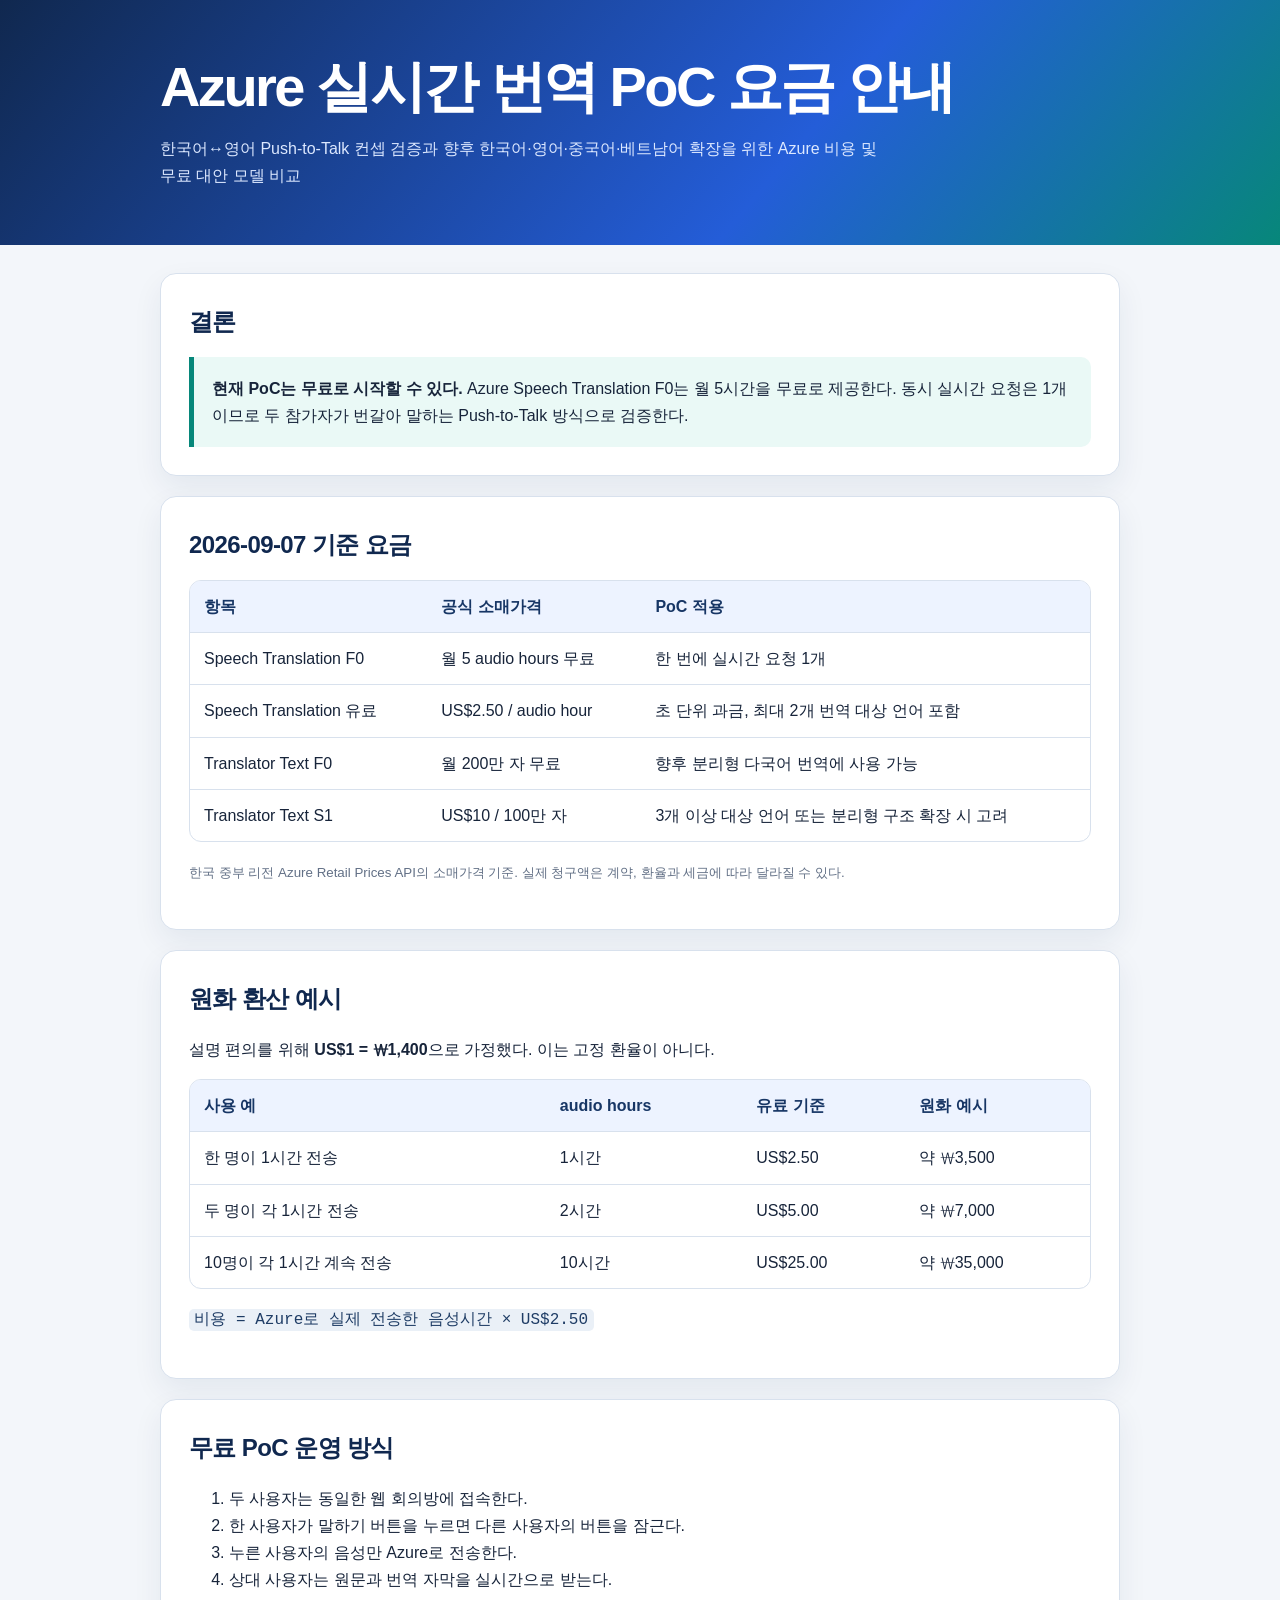
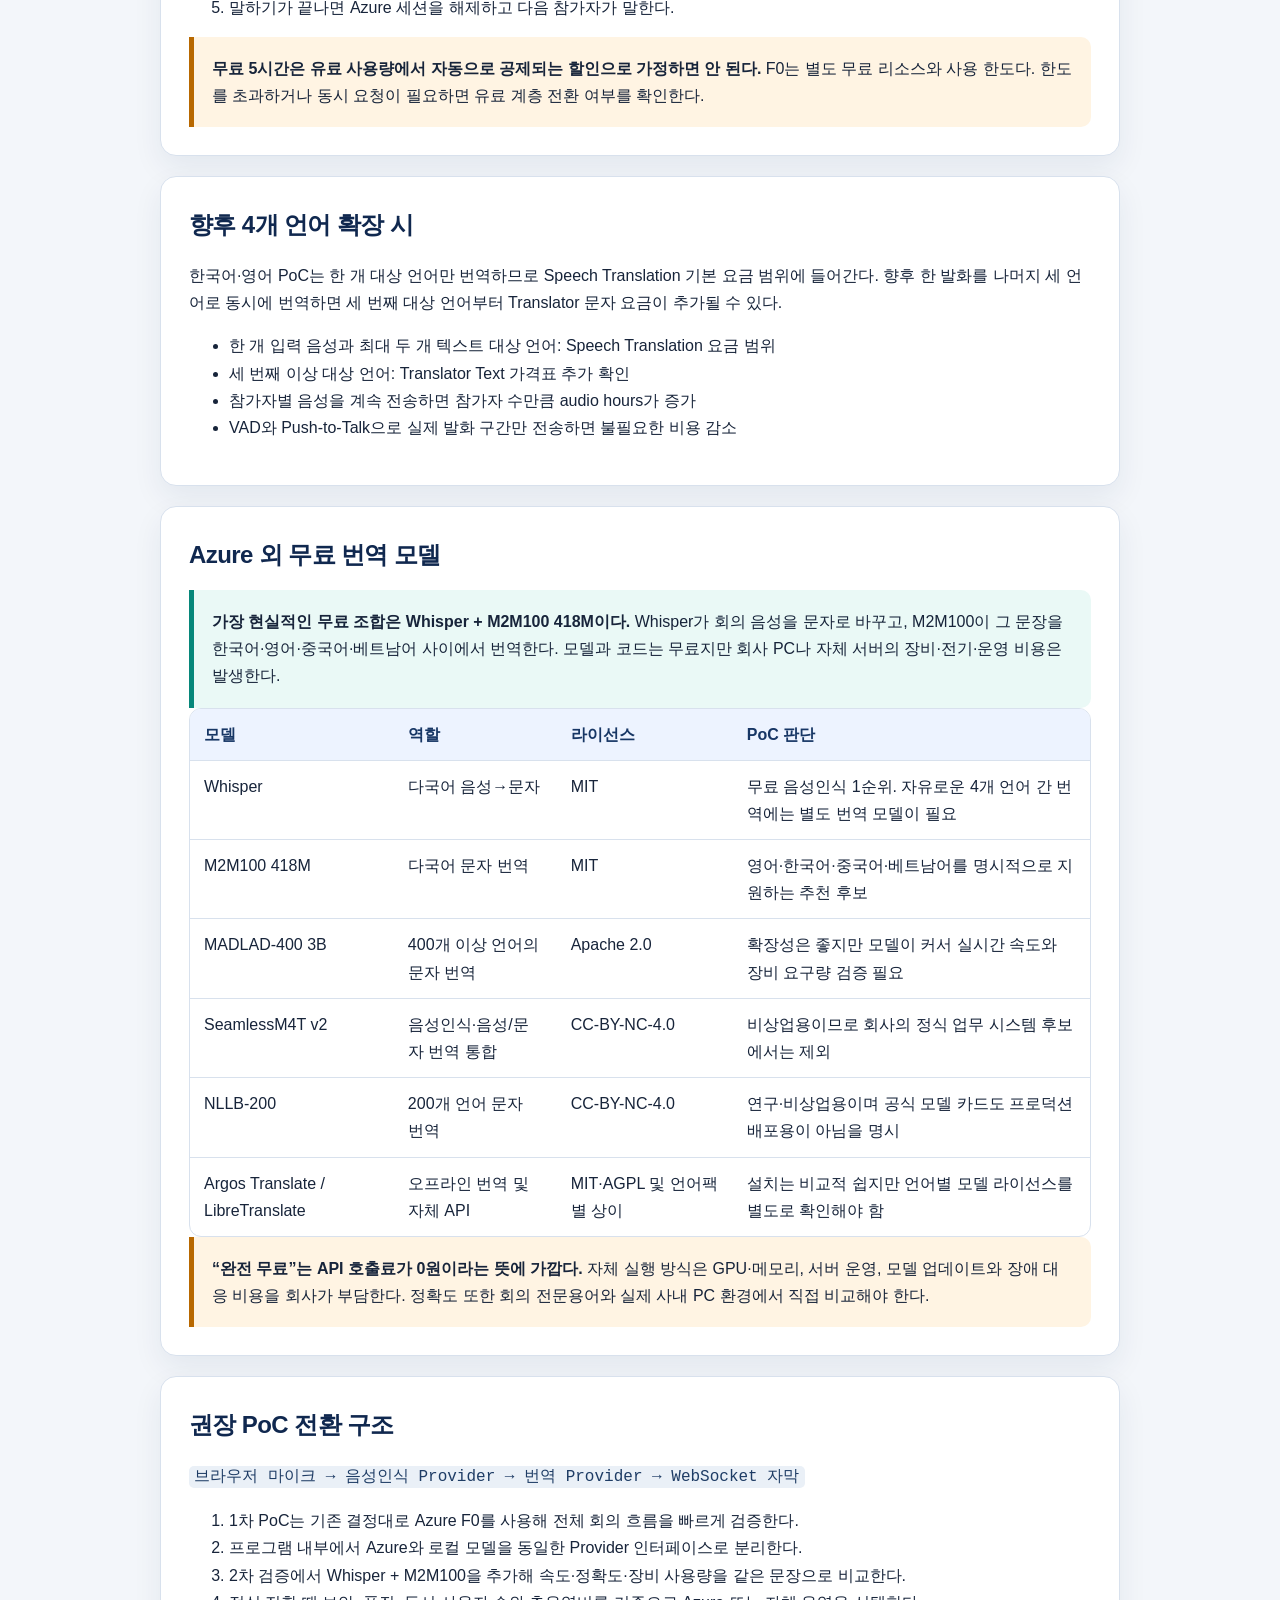
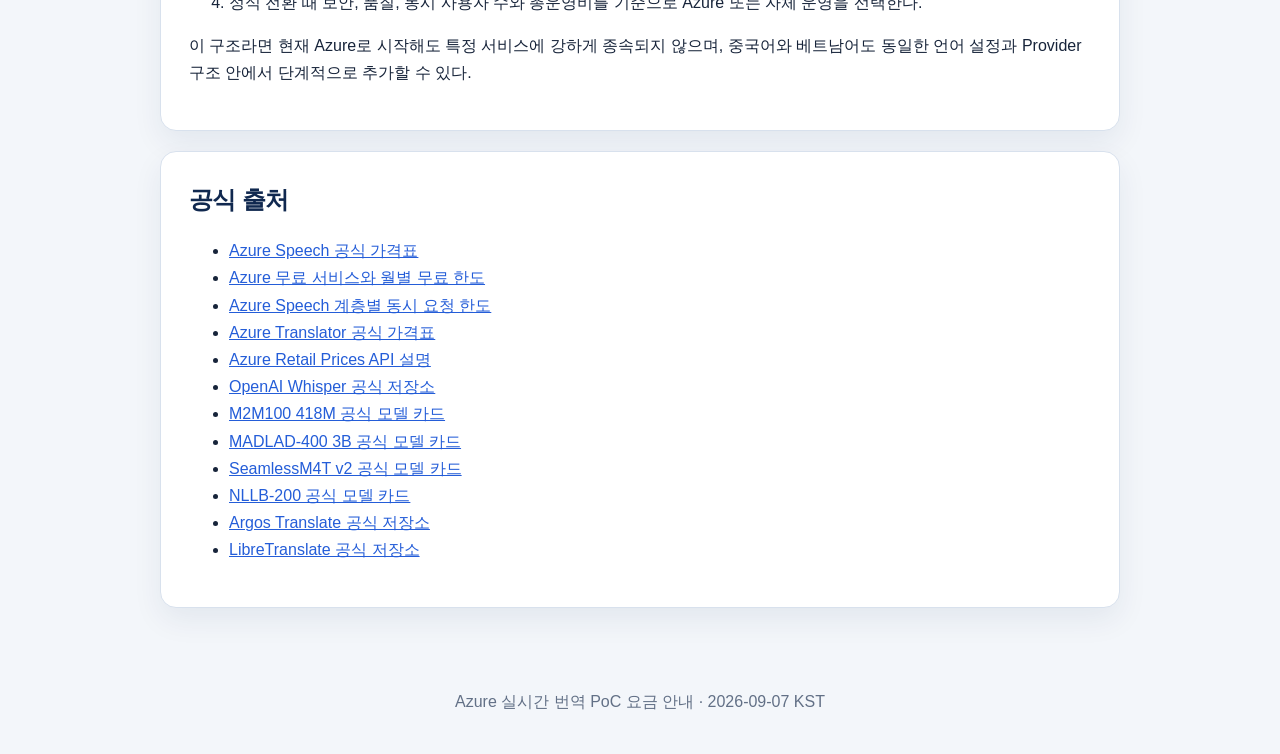
<file: 검토내용/애저_실시간_번역_개념검증_요금_안내.html>
<!doctype html>
<html lang="ko">
<head>
  <meta charset="utf-8">
  <meta name="viewport" content="width=device-width, initial-scale=1">
  <title>Azure 실시간 번역 PoC 요금 안내</title>
  <style>
    :root { --navy:#10284f; --blue:#245dd8; --teal:#07877a; --ink:#17243a; --muted:#627086; --line:#d8e1ed; --bg:#f3f6fa; --paper:#fff; }
    * { box-sizing:border-box; }
    body { margin:0; background:var(--bg); color:var(--ink); font:16px/1.7 "Segoe UI","Malgun Gothic",sans-serif; }
    header { padding:56px 24px; color:#fff; background:linear-gradient(130deg,#10284f,#245dd8 62%,#07877a); }
    header div, main { width:min(960px,100% - 32px); margin:auto; }
    h1 { margin:0; font-size:clamp(2rem,5vw,3.5rem); line-height:1.12; letter-spacing:-.045em; }
    header p { max-width:720px; margin:16px 0 0; color:#dce8ff; }
    main { padding:28px 0 60px; }
    section { margin:0 0 20px; padding:28px; border:1px solid var(--line); border-radius:16px; background:var(--paper); box-shadow:0 12px 30px rgba(16,40,79,.07); }
    h2 { margin:0 0 14px; color:var(--navy); letter-spacing:-.025em; }
    h3 { margin:24px 0 8px; }
    .answer { padding:18px; border-left:5px solid var(--teal); border-radius:0 10px 10px 0; background:#eaf9f6; }
    .warning { padding:18px; border-left:5px solid #b86800; border-radius:0 10px 10px 0; background:#fff4e3; }
    .table-wrap { overflow-x:auto; border:1px solid var(--line); border-radius:12px; }
    table { width:100%; min-width:680px; border-collapse:collapse; }
    th,td { padding:12px 14px; border-bottom:1px solid var(--line); text-align:left; vertical-align:top; }
    th { color:#173665; background:#edf3ff; }
    tr:last-child td { border-bottom:0; }
    code { padding:.12rem .34rem; border-radius:5px; background:#eaf0f7; color:#1e3c65; }
    a { color:var(--blue); }
    small { color:var(--muted); }
    footer { padding:0 20px 42px; color:var(--muted); text-align:center; }
    @media(max-width:620px) { section{padding:22px 18px;} header{padding:44px 18px;} }
  </style>
</head>
<body>
  <header>
    <div>
      <h1>Azure 실시간 번역 PoC 요금 안내</h1>
      <p>한국어↔영어 Push-to-Talk 컨셉 검증과 향후 한국어·영어·중국어·베트남어 확장을 위한 Azure 비용 및 무료 대안 모델 비교</p>
    </div>
  </header>
  <main>
    <section>
      <h2>결론</h2>
      <div class="answer"><strong>현재 PoC는 무료로 시작할 수 있다.</strong> Azure Speech Translation F0는 월 5시간을 무료로 제공한다. 동시 실시간 요청은 1개이므로 두 참가자가 번갈아 말하는 Push-to-Talk 방식으로 검증한다.</div>
    </section>
    <section>
      <h2>2026-09-07 기준 요금</h2>
      <div class="table-wrap">
        <table>
          <thead><tr><th>항목</th><th>공식 소매가격</th><th>PoC 적용</th></tr></thead>
          <tbody>
            <tr><td>Speech Translation F0</td><td>월 5 audio hours 무료</td><td>한 번에 실시간 요청 1개</td></tr>
            <tr><td>Speech Translation 유료</td><td>US$2.50 / audio hour</td><td>초 단위 과금, 최대 2개 번역 대상 언어 포함</td></tr>
            <tr><td>Translator Text F0</td><td>월 200만 자 무료</td><td>향후 분리형 다국어 번역에 사용 가능</td></tr>
            <tr><td>Translator Text S1</td><td>US$10 / 100만 자</td><td>3개 이상 대상 언어 또는 분리형 구조 확장 시 고려</td></tr>
          </tbody>
        </table>
      </div>
      <p><small>한국 중부 리전 Azure Retail Prices API의 소매가격 기준. 실제 청구액은 계약, 환율과 세금에 따라 달라질 수 있다.</small></p>
    </section>
    <section>
      <h2>원화 환산 예시</h2>
      <p>설명 편의를 위해 <strong>US$1 = ₩1,400</strong>으로 가정했다. 이는 고정 환율이 아니다.</p>
      <div class="table-wrap">
        <table>
          <thead><tr><th>사용 예</th><th>audio hours</th><th>유료 기준</th><th>원화 예시</th></tr></thead>
          <tbody>
            <tr><td>한 명이 1시간 전송</td><td>1시간</td><td>US$2.50</td><td>약 ₩3,500</td></tr>
            <tr><td>두 명이 각 1시간 전송</td><td>2시간</td><td>US$5.00</td><td>약 ₩7,000</td></tr>
            <tr><td>10명이 각 1시간 계속 전송</td><td>10시간</td><td>US$25.00</td><td>약 ₩35,000</td></tr>
          </tbody>
        </table>
      </div>
      <p><code>비용 = Azure로 실제 전송한 음성시간 × US$2.50</code></p>
    </section>
    <section>
      <h2>무료 PoC 운영 방식</h2>
      <ol>
        <li>두 사용자는 동일한 웹 회의방에 접속한다.</li>
        <li>한 사용자가 말하기 버튼을 누르면 다른 사용자의 버튼을 잠근다.</li>
        <li>누른 사용자의 음성만 Azure로 전송한다.</li>
        <li>상대 사용자는 원문과 번역 자막을 실시간으로 받는다.</li>
        <li>말하기가 끝나면 Azure 세션을 해제하고 다음 참가자가 말한다.</li>
      </ol>
      <div class="warning"><strong>무료 5시간은 유료 사용량에서 자동으로 공제되는 할인으로 가정하면 안 된다.</strong> F0는 별도 무료 리소스와 사용 한도다. 한도를 초과하거나 동시 요청이 필요하면 유료 계층 전환 여부를 확인한다.</div>
    </section>
    <section>
      <h2>향후 4개 언어 확장 시</h2>
      <p>한국어·영어 PoC는 한 개 대상 언어만 번역하므로 Speech Translation 기본 요금 범위에 들어간다. 향후 한 발화를 나머지 세 언어로 동시에 번역하면 세 번째 대상 언어부터 Translator 문자 요금이 추가될 수 있다.</p>
      <ul>
        <li>한 개 입력 음성과 최대 두 개 텍스트 대상 언어: Speech Translation 요금 범위</li>
        <li>세 번째 이상 대상 언어: Translator Text 가격표 추가 확인</li>
        <li>참가자별 음성을 계속 전송하면 참가자 수만큼 audio hours가 증가</li>
        <li>VAD와 Push-to-Talk으로 실제 발화 구간만 전송하면 불필요한 비용 감소</li>
      </ul>
    </section>
    <section>
      <h2>Azure 외 무료 번역 모델</h2>
      <div class="answer"><strong>가장 현실적인 무료 조합은 Whisper + M2M100 418M이다.</strong> Whisper가 회의 음성을 문자로 바꾸고, M2M100이 그 문장을 한국어·영어·중국어·베트남어 사이에서 번역한다. 모델과 코드는 무료지만 회사 PC나 자체 서버의 장비·전기·운영 비용은 발생한다.</div>
      <div class="table-wrap">
        <table>
          <thead><tr><th>모델</th><th>역할</th><th>라이선스</th><th>PoC 판단</th></tr></thead>
          <tbody>
            <tr><td>Whisper</td><td>다국어 음성→문자</td><td>MIT</td><td>무료 음성인식 1순위. 자유로운 4개 언어 간 번역에는 별도 번역 모델이 필요</td></tr>
            <tr><td>M2M100 418M</td><td>다국어 문자 번역</td><td>MIT</td><td>영어·한국어·중국어·베트남어를 명시적으로 지원하는 추천 후보</td></tr>
            <tr><td>MADLAD-400 3B</td><td>400개 이상 언어의 문자 번역</td><td>Apache 2.0</td><td>확장성은 좋지만 모델이 커서 실시간 속도와 장비 요구량 검증 필요</td></tr>
            <tr><td>SeamlessM4T v2</td><td>음성인식·음성/문자 번역 통합</td><td>CC-BY-NC-4.0</td><td>비상업용이므로 회사의 정식 업무 시스템 후보에서는 제외</td></tr>
            <tr><td>NLLB-200</td><td>200개 언어 문자 번역</td><td>CC-BY-NC-4.0</td><td>연구·비상업용이며 공식 모델 카드도 프로덕션 배포용이 아님을 명시</td></tr>
            <tr><td>Argos Translate / LibreTranslate</td><td>오프라인 번역 및 자체 API</td><td>MIT·AGPL 및 언어팩별 상이</td><td>설치는 비교적 쉽지만 언어별 모델 라이선스를 별도로 확인해야 함</td></tr>
          </tbody>
        </table>
      </div>
      <div class="warning"><strong>“완전 무료”는 API 호출료가 0원이라는 뜻에 가깝다.</strong> 자체 실행 방식은 GPU·메모리, 서버 운영, 모델 업데이트와 장애 대응 비용을 회사가 부담한다. 정확도 또한 회의 전문용어와 실제 사내 PC 환경에서 직접 비교해야 한다.</div>
    </section>
    <section>
      <h2>권장 PoC 전환 구조</h2>
      <p><code>브라우저 마이크 → 음성인식 Provider → 번역 Provider → WebSocket 자막</code></p>
      <ol>
        <li>1차 PoC는 기존 결정대로 Azure F0를 사용해 전체 회의 흐름을 빠르게 검증한다.</li>
        <li>프로그램 내부에서 Azure와 로컬 모델을 동일한 Provider 인터페이스로 분리한다.</li>
        <li>2차 검증에서 Whisper + M2M100을 추가해 속도·정확도·장비 사용량을 같은 문장으로 비교한다.</li>
        <li>정식 전환 때 보안, 품질, 동시 사용자 수와 총운영비를 기준으로 Azure 또는 자체 운영을 선택한다.</li>
      </ol>
      <p>이 구조라면 현재 Azure로 시작해도 특정 서비스에 강하게 종속되지 않으며, 중국어와 베트남어도 동일한 언어 설정과 Provider 구조 안에서 단계적으로 추가할 수 있다.</p>
    </section>
    <section>
      <h2>공식 출처</h2>
      <ul>
        <li><a href="https://azure.microsoft.com/en-us/pricing/details/speech/" target="_blank" rel="noopener noreferrer">Azure Speech 공식 가격표</a></li>
        <li><a href="https://azure.microsoft.com/en-us/pricing/free-services/" target="_blank" rel="noopener noreferrer">Azure 무료 서비스와 월별 무료 한도</a></li>
        <li><a href="https://learn.microsoft.com/en-us/azure/ai-services/speech-service/speech-services-quotas-and-limits" target="_blank" rel="noopener noreferrer">Azure Speech 계층별 동시 요청 한도</a></li>
        <li><a href="https://azure.microsoft.com/en-us/pricing/details/cognitive-services/translator/" target="_blank" rel="noopener noreferrer">Azure Translator 공식 가격표</a></li>
        <li><a href="https://learn.microsoft.com/en-us/rest/api/cost-management/retail-prices/azure-retail-prices" target="_blank" rel="noopener noreferrer">Azure Retail Prices API 설명</a></li>
        <li><a href="https://github.com/openai/whisper" target="_blank" rel="noopener noreferrer">OpenAI Whisper 공식 저장소</a></li>
        <li><a href="https://huggingface.co/facebook/m2m100_418M" target="_blank" rel="noopener noreferrer">M2M100 418M 공식 모델 카드</a></li>
        <li><a href="https://huggingface.co/google/madlad400-3b-mt" target="_blank" rel="noopener noreferrer">MADLAD-400 3B 공식 모델 카드</a></li>
        <li><a href="https://huggingface.co/facebook/seamless-m4t-v2-large" target="_blank" rel="noopener noreferrer">SeamlessM4T v2 공식 모델 카드</a></li>
        <li><a href="https://huggingface.co/facebook/nllb-200-distilled-600M" target="_blank" rel="noopener noreferrer">NLLB-200 공식 모델 카드</a></li>
        <li><a href="https://github.com/argosopentech/argos-translate" target="_blank" rel="noopener noreferrer">Argos Translate 공식 저장소</a></li>
        <li><a href="https://github.com/LibreTranslate/LibreTranslate" target="_blank" rel="noopener noreferrer">LibreTranslate 공식 저장소</a></li>
      </ul>
    </section>
  </main>
  <footer>Azure 실시간 번역 PoC 요금 안내 · 2026-09-07 KST</footer>
</body>
</html>
</file>
